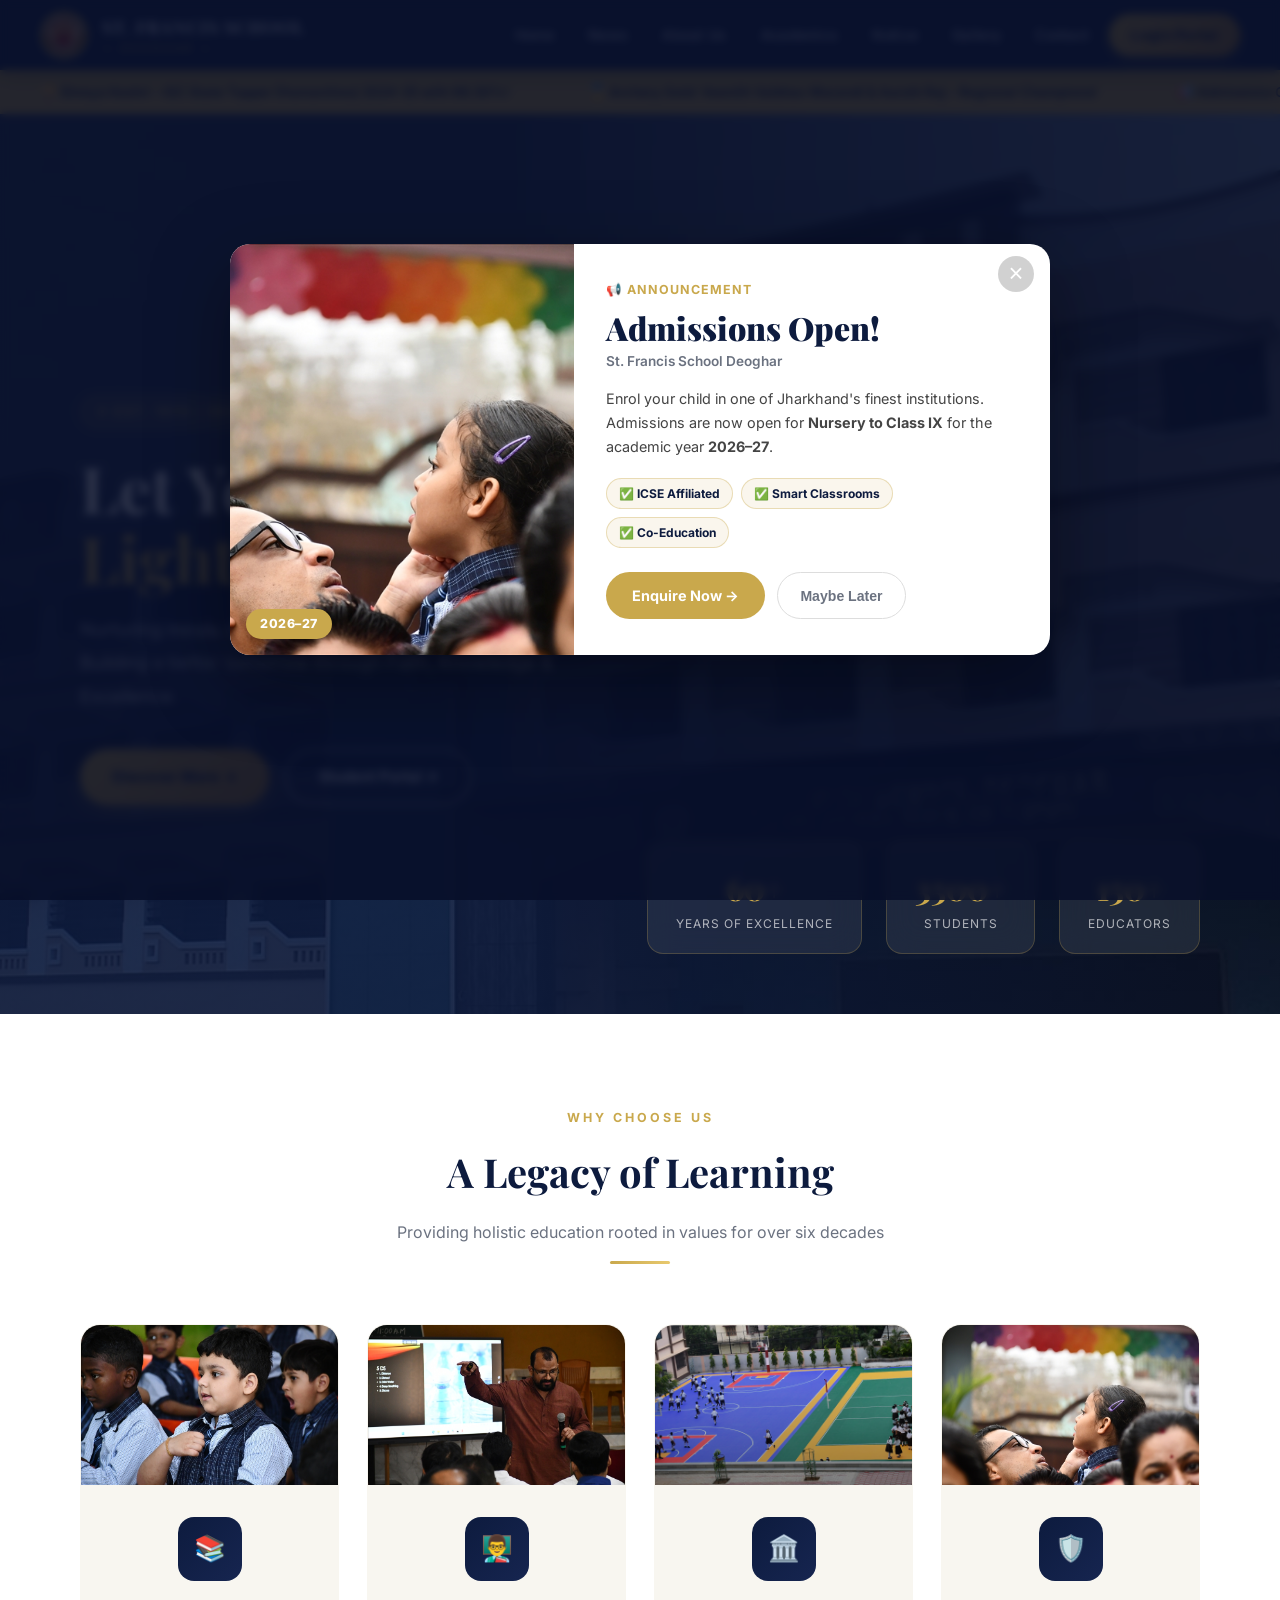
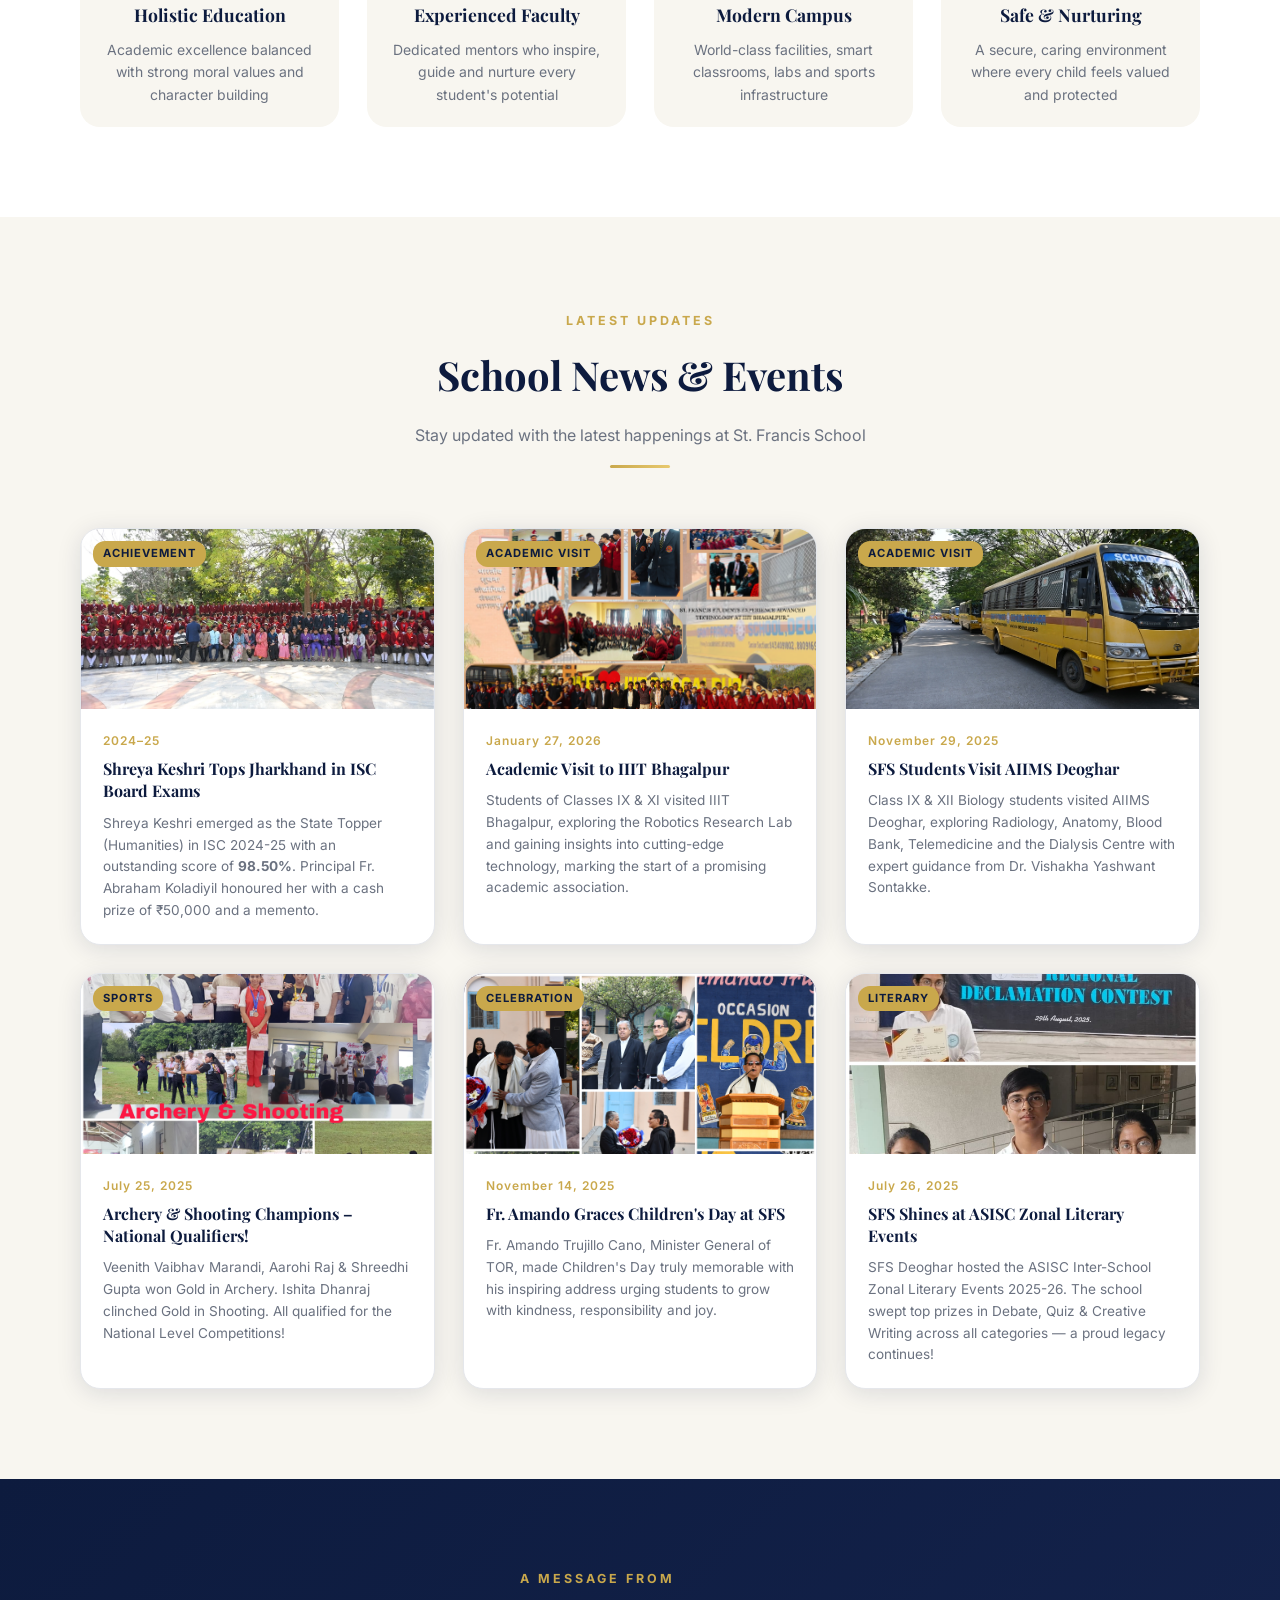
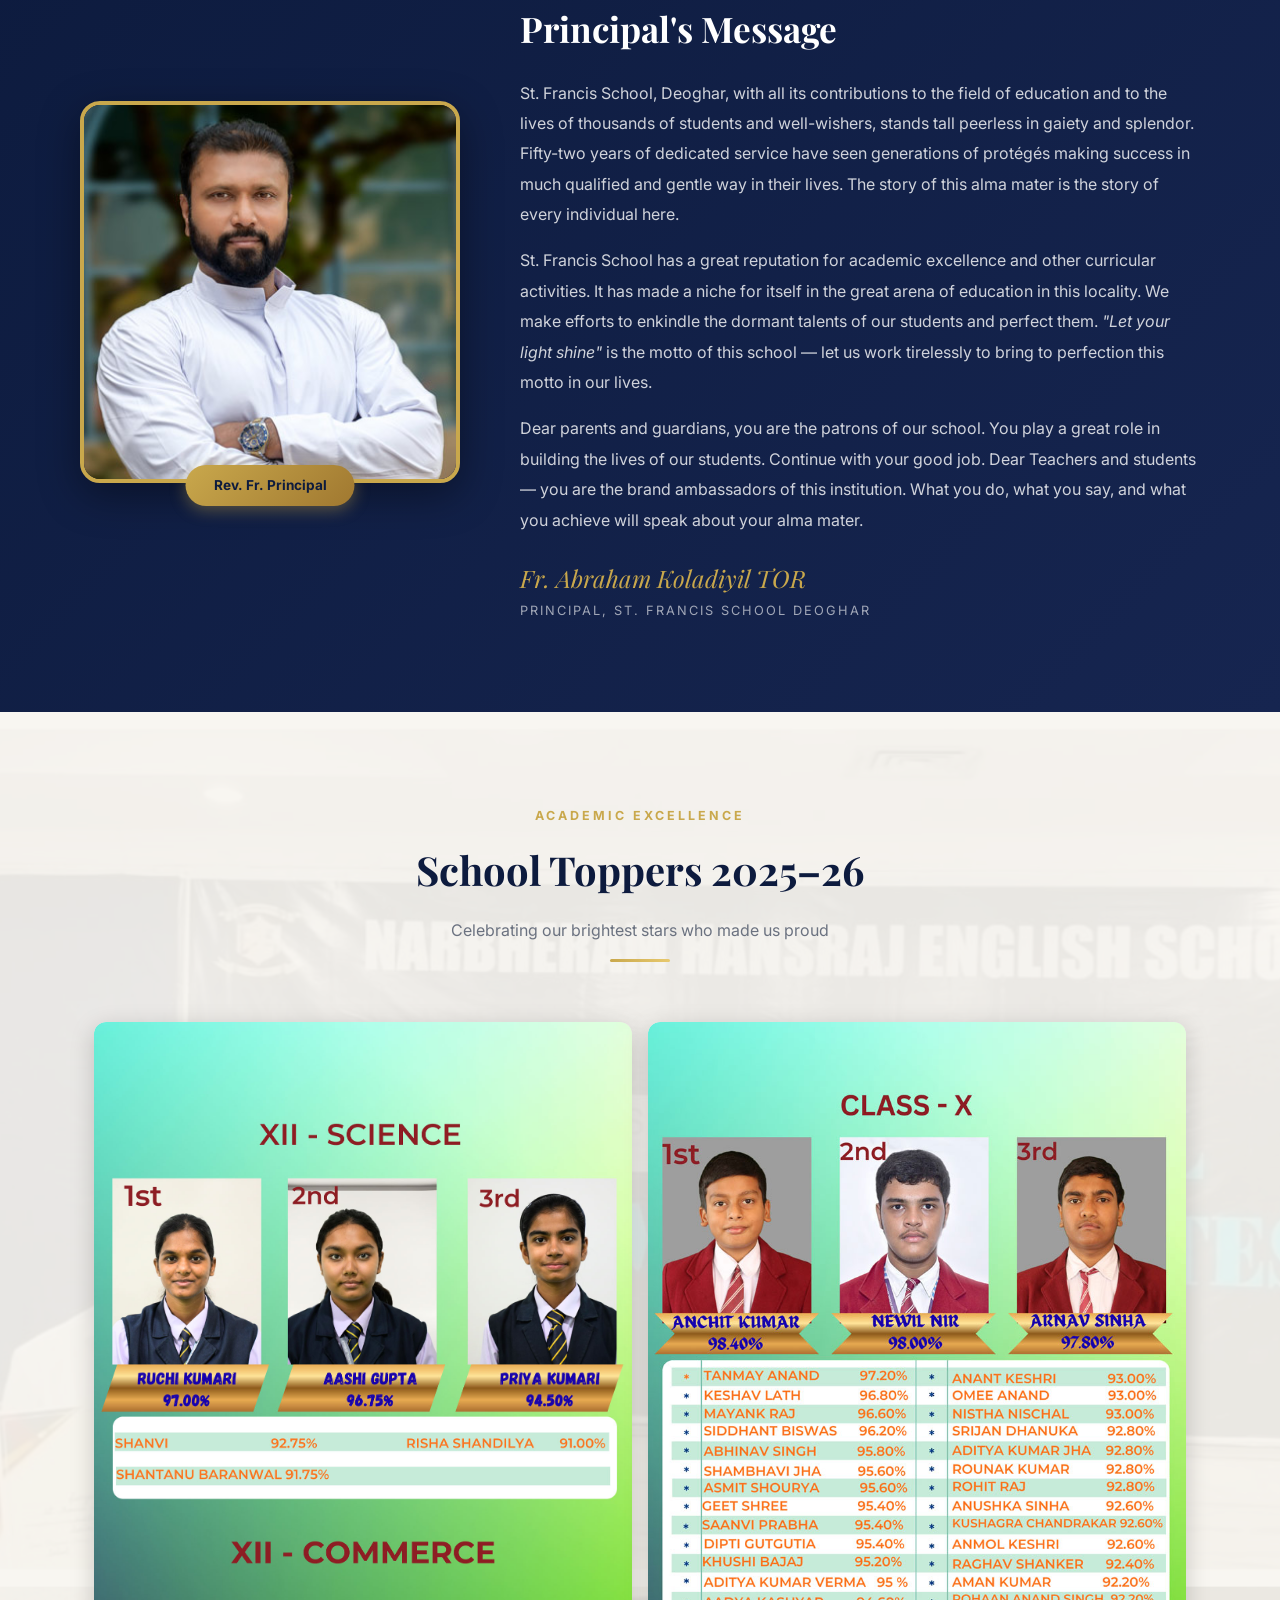
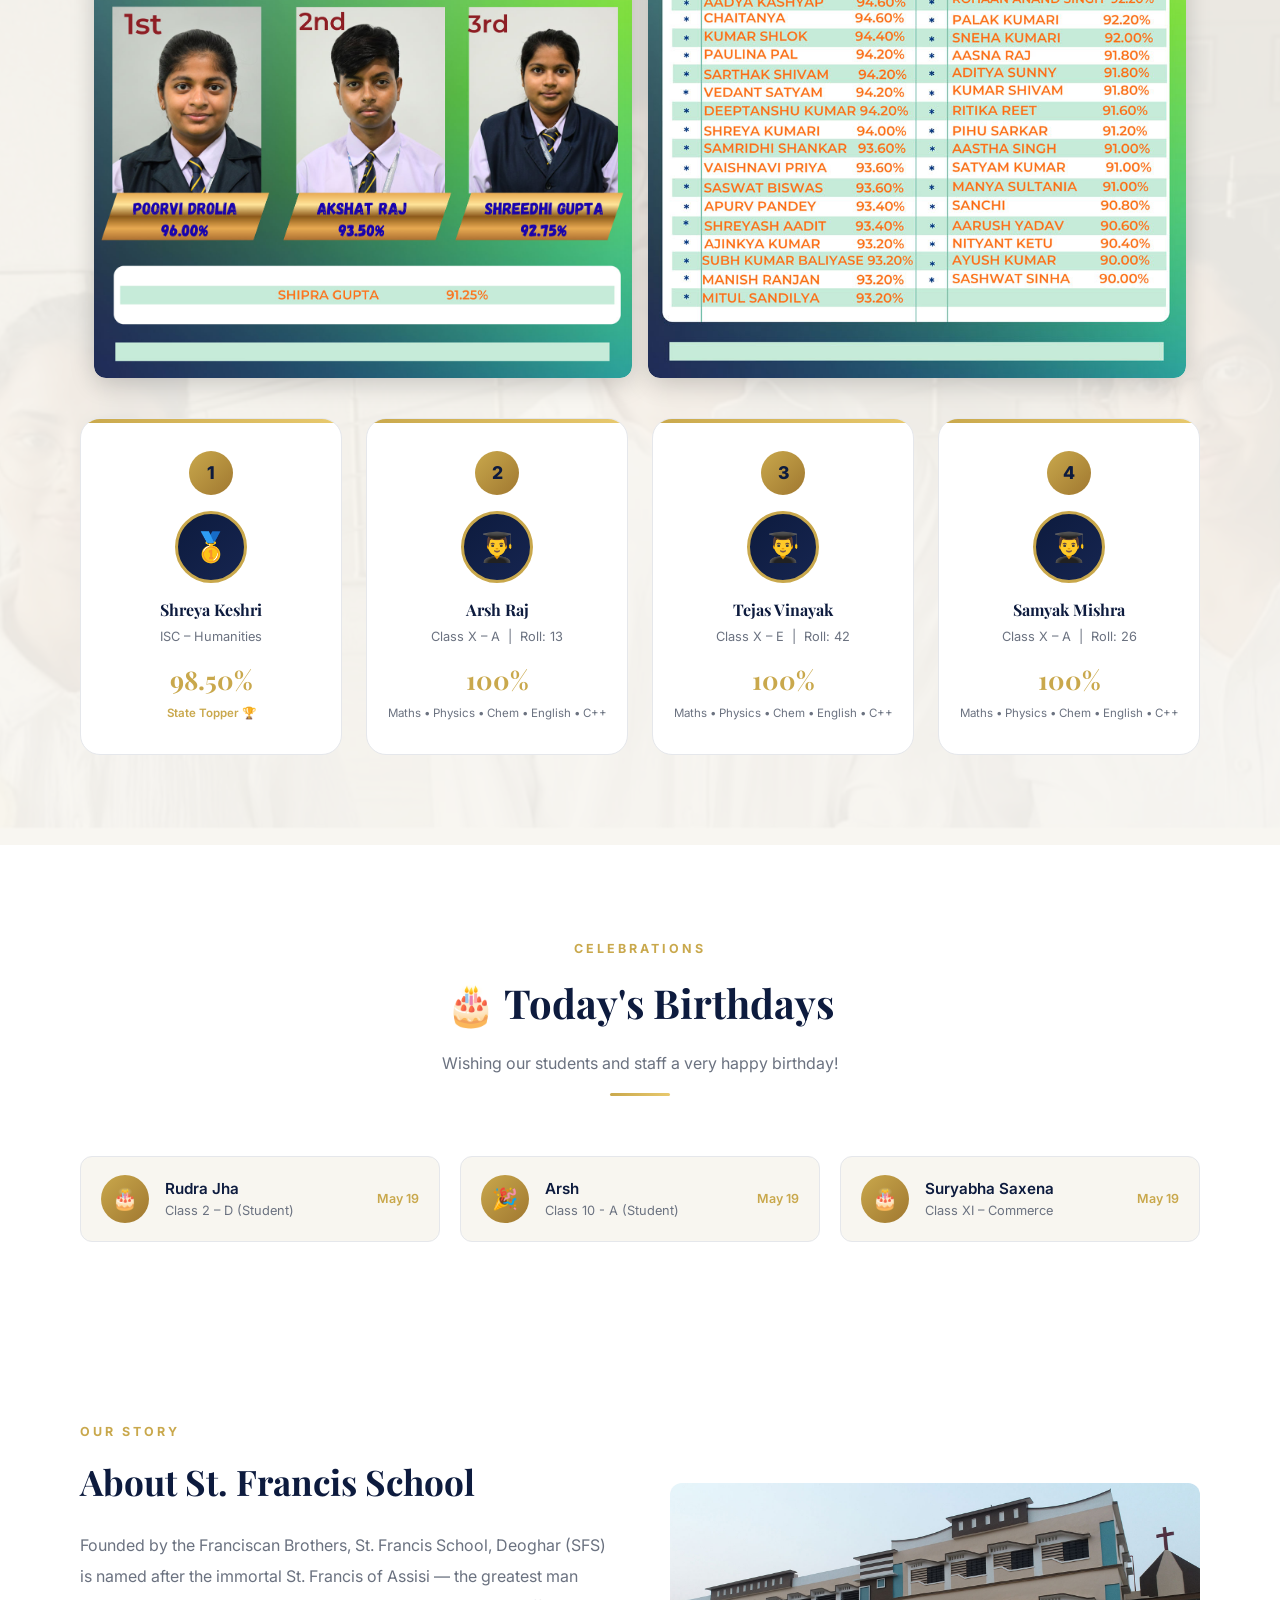
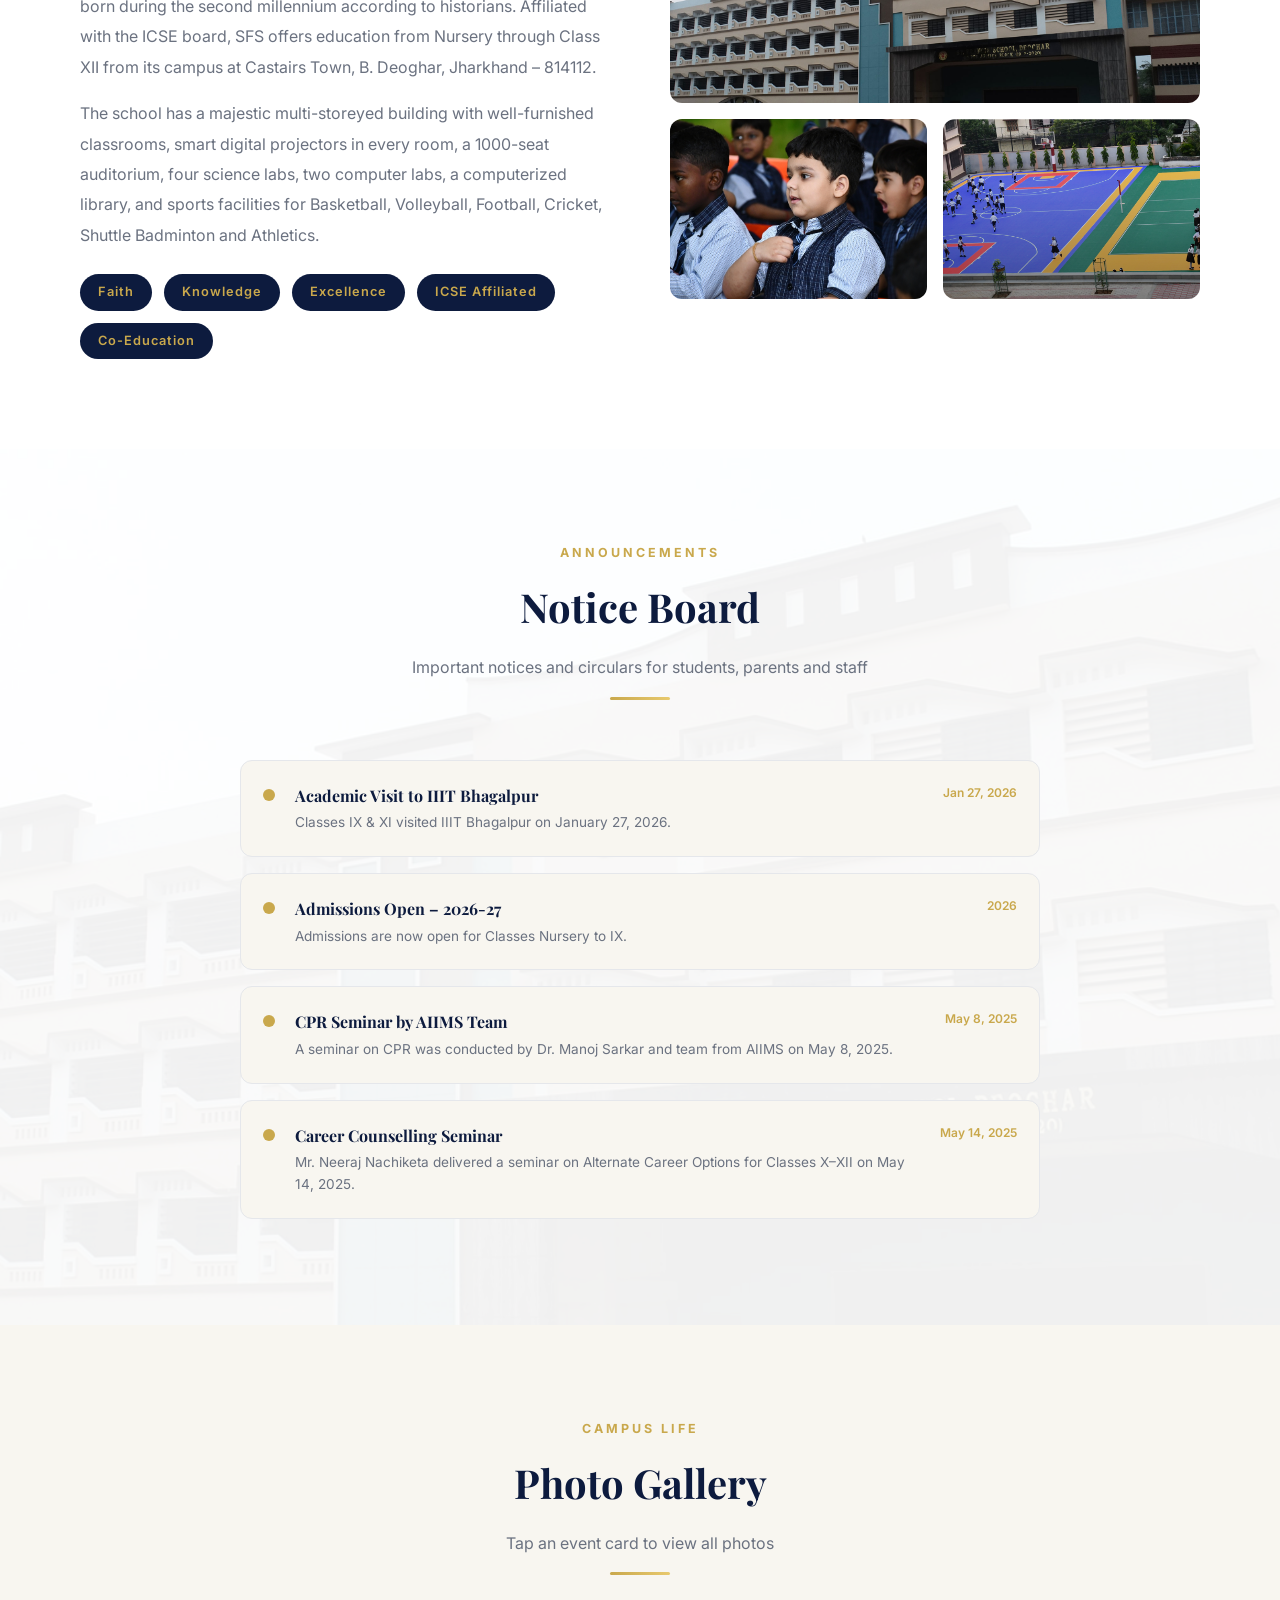
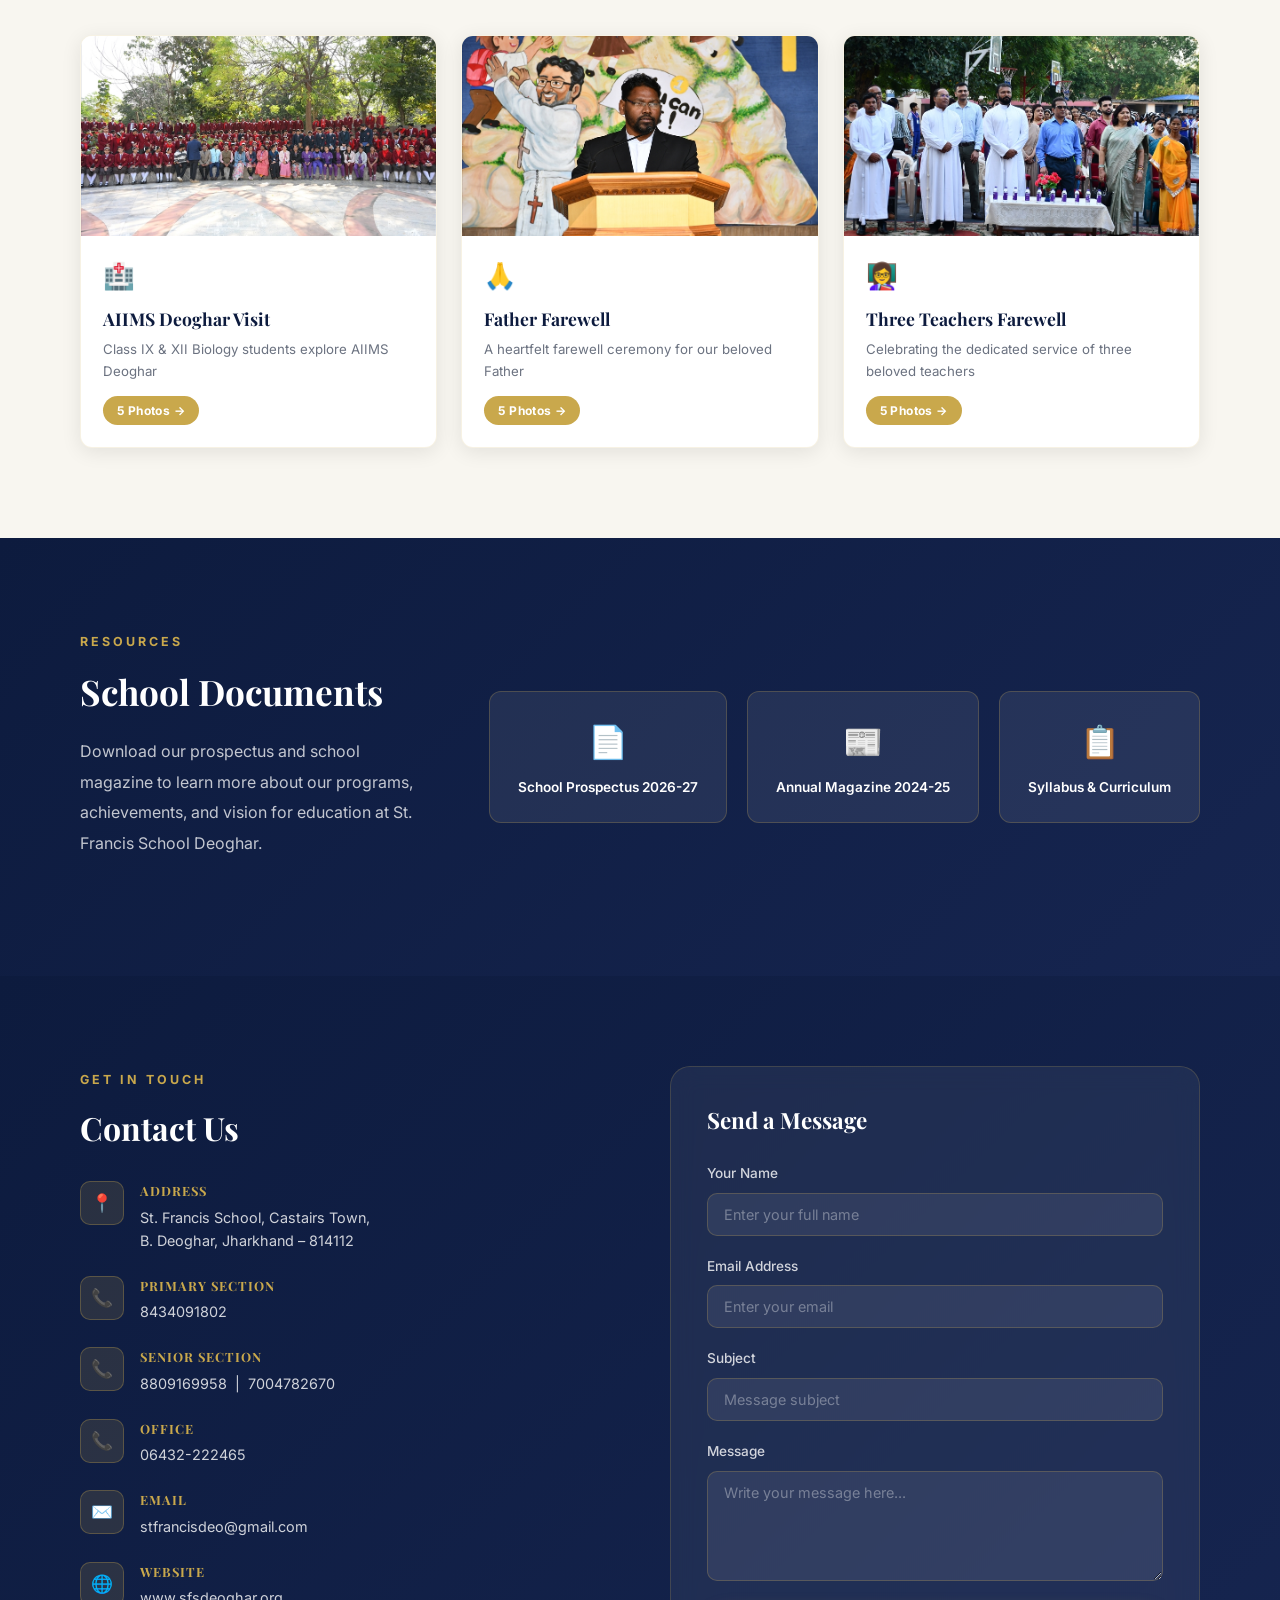
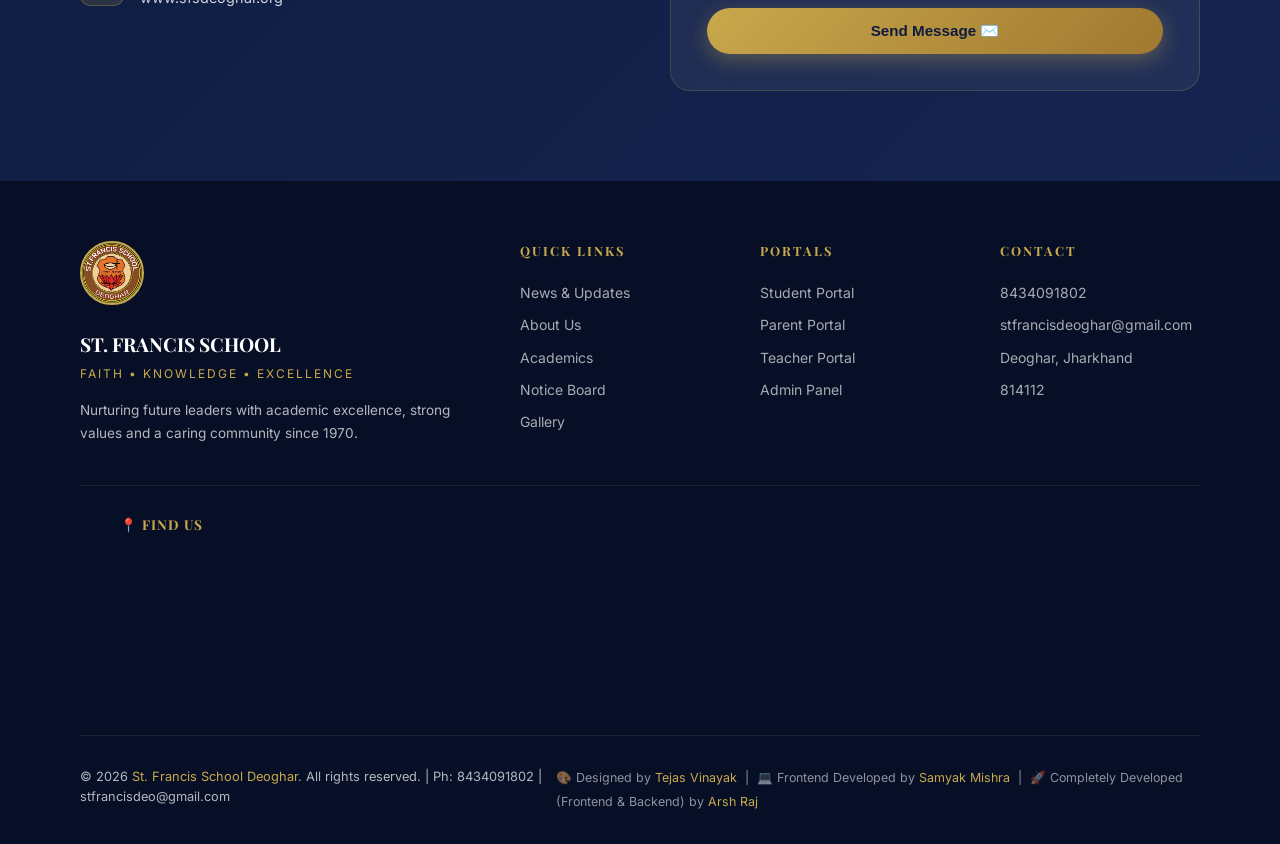
<file: index.html>
<!DOCTYPE html>
<html lang="en">

<head>
  <meta charset="UTF-8" />
  <meta name="viewport" content="width=device-width, initial-scale=1.0" />
  <title>St. Francis School Deoghar – Faith • Knowledge • Excellence</title>
  <meta name="keywords" content="St Francis School Deoghar, SFS Deoghar, ICSE school Jharkhand, St Francis Deoghar" />
  <meta name="description"
    content="St. Francis School Deoghar – Nurturing minds, inspiring hearts, building a better tomorrow." />
  <link rel="stylesheet" href="style.css" />
  <link rel="icon" href="PICS/LOGO.jpg" type="image/jpeg" />
  <script src="sfs-data.js"></script>
  <style>
    .hamburger {
      display: none;
      flex-direction: column;
      gap: 5px;
      cursor: pointer;
    }

    .hamburger span {
      width: 24px;
      height: 2px;
      background: var(--gold);
      border-radius: 2px;
    }

    @media(max-width:768px) {
      .hamburger {
        display: flex;
      }

      .nav-links.open {
        display: flex;
        flex-direction: column;
        position: fixed;
        top: 72px;
        left: 0;
        right: 0;
        background: var(--navy);
        padding: 20px;
        gap: 8px;
        border-top: 1px solid rgba(201, 168, 76, 0.3);
      }
    }

    .hero-bg {
      position: absolute;
      inset: 0;
      background: linear-gradient(to right, rgba(13, 27, 62, 0.88) 40%, rgba(13, 27, 62, 0.45) 100%), url('PICS/HERO-BACK.jpg') center/cover no-repeat;
    }

    .gallery-grid {
      display: grid;
      grid-template-columns: repeat(3, 1fr);
      gap: 20px;
    }

    .gallery-item {
      border-radius: var(--radius);
      overflow: hidden;
      aspect-ratio: 4/3;
      background: linear-gradient(135deg, var(--navy), #1a3a7c);
      display: flex;
      align-items: center;
      justify-content: center;
      font-size: 3rem;
      transition: var(--transition);
      cursor: pointer;
      position: relative;
    }

    .gallery-item img {
      position: absolute;
      inset: 0;
      width: 100%;
      height: 100%;
      object-fit: cover;
      transition: transform 0.4s ease;
    }

    .gallery-item:hover img {
      transform: scale(1.08);
    }

    .gallery-event-label {
      position: absolute;
      bottom: 0;
      left: 0;
      right: 0;
      background: linear-gradient(to top, rgba(13, 27, 62, 0.92), transparent);
      color: #fff;
      font-size: 0.8rem;
      font-weight: 700;
      padding: 18px 12px 10px;
      text-align: center;
      letter-spacing: 0.5px;
    }

    .feature-card-img {
      width: 100%;
      height: 160px;
      object-fit: cover;
      border-radius: var(--radius) var(--radius) 0 0;
      margin-bottom: 0;
    }

    .news-card-img img {
      width: 100%;
      height: 100%;
      object-fit: cover;
    }

    .topper-banners-row {
      display: flex;
      gap: 16px;
      justify-content: center;
      margin-bottom: 40px;
      flex-wrap: wrap;
    }

    .topper-banner {
      flex: 1 1 45%;
      max-width: 48%;
      border-radius: var(--radius);
      overflow: hidden;
      box-shadow: 0 6px 24px rgba(0, 0, 0, 0.18);
    }

    .topper-banner img {
      width: 100%;
      height: auto;
      display: block;
      border-radius: var(--radius);
    }

    @media(max-width:640px) {
      .topper-banner {
        max-width: 100%;
        flex: 1 1 100%;
      }
    }

    .toppers-section-bg {
      position: relative;
    }

    .toppers-section-bg::before {
      content: '';
      position: absolute;
      inset: 0;
      background: url('PICS/ACHIVEMENT.jpeg') center/cover no-repeat;
      opacity: 0.07;
      pointer-events: none;
      z-index: 0;
    }

    .toppers-section-bg>* {
      position: relative;
      z-index: 1;
    }

    .gallery-item:hover {
      transform: scale(1.03);
      box-shadow: var(--shadow-lg);
    }

    .prospectus-section {
      background: linear-gradient(135deg, var(--navy), var(--navy-light));
    }

    .prospectus-inner {
      display: flex;
      align-items: center;
      gap: 60px;
    }

    .prospectus-text h2 {
      color: var(--white);
      font-size: 2.2rem;
      margin-bottom: 16px;
    }

    .prospectus-text p {
      color: rgba(255, 255, 255, 0.75);
      line-height: 1.9;
      margin-bottom: 28px;
    }

    .doc-cards {
      display: flex;
      gap: 20px;
      flex-wrap: wrap;
    }

    .doc-card {
      background: rgba(255, 255, 255, 0.08);
      border: 1px solid rgba(201, 168, 76, 0.25);
      border-radius: var(--radius);
      padding: 24px 28px;
      text-align: center;
      transition: var(--transition);
      cursor: pointer;
      min-width: 140px;
    }

    .doc-card:hover {
      background: rgba(201, 168, 76, 0.1);
      border-color: var(--gold);
      transform: translateY(-4px);
    }

    .doc-card .doc-icon {
      font-size: 2rem;
      margin-bottom: 10px;
    }

    .doc-card p {
      color: var(--white);
      font-size: 0.85rem;
      font-weight: 600;
    }

    .gallery-tab {
      background: rgba(13, 27, 62, 0.08);
      border: 1.5px solid rgba(201, 168, 76, 0.3);
      border-radius: 50px;
      padding: 9px 22px;
      font-size: 0.85rem;
      font-weight: 700;
      color: var(--navy);
      cursor: pointer;
      transition: all 0.25s;
      letter-spacing: 0.4px;
    }

    .gallery-tab:hover {
      background: rgba(201, 168, 76, 0.15);
      border-color: var(--gold);
      color: var(--navy);
    }

    .gallery-tab.active {
      background: var(--gold);
      border-color: var(--gold);
      color: #fff;
      box-shadow: 0 4px 16px rgba(201, 168, 76, 0.35);
    }

    /* Event Cards */
    .event-cards-grid {
      display: grid;
      grid-template-columns: repeat(3, 1fr);
      gap: 24px;
    }

    @media(max-width:768px) {
      .event-cards-grid {
        grid-template-columns: 1fr;
      }
    }

    .event-card {
      background: var(--white);
      border-radius: var(--radius);
      overflow: hidden;
      box-shadow: 0 4px 20px rgba(0, 0, 0, 0.09);
      cursor: pointer;
      transition: transform 0.28s, box-shadow 0.28s;
      border: 1.5px solid rgba(201, 168, 76, 0.15);
    }

    .event-card:hover {
      transform: translateY(-6px);
      box-shadow: 0 12px 36px rgba(13, 27, 62, 0.16);
    }

    .event-card-thumb {
      height: 200px;
      overflow: hidden;
    }

    .event-card-thumb img {
      width: 100%;
      height: 100%;
      object-fit: cover;
      transition: transform 0.4s;
    }

    .event-card:hover .event-card-thumb img {
      transform: scale(1.06);
    }

    .event-card-body {
      padding: 20px 22px 22px;
    }

    .event-card-icon {
      font-size: 1.6rem;
      margin-bottom: 8px;
    }

    .event-card-body h3 {
      color: var(--navy);
      font-size: 1.1rem;
      font-weight: 700;
      margin-bottom: 6px;
    }

    .event-card-body p {
      color: var(--gray);
      font-size: 0.83rem;
      line-height: 1.6;
      margin-bottom: 14px;
    }

    .event-card-count {
      display: inline-block;
      background: var(--gold);
      color: #fff;
      font-size: 0.75rem;
      font-weight: 700;
      padding: 5px 14px;
      border-radius: 50px;
      letter-spacing: 0.4px;
    }

    /* Lightbox Modal */
    .gallery-modal {
      display: none;
      position: fixed;
      inset: 0;
      background: rgba(8, 15, 40, 0.92);
      z-index: 9999;
      overflow-y: auto;
      padding: 24px 16px;
    }

    .gallery-modal.open {
      display: flex;
      align-items: flex-start;
      justify-content: center;
    }

    .gallery-modal-inner {
      background: var(--white);
      border-radius: 16px;
      width: 100%;
      max-width: 900px;
      padding: 32px 28px;
      position: relative;
      margin: auto;
    }

    .modal-close {
      position: absolute;
      top: 14px;
      right: 18px;
      background: none;
      border: none;
      font-size: 2rem;
      color: var(--navy);
      cursor: pointer;
      line-height: 1;
      font-weight: 700;
    }

    .modal-close:hover {
      color: var(--gold);
    }

    .modal-title {
      color: var(--navy);
      font-size: 1.5rem;
      font-weight: 800;
      margin-bottom: 24px;
      padding-right: 40px;
    }

    .modal-photo-grid {
      display: grid;
      grid-template-columns: repeat(3, 1fr);
      gap: 14px;
    }

    @media(max-width:600px) {
      .modal-photo-grid {
        grid-template-columns: 1fr 1fr;
      }
    }

    .modal-photo-item {
      border-radius: 10px;
      overflow: hidden;
      aspect-ratio: 4/3;
    }

    .modal-photo-item img {
      width: 100%;
      height: 100%;
      object-fit: cover;
      display: block;
      transition: transform 0.3s;
    }

    .modal-photo-item:hover img {
      transform: scale(1.04);
    }

    /* Footer Map */
    .footer-map {
      padding: 28px 40px 0;
      border-top: 1px solid rgba(255, 255, 255, 0.08);
    }

    @media(max-width:768px) {
      .footer-map {
        padding: 24px 20px 0;
      }
    }

    /* Admission Popup */
    .adm-overlay {
      display: none;
      position: fixed;
      inset: 0;
      background: rgba(8, 15, 40, 0.85);
      z-index: 10000;
      align-items: center;
      justify-content: center;
      padding: 20px;
      backdrop-filter: blur(4px);
    }

    .adm-overlay.open {
      display: flex;
    }

    .adm-modal {
      background: var(--white);
      border-radius: 20px;
      overflow: hidden;
      max-width: 820px;
      width: 100%;
      display: flex;
      flex-direction: row;
      box-shadow: 0 24px 80px rgba(0, 0, 0, 0.4);
      position: relative;
      animation: adm-in 0.4s cubic-bezier(.22, .9, .36, 1) both;
    }

    @keyframes adm-in {
      from {
        opacity: 0;
        transform: scale(0.88) translateY(24px)
      }

      to {
        opacity: 1;
        transform: none
      }
    }

    .adm-close {
      position: absolute;
      top: 12px;
      right: 16px;
      background: rgba(0, 0, 0, 0.18);
      border: none;
      color: #fff;
      font-size: 1.6rem;
      line-height: 1;
      width: 36px;
      height: 36px;
      border-radius: 50%;
      cursor: pointer;
      z-index: 2;
      display: flex;
      align-items: center;
      justify-content: center;
      transition: background 0.2s;
    }

    .adm-close:hover {
      background: rgba(0, 0, 0, 0.45);
    }

    .adm-img-wrap {
      position: relative;
      flex: 0 0 42%;
      overflow: hidden;
    }

    .adm-img-wrap img {
      width: 100%;
      height: 100%;
      object-fit: cover;
      display: block;
    }

    .adm-img-badge {
      position: absolute;
      bottom: 16px;
      left: 16px;
      background: var(--gold);
      color: #fff;
      font-size: 0.78rem;
      font-weight: 800;
      padding: 5px 14px;
      border-radius: 50px;
      letter-spacing: 0.5px;
    }

    .adm-body {
      padding: 36px 32px;
      flex: 1;
      display: flex;
      flex-direction: column;
      justify-content: center;
    }

    .adm-tag {
      font-size: 0.78rem;
      font-weight: 700;
      color: var(--gold);
      letter-spacing: 1px;
      text-transform: uppercase;
      margin-bottom: 10px;
    }

    .adm-title {
      font-size: 2rem;
      font-weight: 900;
      color: var(--navy);
      margin-bottom: 4px;
      line-height: 1.15;
    }

    .adm-sub {
      font-size: 0.85rem;
      color: var(--gray);
      font-weight: 600;
      margin-bottom: 14px;
    }

    .adm-desc {
      font-size: 0.9rem;
      color: #444;
      line-height: 1.7;
      margin-bottom: 18px;
    }

    .adm-highlights {
      display: flex;
      flex-wrap: wrap;
      gap: 8px;
      margin-bottom: 24px;
    }

    .adm-highlights span {
      background: rgba(201, 168, 76, 0.1);
      border: 1px solid rgba(201, 168, 76, 0.35);
      color: var(--navy);
      font-size: 0.75rem;
      font-weight: 700;
      padding: 5px 12px;
      border-radius: 50px;
    }

    .adm-actions {
      display: flex;
      gap: 12px;
      flex-wrap: wrap;
    }

    .adm-btn-primary {
      background: var(--gold);
      color: #fff;
      border: none;
      padding: 12px 26px;
      border-radius: 50px;
      font-weight: 700;
      font-size: 0.9rem;
      cursor: pointer;
      text-decoration: none;
      transition: opacity 0.2s;
      display: inline-block;
    }

    .adm-btn-primary:hover {
      opacity: 0.88;
    }

    .adm-btn-ghost {
      background: transparent;
      color: var(--gray);
      border: 1.5px solid #ddd;
      padding: 12px 22px;
      border-radius: 50px;
      font-weight: 600;
      font-size: 0.88rem;
      cursor: pointer;
      transition: border-color 0.2s;
    }

    .adm-btn-ghost:hover {
      border-color: var(--navy);
      color: var(--navy);
    }

    @media(max-width:600px) {
      .adm-modal {
        flex-direction: column;
      }

      .adm-img-wrap {
        flex: 0 0 200px;
        height: 200px;
      }

      .adm-body {
        padding: 24px 20px;
      }

      .adm-title {
        font-size: 1.5rem;
      }
    }
  </style>
</head>

<body>

  <!-- NAVBAR -->
  <nav class="navbar">
    <div class="brand">
      <img src="PICS/LOGO.jpg" alt="St. Francis School Logo" />
      <div class="brand-text">
        <div class="name">ST. FRANCIS SCHOOL</div>
        <div class="sub">— Deoghar —</div>
      </div>
    </div>
    <div class="nav-links" id="navLinks">
      <a href="#home" class="active">Home</a>
      <a href="#news">News</a>
      <a href="#principal">About Us</a>
      <a href="#toppers">Academics</a>
      <a href="#notice">Notice</a>
      <a href="#gallery">Gallery</a>
      <a href="#contact">Contact</a>
      <a href="login.html" class="btn-login">Login Portal</a>
    </div>
    <div class="hamburger" onclick="toggleNav()">
      <span></span><span></span><span></span>
    </div>
  </nav>

  <!-- TICKER -->
  <div class="ticker" style="margin-top:72px;">
    <div class="ticker-inner">
      <span>🏆 Shreya Keshri – ISC State Topper (Humanities) 2024-25 with 98.50%!</span>
      <span>🥇 Archery Gold: Veenith Vaibhav Marandi & Aarohi Raj – Regional Champions!</span>
      <span>📢 Admissions Open for 2026-27 – Visit School Office</span>
      <span>🎯 Shooting Gold: Ishita Dhanraj – All qualified for Nationals!</span>
      <span>🏛️ Academic Visit to IIIT Bhagalpur & AIIMS Deoghar</span>
      <span>🌟 UPSC Success: Ayush Venkat Vats (2014 Batch) – Rank 74!</span>
      <span>🏆 Shreya Keshri – ISC State Topper (Humanities) 2024-25 with 98.50%!</span>
      <span>🥇 Archery Gold: Veenith Vaibhav Marandi & Aarohi Raj – Regional Champions!</span>
      <span>📢 Admissions Open for 2026-27 – Visit School Office</span>
      <span>🎯 Shooting Gold: Ishita Dhanraj – All qualified for Nationals!</span>
    </div>
  </div>

  <!-- HERO -->
  <section class="hero" id="home">
    <div class="hero-bg"></div>
    <div class="hero-content fade-in">
      <div class="hero-badge">✦ Est. 1970 • Deoghar, Jharkhand</div>
      <h1>Let Your<br /><span>Light Shine</span></h1>
      <p>Nurturing minds. Inspiring hearts.<br />Building a better tomorrow through Faith, Knowledge & Excellence.</p>
      <div class="hero-btns">
        <a href="#about" class="btn-primary">Discover More →</a>
        <a href="login.html" class="btn-outline">Student Portal ↗</a>
      </div>
    </div>
    <div class="hero-stats">
      <div class="stat-card">
        <div class="num">60+</div>
        <div class="label">Years of Excellence</div>
      </div>
      <div class="stat-card">
        <div class="num">3500+</div>
        <div class="label">Students</div>
      </div>
      <div class="stat-card">
        <div class="num">150+</div>
        <div class="label">Educators</div>
      </div>
    </div>
  </section>

  <!-- FEATURES -->
  <section class="features section">
    <div class="section-header">
      <div class="section-tag">Why Choose Us</div>
      <h2>A Legacy of Learning</h2>
      <p>Providing holistic education rooted in values for over six decades</p>
      <div class="divider"></div>
    </div>
    <div class="features-grid">
      <div class="feature-card" style="padding:0;overflow:hidden;">
        <img src="PICS/LOL/HE.jpg" alt="Holistic Education at SFS" class="feature-card-img" />
        <div style="padding:24px 20px 20px;">
          <div class="feature-icon">📚</div>
          <h3>Holistic Education</h3>
          <p>Academic excellence balanced with strong moral values and character building</p>
        </div>
      </div>
      <div class="feature-card" style="padding:0;overflow:hidden;">
        <img src="PICS/LOL/EF.jpg" alt="Experienced Faculty at SFS" class="feature-card-img" />
        <div style="padding:24px 20px 20px;">
          <div class="feature-icon">👨‍🏫</div>
          <h3>Experienced Faculty</h3>
          <p>Dedicated mentors who inspire, guide and nurture every student's potential</p>
        </div>
      </div>
      <div class="feature-card" style="padding:0;overflow:hidden;">
        <img src="PICS/LOL/me.png" alt="Modern Campus at SFS" class="feature-card-img" />
        <div style="padding:24px 20px 20px;">
          <div class="feature-icon">🏛️</div>
          <h3>Modern Campus</h3>
          <p>World-class facilities, smart classrooms, labs and sports infrastructure</p>
        </div>
      </div>
      <div class="feature-card" style="padding:0;overflow:hidden;">
        <img src="PICS/LOL/SAFE.jpg" alt="Safe and Nurturing Environment at SFS" class="feature-card-img" />
        <div style="padding:24px 20px 20px;">
          <div class="feature-icon">🛡️</div>
          <h3>Safe &amp; Nurturing</h3>
          <p>A secure, caring environment where every child feels valued and protected</p>
        </div>
      </div>
    </div>
  </section>

  <!-- NEWS -->
  <section class="section" id="news" style="background:var(--off-white);">
    <div class="section-header">
      <div class="section-tag">Latest Updates</div>
      <h2>School News & Events</h2>
      <p>Stay updated with the latest happenings at St. Francis School</p>
      <div class="divider"></div>
    </div>
    <div class="news-grid">
      <div class="news-card">
        <div class="news-card-img" style="background:linear-gradient(135deg,#0d1b3e,#1a3a7c);overflow:hidden;">
          <img src="PICS/AIIMS(900)/A.jpg" alt="AIIMS Visit" style="width:100%;height:100%;object-fit:cover;" />
          <div class="news-badge">Achievement</div>
        </div>
        <div class="news-body">
          <div class="news-date">2024–25</div>
          <h3>Shreya Keshri Tops Jharkhand in ISC Board Exams</h3>
          <p>Shreya Keshri emerged as the State Topper (Humanities) in ISC 2024-25 with an outstanding score of
            <strong>98.50%</strong>. Principal Fr. Abraham Koladiyil honoured her with a cash prize of ₹50,000 and a
            memento.
          </p>
        </div>
      </div>
      <div class="news-card">
        <div class="news-card-img" style="background:linear-gradient(135deg,#1a2d6b,#2a4a9c);overflow:hidden;">
          <img src="PICS/IIIT.png" alt="IIIT Visit" style="width:100%;height:100%;object-fit:cover;" />
          <div class="news-badge">Academic Visit</div>
        </div>
        <div class="news-body">
          <div class="news-date">January 27, 2026</div>
          <h3>Academic Visit to IIIT Bhagalpur</h3>
          <p>Students of Classes IX &amp; XI visited IIIT Bhagalpur, exploring the Robotics Research Lab and gaining
            insights into cutting-edge technology, marking the start of a promising academic association.</p>
        </div>
      </div>
      <div class="news-card">
        <div class="news-card-img" style="background:linear-gradient(135deg,#0d2b1e,#0f4a32);overflow:hidden;">
          <img src="PICS/AIIMS(900)/A2.jpg" alt="AIIMS Deoghar Visit"
            style="width:100%;height:100%;object-fit:cover;" />
          <div class="news-badge">Academic Visit</div>
        </div>
        <div class="news-body">
          <div class="news-date">November 29, 2025</div>
          <h3>SFS Students Visit AIIMS Deoghar</h3>
          <p>Class IX &amp; XII Biology students visited AIIMS Deoghar, exploring Radiology, Anatomy, Blood Bank,
            Telemedicine and the Dialysis Centre with expert guidance from Dr. Vishakha Yashwant Sontakke.</p>
        </div>
      </div>
      <div class="news-card">
        <div class="news-card-img" style="background:linear-gradient(135deg,#3d1a00,#7a3600);overflow:hidden;">
          <img src="PICS/ARCHARY AND SHOOTING.jpeg" alt="Archery and Shooting Champions"
            style="width:100%;height:100%;object-fit:cover;" />
          <div class="news-badge">Sports</div>
        </div>
        <div class="news-body">
          <div class="news-date">July 25, 2025</div>
          <h3>Archery &amp; Shooting Champions – National Qualifiers!</h3>
          <p>Veenith Vaibhav Marandi, Aarohi Raj &amp; Shreedhi Gupta won Gold in Archery. Ishita Dhanraj clinched Gold
            in Shooting. All qualified for the National Level Competitions!</p>
        </div>
      </div>
      <div class="news-card">
        <div class="news-card-img" style="background:linear-gradient(135deg,#1a0d2d,#3a1a5a);overflow:hidden;">
          <img src="PICS/REHMAN DAKAIT.jpg" alt="Fr. Amando at SFS"
            style="width:100%;height:100%;object-fit:cover;object-position:top;" />
          <div class="news-badge">Celebration</div>
        </div>
        <div class="news-body">
          <div class="news-date">November 14, 2025</div>
          <h3>Fr. Amando Graces Children's Day at SFS</h3>
          <p>Fr. Amando Trujillo Cano, Minister General of TOR, made Children's Day truly memorable with his inspiring
            address urging students to grow with kindness, responsibility and joy.</p>
        </div>
      </div>
      <div class="news-card">
        <div class="news-card-img" style="background:linear-gradient(135deg,#1a1a0d,#3a3a00);overflow:hidden;">
          <img src="PICS/ACHIVEMENT.jpeg" alt="ASISC Zonal Literary Events"
            style="width:100%;height:100%;object-fit:cover;" />
          <div class="news-badge">Literary</div>
        </div>
        <div class="news-body">
          <div class="news-date">July 26, 2025</div>
          <h3>SFS Shines at ASISC Zonal Literary Events</h3>
          <p>SFS Deoghar hosted the ASISC Inter-School Zonal Literary Events 2025-26. The school swept top prizes in
            Debate, Quiz &amp; Creative Writing across all categories — a proud legacy continues!</p>
        </div>
      </div>
    </div>
  </section>

  <!-- PRINCIPAL -->
  <section class="principal-section section" id="principal">
    <div class="principal-inner">
      <div class="principal-img-wrap">
        <img src="PICS/principal.jpg" alt="Principal of St. Francis School Deoghar" />
        <div class="principal-badge">Rev. Fr. Principal</div>
      </div>
      <div class="principal-content">
        <div class="section-tag">A Message From</div>
        <h2>Principal's Message</h2>
        <p>St. Francis School, Deoghar, with all its contributions to the field of education and to the lives of
          thousands of students and well-wishers, stands tall peerless in gaiety and splendor. Fifty-two years of
          dedicated service have seen generations of protégés making success in much qualified and gentle way in their
          lives. The story of this alma mater is the story of every individual here.</p>
        <p>St. Francis School has a great reputation for academic excellence and other curricular activities. It has
          made a niche for itself in the great arena of education in this locality. We make efforts to enkindle the
          dormant talents of our students and perfect them. <em>"Let your light shine"</em> is the motto of this school
          — let us work tirelessly to bring to perfection this motto in our lives.</p>
        <p>Dear parents and guardians, you are the patrons of our school. You play a great role in building the lives of
          our students. Continue with your good job. Dear Teachers and students — you are the brand ambassadors of this
          institution. What you do, what you say, and what you achieve will speak about your alma mater.</p>
        <div class="principal-sig">Fr. Abraham Koladiyil TOR</div>
        <div class="principal-sig-sub">Principal, St. Francis School Deoghar</div>
      </div>
    </div>
  </section>

  <!-- TOPPERS -->
  <section class="section toppers-section-bg" id="toppers">
    <div class="section-header">
      <div class="section-tag">Academic Excellence</div>
      <h2>School Toppers 2025–26</h2>
      <p>Celebrating our brightest stars who made us proud</p>
      <div class="divider"></div>
    </div>
    <!-- Toppers Banners -->
    <div class="topper-banners-row">
      <div class="topper-banner">
        <img src="PICS/toppers - 11th &amp; 12th.jpg" alt="Class 11th and 12th Toppers Banner – SFS Deoghar" />
      </div>
      <div class="topper-banner">
        <img src="PICS/X TOPPER.jpg" alt="Class 10th ICSE 2026 Toppers Banner – SFS Deoghar" />
      </div>
    </div>
    <div class="toppers-grid">
      <div class="topper-card">
        <div class="topper-rank">1</div>
        <div class="topper-avatar">🥇</div>
        <h3>Shreya Keshri</h3>
        <div class="topper-class">ISC – Humanities</div>
        <div class="topper-pct">98.50%</div>
        <div style="font-size:0.72rem;color:var(--gold);font-weight:600;margin-top:4px;">State Topper 🏆</div>
      </div>
      <div class="topper-card">
        <div class="topper-rank">2</div>
        <div class="topper-avatar">👨‍🎓</div>
        <h3>Arsh Raj</h3>
        <div class="topper-class">Class X – A &nbsp;|&nbsp; Roll: 13</div>
        <div class="topper-pct">100%</div>
        <div style="font-size:0.72rem;color:var(--gray);margin-top:4px;">Maths • Physics • Chem • English • C++</div>
      </div>
      <div class="topper-card">
        <div class="topper-rank">3</div>
        <div class="topper-avatar">👨‍🎓</div>
        <h3>Tejas Vinayak</h3>
        <div class="topper-class">Class X – E &nbsp;|&nbsp; Roll: 42</div>
        <div class="topper-pct">100%</div>
        <div style="font-size:0.72rem;color:var(--gray);margin-top:4px;">Maths • Physics • Chem • English • C++</div>
      </div>
      <div class="topper-card">
        <div class="topper-rank">4</div>
        <div class="topper-avatar">👨‍🎓</div>
        <h3>Samyak Mishra</h3>
        <div class="topper-class">Class X – A &nbsp;|&nbsp; Roll: 26</div>
        <div class="topper-pct">100%</div>
        <div style="font-size:0.72rem;color:var(--gray);margin-top:4px;">Maths • Physics • Chem • English • C++</div>
      </div>
    </div>
  </section>

  <!-- BIRTHDAYS -->
  <section class="birthdays section" id="birthdays">
    <div class="section-header">
      <div class="section-tag">Celebrations</div>
      <h2>🎂 Today's Birthdays</h2>
      <p>Wishing our students and staff a very happy birthday!</p>
      <div class="divider"></div>
    </div>
    <div class="birthday-list">
      <div class="birthday-item">
        <div class="bday-icon">🎂</div>
        <div>
          <div class="bday-name">Rudra Jha</div>
          <div class="bday-class">Class 2 – D (Student)</div>
        </div>
        <div class="bday-date">May 19</div>
      </div>
      <div class="birthday-item">
        <div class="bday-icon">🎉</div>
        <div>
          <div class="bday-name">Arsh</div>
          <div class="bday-class">Class 10 - A (Student)</div>
        </div>
        <div class="bday-date">May 19</div>
      </div>
      <div class="birthday-item">
        <div class="bday-icon">🎂</div>
        <div>
          <div class="bday-name">Suryabha Saxena</div>
          <div class="bday-class">Class XI – Commerce</div>
        </div>
        <div class="bday-date">May 19</div>
      </div>
    </div>
  </section>

  <!-- ABOUT -->
  <section class="section" id="about" style="background:var(--white);">
    <div class="about-inner">
      <div class="about-content">
        <div class="section-tag">Our Story</div>
        <h2>About St. Francis School</h2>
        <p>Founded by the Franciscan Brothers, St. Francis School, Deoghar (SFS) is named after the immortal St. Francis
          of Assisi — the greatest man born during the second millennium according to historians. Affiliated with the
          ICSE board, SFS offers education from Nursery through Class XII from its campus at Castairs Town, B. Deoghar,
          Jharkhand – 814112.</p>
        <p>The school has a majestic multi-storeyed building with well-furnished classrooms, smart digital projectors in
          every room, a 1000-seat auditorium, four science labs, two computer labs, a computerized library, and sports
          facilities for Basketball, Volleyball, Football, Cricket, Shuttle Badminton and Athletics.</p>
        <div class="about-values">
          <span class="value-tag">Faith</span>
          <span class="value-tag">Knowledge</span>
          <span class="value-tag">Excellence</span>
          <span class="value-tag">ICSE Affiliated</span>
          <span class="value-tag">Co-Education</span>
        </div>
      </div>
      <div class="about-img-grid">
        <div class="about-img-item" style="padding:0;overflow:hidden;"><img src="PICS/HERO-BACK.jpg" alt="SFS Campus"
            style="width:100%;height:100%;object-fit:cover;" /></div>
        <div class="about-img-item" style="padding:0;overflow:hidden;"><img src="PICS/LOL/HE.jpg" alt="SFS Education"
            style="width:100%;height:100%;object-fit:cover;" /></div>
        <div class="about-img-item" style="padding:0;overflow:hidden;"><img src="PICS/LOL/me.png" alt="SFS Sports"
            style="width:100%;height:100%;object-fit:cover;" /></div>
      </div>
    </div>
  </section>

  <!-- NOTICE -->
  <section class="notice-section section" id="notice" style="position:relative;overflow:hidden;">
    <div
      style="position:absolute;inset:0;background:url('PICS/HERO-BACK.jpg') center/cover no-repeat;opacity:0.06;pointer-events:none;z-index:0;">
    </div>
    <div class="section-header" style="position:relative;z-index:1;">
      <div class="section-tag">Announcements</div>
      <h2>Notice Board</h2>
      <p>Important notices and circulars for students, parents and staff</p>
      <div class="divider"></div>
    </div>
    <div class="notice-list" id="dynamicNoticeList" style="position:relative;z-index:1;">
      <div class="notice-item"><div class="notice-dot"></div><div class="notice-content"><h4>Academic Visit to IIIT Bhagalpur</h4><p>Classes IX &amp; XI visited IIIT Bhagalpur on January 27, 2026.</p></div><div class="notice-date">Jan 27, 2026</div></div>
      <div class="notice-item"><div class="notice-dot"></div><div class="notice-content"><h4>Admissions Open – 2026-27</h4><p>Admissions are now open for Classes Nursery to IX.</p></div><div class="notice-date">2026</div></div>
      <div class="notice-item"><div class="notice-dot"></div><div class="notice-content"><h4>CPR Seminar by AIIMS Team</h4><p>A seminar on CPR was conducted by Dr. Manoj Sarkar and team from AIIMS on May 8, 2025.</p></div><div class="notice-date">May 8, 2025</div></div>
      <div class="notice-item"><div class="notice-dot"></div><div class="notice-content"><h4>Career Counselling Seminar</h4><p>Mr. Neeraj Nachiketa delivered a seminar on Alternate Career Options for Classes X–XII on May 14, 2025.</p></div><div class="notice-date">May 14, 2025</div></div>
    </div>
  </section>
  <script>
  (async function loadAdminNotices(){
    if(typeof fbGet !== 'function') return;
    const data = await fbGet('notices');
    if(!data) return;
    const list = document.getElementById('dynamicNoticeList');
    if(!list) return;
    const entries = Object.entries(data).sort((a,b)=>b[0].localeCompare(a[0]));
    entries.forEach(([key,n], idx)=>{
      const div = document.createElement('div');
      div.className = 'notice-item';
      const badge = idx===0 ? '<span style="background:var(--gold);color:var(--navy);font-size:0.62rem;font-weight:800;padding:2px 8px;border-radius:10px;letter-spacing:1px;vertical-align:middle;margin-left:8px;">NEW</span>' : '';
      if(idx===0) div.style.cssText='background:linear-gradient(135deg,rgba(201,168,76,0.15),rgba(201,168,76,0.04));border-left:4px solid var(--gold);border-radius:12px;';
      div.innerHTML=`<div class="notice-dot" style="${idx===0?'background:var(--gold);':''}"></div><div class="notice-content"><h4>${n.title}${badge}</h4><p>${n.content}</p></div><div class="notice-date">${n.date||n.postedAt||''}</div>`;
      list.insertBefore(div, list.firstChild);
    });
  })();
  </script>

  <!-- GALLERY -->
  <section class="section" id="gallery" style="background:var(--off-white);">
    <div class="section-header">
      <div class="section-tag">Campus Life</div>
      <h2>Photo Gallery</h2>
      <p>Tap an event card to view all photos</p>
      <div class="divider"></div>
    </div>
    <!-- Event Cards -->
    <div class="event-cards-grid">
      <div class="event-card" onclick="openLightbox('aiims')">
        <div class="event-card-thumb"><img src="PICS/AIIMS(900)/A.jpg" alt="AIIMS Visit" /></div>
        <div class="event-card-body">
          <div class="event-card-icon">🏥</div>
          <h3>AIIMS Deoghar Visit</h3>
          <p>Class IX &amp; XII Biology students explore AIIMS Deoghar</p>
          <span class="event-card-count">5 Photos →</span>
        </div>
      </div>
      <div class="event-card" onclick="openLightbox('father')">
        <div class="event-card-thumb"><img src="PICS/FATHER FAREWELL/X1.jpg" alt="Father Farewell" /></div>
        <div class="event-card-body">
          <div class="event-card-icon">🙏</div>
          <h3>Father Farewell</h3>
          <p>A heartfelt farewell ceremony for our beloved Father</p>
          <span class="event-card-count">5 Photos →</span>
        </div>
      </div>
      <div class="event-card" onclick="openLightbox('teachers')">
        <div class="event-card-thumb"><img src="PICS/THREE TEACHERS FAREWELL/F1.jpg" alt="Teachers Farewell" /></div>
        <div class="event-card-body">
          <div class="event-card-icon">👩‍🏫</div>
          <h3>Three Teachers Farewell</h3>
          <p>Celebrating the dedicated service of three beloved teachers</p>
          <span class="event-card-count">5 Photos →</span>
        </div>
      </div>
    </div>
  </section>

  <!-- LIGHTBOX MODAL -->
  <div id="galleryModal" class="gallery-modal" onclick="closeLightbox(event)">
    <div class="gallery-modal-inner">
      <button class="modal-close" onclick="closeLightbox()">&times;</button>
      <h2 id="modalTitle" class="modal-title"></h2>
      <div id="modalGrid" class="modal-photo-grid"></div>
    </div>
  </div>

  <!-- ADMISSION POPUP -->
  <div id="admissionPopup" class="adm-overlay" onclick="closeAdmPopup(event)">
    <div class="adm-modal">
      <button class="adm-close" onclick="closeAdmPopup()">&times;</button>
      <div class="adm-img-wrap">
        <img src="PICS/LOL/SAFE.jpg" alt="Admissions Open – St. Francis School Deoghar" />
        <div class="adm-img-badge">2026–27</div>
      </div>
      <div class="adm-body">
        <div class="adm-tag">📢 Announcement</div>
        <h2 class="adm-title">Admissions Open!</h2>
        <p class="adm-sub">St. Francis School Deoghar</p>
        <p class="adm-desc">Enrol your child in one of Jharkhand's finest institutions. Admissions are now open for
          <strong>Nursery to Class IX</strong> for the academic year <strong>2026–27</strong>.</p>
        <div class="adm-highlights">
          <span>✅ ICSE Affiliated</span>
          <span>✅ Smart Classrooms</span>
          <span>✅ Co-Education</span>
        </div>
        <div class="adm-actions">
          <a href="#contact" class="adm-btn-primary" onclick="closeAdmPopup()">Enquire Now →</a>
          <button class="adm-btn-ghost" onclick="closeAdmPopup()">Maybe Later</button>
        </div>
      </div>
    </div>
  </div>

  <section class="prospectus-section section" id="prospectus">
    <div class="prospectus-inner">
      <div class="prospectus-text" style="flex:1;">
        <div class="section-tag" style="text-align:left;">Resources</div>
        <h2>School Documents</h2>
        <p>Download our prospectus and school magazine to learn more about our programs, achievements, and vision for
          education at St. Francis School Deoghar.</p>
      </div>
      <div class="doc-cards">
        <div class="doc-card" onclick="window.open('https://sfsdeoghar.org/doc/prospectus.pdf','_blank')">
          <div class="doc-icon">📄</div>
          <p>School Prospectus 2026-27</p>
        </div>
        <div class="doc-card" onclick="window.open('Francisco 2024-25_.pdf','_blank')">
          <div class="doc-icon">📰</div>
          <p>Annual Magazine 2024-25</p>
        </div>
        <div class="doc-card" onclick="window.open('https://sfsdeoghar.org/downloads.aspx','_blank')">
          <div class="doc-icon">📋</div>
          <p>Syllabus &amp; Curriculum</p>
        </div>
      </div>
    </div>
  </section>

  <!-- CONTACT -->
  <section class="contact-section section" id="contact">
    <div class="contact-inner">
      <div class="contact-info">
        <div class="section-tag">Get In Touch</div>
        <h2>Contact Us</h2>
        <div class="contact-item">
          <div class="contact-icon">📍</div>
          <div>
            <h4>Address</h4>
            <p>St. Francis School, Castairs Town,<br />B. Deoghar, Jharkhand – 814112</p>
          </div>
        </div>
        <div class="contact-item">
          <div class="contact-icon">📞</div>
          <div>
            <h4>Primary Section</h4>
            <p>8434091802</p>
          </div>
        </div>
        <div class="contact-item">
          <div class="contact-icon">📞</div>
          <div>
            <h4>Senior Section</h4>
            <p>8809169958 &nbsp;|&nbsp; 7004782670</p>
          </div>
        </div>
        <div class="contact-item">
          <div class="contact-icon">📞</div>
          <div>
            <h4>Office</h4>
            <p>06432-222465</p>
          </div>
        </div>
        <div class="contact-item">
          <div class="contact-icon">✉️</div>
          <div>
            <h4>Email</h4>
            <p>stfrancisdeo@gmail.com</p>
          </div>
        </div>
        <div class="contact-item">
          <div class="contact-icon">🌐</div>
          <div>
            <h4>Website</h4>
            <p>www.sfsdeoghar.org</p>
          </div>
        </div>
      </div>
      <div class="contact-form">
        <h3 style="color:var(--white);font-size:1.4rem;margin-bottom:24px;">Send a Message</h3>
        <div class="form-group">
          <label>Your Name</label>
          <input type="text" placeholder="Enter your full name" id="contactName" />
        </div>
        <div class="form-group">
          <label>Email Address</label>
          <input type="email" placeholder="Enter your email" id="contactEmail" />
        </div>
        <div class="form-group">
          <label>Subject</label>
          <input type="text" placeholder="Message subject" id="contactSubject" />
        </div>
        <div class="form-group">
          <label>Message</label>
          <textarea placeholder="Write your message here..." id="contactMsg"></textarea>
        </div>
        <button class="btn-primary" style="width:100%;justify-content:center;" onclick="sendMsg()">Send Message
          ✉️</button>
      </div>
    </div>
  </section>

  <!-- FOOTER -->
  <footer>
    <div class="footer-top">
      <div class="footer-brand">
        <img src="PICS/LOGO.jpg" alt="Logo" />
        <h3>ST. FRANCIS SCHOOL</h3>
        <div class="motto">Faith • Knowledge • Excellence</div>
        <p>Nurturing future leaders with academic excellence, strong values and a caring community since 1970.
      </div>
      <div class="footer-col">
        <h4>Quick Links</h4>
        <a href="#news">News & Updates</a>
        <a href="#principal">About Us</a>
        <a href="#toppers">Academics</a>
        <a href="#notice">Notice Board</a>
        <a href="#gallery">Gallery</a>
      </div>
      <div class="footer-col">
        <h4>Portals</h4>
        <a href="login.html">Student Portal</a>
        <a href="login.html">Parent Portal</a>
        <a href="login.html">Teacher Portal</a>
        <a href="login.html">Admin Panel</a>
      </div>
      <div class="footer-col">
        <h4>Contact</h4>
        <a href="tel:8434091802">8434091802</a>
        <a href="#">stfrancisdeoghar@gmail.com</a>
        <a href="#">Deoghar, Jharkhand</a>
        <a href="#">814112</a>
      </div>
    </div>
    <!-- Map -->
    <div class="footer-map">
      <h4
        style="color:var(--gold);font-size:0.85rem;font-weight:700;letter-spacing:1px;text-transform:uppercase;margin-bottom:12px;">
        📍 Find Us</h4>
      <iframe
        src="https://www.google.com/maps/embed?pb=!1m18!1m12!1m3!1d3635.8!2d86.6922!3d24.4793!2m3!1f0!2f0!3f0!3m2!1i1024!2i768!4f13.1!3m3!1m2!1s0x39f0a4f1b4c5a4a5%3A0x1234567890abcdef!2sSt.%20Francis%20School%2C%20Deoghar%2C%20Jharkhand!5e0!3m2!1sen!2sin!4v1700000000000"
        width="100%" height="180" style="border:0;border-radius:10px;filter:invert(90%) hue-rotate(180deg);"
        allowfullscreen="" loading="lazy" referrerpolicy="no-referrer-when-downgrade"
        title="St. Francis School Deoghar Location">
      </iframe>
    </div>
    <div class="footer-bottom">
      <p>© 2026 <span>St. Francis School Deoghar</span>. All rights reserved. | Ph: 8434091802 | stfrancisdeo@gmail.com
      </p>
      <p style="font-size:0.78rem;color:rgba(255,255,255,0.55);margin-top:6px;line-height:1.9;">
        🎨 Designed by <span style="color:var(--gold);">Tejas Vinayak</span> &nbsp;|&nbsp;
        💻 Frontend Developed by <span style="color:var(--gold);">Samyak Mishra</span> &nbsp;|&nbsp;
        🚀 Completely Developed (Frontend &amp; Backend) by <span style="color:var(--gold);">Arsh Raj</span>
      </p>
    </div>
  </footer>

  <script>
    function toggleNav() {
      document.getElementById('navLinks').classList.toggle('open');
    }
    // Gallery lightbox data
    const galleryData = {
      aiims: {
        title: 'AIIMS Deoghar Visit',
        imgs: [
          { src: 'PICS/AIIMS(900)/A.jpg', alt: 'AIIMS Visit 1' },
          { src: 'PICS/AIIMS(900)/A2.jpg', alt: 'AIIMS Visit 2' },
          { src: 'PICS/AIIMS(900)/A3.jpg', alt: 'AIIMS Visit 3' },
          { src: 'PICS/AIIMS(900)/A4.jpg', alt: 'AIIMS Visit 4' },
          { src: 'PICS/AIIMS(900)/A5.jpg', alt: 'AIIMS Visit 5' }
        ]
      },
      father: {
        title: 'Father Farewell',
        imgs: [
          { src: 'PICS/FATHER FAREWELL/X1.jpg', alt: 'Father Farewell 1' },
          { src: 'PICS/FATHER FAREWELL/X2.jpg', alt: 'Father Farewell 2' },
          { src: 'PICS/FATHER FAREWELL/X3.jpg', alt: 'Father Farewell 3' },
          { src: 'PICS/FATHER FAREWELL/X4.jpg', alt: 'Father Farewell 4' },
          { src: 'PICS/FATHER FAREWELL/X5.jpg', alt: 'Father Farewell 5' }
        ]
      },
      teachers: {
        title: 'Three Teachers Farewell',
        imgs: [
          { src: 'PICS/THREE TEACHERS FAREWELL/F1.jpg', alt: 'Teachers Farewell 1' },
          { src: 'PICS/THREE TEACHERS FAREWELL/F2.jpg', alt: 'Teachers Farewell 2' },
          { src: 'PICS/THREE TEACHERS FAREWELL/F3.jpg', alt: 'Teachers Farewell 3' },
          { src: 'PICS/THREE TEACHERS FAREWELL/F4.jpg', alt: 'Teachers Farewell 4' },
          { src: 'PICS/THREE TEACHERS FAREWELL/F5.jpg', alt: 'Teachers Farewell 5' }
        ]
      }
    };
    function openLightbox(key) {
      const data = galleryData[key];
      if (!data) return;
      document.getElementById('modalTitle').textContent = data.title;
      const grid = document.getElementById('modalGrid');
      grid.innerHTML = data.imgs.map(i =>
        `<div class="modal-photo-item"><img src="${i.src}" alt="${i.alt}" loading="lazy"/></div>`
      ).join('');
      document.getElementById('galleryModal').classList.add('open');
      document.body.style.overflow = 'hidden';
    }
    function closeLightbox(e) {
      if (!e || e.target === document.getElementById('galleryModal') || e.currentTarget.classList.contains('modal-close')) {
        document.getElementById('galleryModal').classList.remove('open');
        document.body.style.overflow = '';
      }
    }
    function sendMsg() {
      const n = document.getElementById('contactName').value;
      if (!n) { alert('Please fill in your name.'); return; }
      alert('Thank you! Your message has been sent. We will get back to you shortly.');
      ['contactName', 'contactEmail', 'contactSubject', 'contactMsg'].forEach(id => document.getElementById(id).value = '');
    }
    // Scroll active nav
    window.addEventListener('scroll', () => {
      const sections = document.querySelectorAll('section[id]');
      const links = document.querySelectorAll('.nav-links a');
      let current = '';
      sections.forEach(s => {
        if (window.scrollY >= s.offsetTop - 100) current = s.id;
      });
      links.forEach(a => {
        a.classList.remove('active');
        if (a.getAttribute('href') === '#' + current) a.classList.add('active');
      });
    });
    document.addEventListener('keydown', e => {
      if (e.key === 'Escape') { closeLightbox(); closeAdmPopup(); }
    });
    // Admission popup
    function closeAdmPopup(e) {
      if (!e || e.target === document.getElementById('admissionPopup') || e.currentTarget.classList.contains('adm-close') || e.currentTarget.classList.contains('adm-btn-ghost')) {
        document.getElementById('admissionPopup').classList.remove('open');
        document.body.style.overflow = '';
      }
    }
    window.addEventListener('load', () => {
      setTimeout(() => {
        document.getElementById('admissionPopup').classList.add('open');
        document.body.style.overflow = 'hidden';
      }, 600);
    });
  </script>
</body>

</html>
</file>
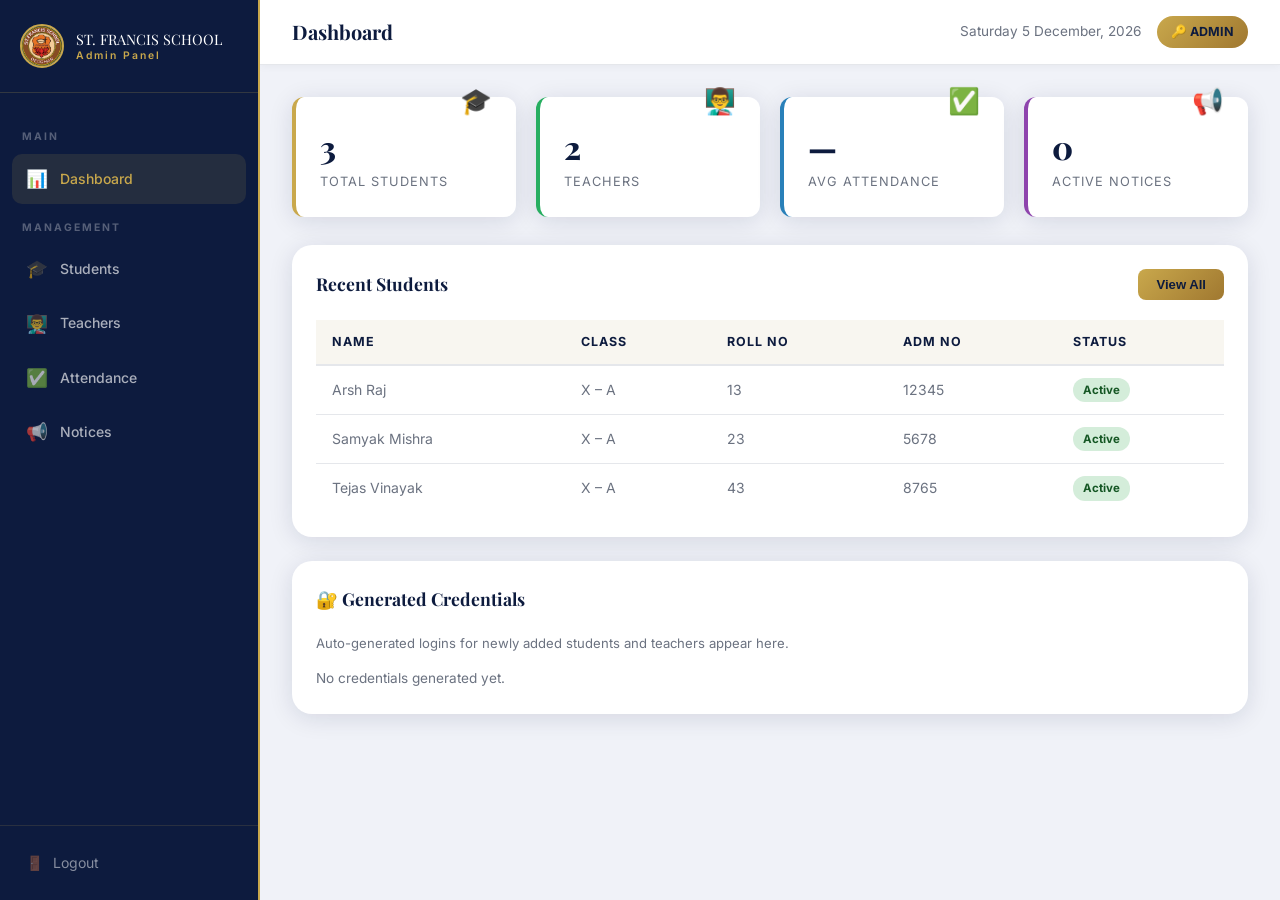
<file: admin.html>
<!DOCTYPE html>
<html lang="en">

<head>
  <meta charset="UTF-8" />
  <meta name="viewport" content="width=device-width, initial-scale=1.0" />
  <title>Admin Dashboard – St. Francis School</title>
  <link rel="stylesheet" href="style.css" />
  <link rel="icon" href="PICS/LOGO.jpg" type="image/jpeg" />
  <script src="sfs-data.js"></script>
  <style>
    body {
      background: #f0f2f8;
    }

    .dash-layout {
      display: flex;
      min-height: 100vh;
      padding-top: 0;
    }

    /* SIDEBAR */
    .sidebar {
      width: 260px;
      background: var(--navy);
      min-height: 100vh;
      position: fixed;
      top: 0;
      left: 0;
      z-index: 100;
      display: flex;
      flex-direction: column;
      border-right: 2px solid var(--gold);
    }

    .sidebar-brand {
      padding: 24px 20px;
      border-bottom: 1px solid rgba(201, 168, 76, 0.2);
      display: flex;
      align-items: center;
      gap: 12px;
    }

    .sidebar-brand img {
      width: 44px;
      height: 44px;
      border-radius: 50%;
      border: 2px solid var(--gold);
    }

    .sidebar-brand .t {
      font-family: 'Playfair Display', serif;
      font-size: 0.9rem;
      color: var(--white);
      line-height: 1.3;
    }

    .sidebar-brand .t span {
      display: block;
      color: var(--gold);
      font-size: 0.65rem;
      letter-spacing: 2px;
      font-family: 'Inter', sans-serif;
      font-weight: 600;
    }

    .sidebar-menu {
      flex: 1;
      padding: 20px 12px;
      overflow-y: auto;
    }

    .menu-label {
      color: rgba(255, 255, 255, 0.3);
      font-size: 0.65rem;
      letter-spacing: 2px;
      text-transform: uppercase;
      font-weight: 700;
      padding: 0 10px;
      margin: 16px 0 8px;
    }

    .menu-item {
      display: flex;
      align-items: center;
      gap: 12px;
      padding: 11px 14px;
      border-radius: 10px;
      color: rgba(255, 255, 255, 0.65);
      font-size: 0.875rem;
      font-weight: 500;
      cursor: pointer;
      transition: var(--transition);
      margin-bottom: 4px;
    }

    .menu-item:hover,
    .menu-item.active {
      background: rgba(201, 168, 76, 0.12);
      color: var(--gold);
    }

    .menu-item .icon {
      font-size: 1.1rem;
      width: 22px;
      text-align: center;
    }

    .sidebar-footer {
      padding: 16px 12px;
      border-top: 1px solid rgba(201, 168, 76, 0.15);
    }

    .logout-btn {
      display: flex;
      align-items: center;
      gap: 10px;
      padding: 10px 14px;
      border-radius: 10px;
      color: rgba(255, 255, 255, 0.5);
      font-size: 0.875rem;
      cursor: pointer;
      transition: var(--transition);
    }

    .logout-btn:hover {
      color: #ff6b6b;
      background: rgba(192, 57, 43, 0.1);
    }

    /* MAIN */
    .main-content {
      margin-left: 260px;
      flex: 1;
    }

    .topbar {
      background: var(--white);
      border-bottom: 1px solid var(--light-gray);
      padding: 16px 32px;
      display: flex;
      align-items: center;
      justify-content: space-between;
      box-shadow: 0 2px 8px rgba(0, 0, 0, 0.04);
    }

    .topbar h2 {
      font-size: 1.25rem;
      color: var(--navy);
    }

    .topbar-right {
      display: flex;
      align-items: center;
      gap: 16px;
    }

    .admin-badge {
      background: linear-gradient(135deg, var(--gold), var(--gold-dark));
      color: var(--navy);
      font-size: 0.78rem;
      font-weight: 700;
      padding: 6px 14px;
      border-radius: 20px;
    }

    .page {
      padding: 32px;
      display: none;
    }

    .page.active {
      display: block;
    }

    /* STATS */
    .stats-row {
      display: grid;
      grid-template-columns: repeat(4, 1fr);
      gap: 20px;
      margin-bottom: 28px;
    }

    .stat-box {
      background: var(--white);
      border-radius: var(--radius);
      padding: 24px;
      border-left: 4px solid var(--gold);
      box-shadow: var(--shadow);
    }

    .stat-box .sb-num {
      font-family: 'Playfair Display', serif;
      font-size: 2rem;
      font-weight: 800;
      color: var(--navy);
    }

    .stat-box .sb-label {
      color: var(--gray);
      font-size: 0.8rem;
      text-transform: uppercase;
      letter-spacing: 1px;
    }

    .stat-box .sb-icon {
      font-size: 1.6rem;
      float: right;
      margin-top: -40px;
    }

    /* TABLE */
    .card {
      background: var(--white);
      border-radius: var(--radius-lg);
      padding: 24px;
      box-shadow: var(--shadow);
      margin-bottom: 24px;
    }

    .card-header {
      display: flex;
      align-items: center;
      justify-content: space-between;
      margin-bottom: 20px;
    }

    .card-header h3 {
      font-size: 1.1rem;
      color: var(--navy);
    }

    table {
      width: 100%;
      border-collapse: collapse;
    }

    th {
      background: var(--off-white);
      color: var(--navy);
      font-size: 0.78rem;
      font-weight: 700;
      text-transform: uppercase;
      letter-spacing: 1px;
      padding: 12px 16px;
      text-align: left;
      border-bottom: 2px solid var(--light-gray);
    }

    td {
      padding: 12px 16px;
      font-size: 0.875rem;
      color: var(--gray);
      border-bottom: 1px solid var(--light-gray);
    }

    tr:last-child td {
      border-bottom: none;
    }

    tr:hover td {
      background: #fafbff;
      color: var(--navy);
    }

    .badge {
      display: inline-block;
      padding: 3px 10px;
      border-radius: 12px;
      font-size: 0.72rem;
      font-weight: 700;
    }

    .badge-green {
      background: #d4edda;
      color: #155724;
    }

    .badge-red {
      background: #f8d7da;
      color: #721c24;
    }

    .badge-blue {
      background: #d1ecf1;
      color: #0c5460;
    }

    .badge-gold {
      background: rgba(201, 168, 76, 0.15);
      color: var(--gold-dark);
    }

    /* FORM INLINE */
    .form-row {
      display: grid;
      grid-template-columns: 1fr 1fr;
      gap: 16px;
    }

    .form-group {
      margin-bottom: 16px;
    }

    .form-group label {
      display: block;
      font-size: 0.82rem;
      font-weight: 600;
      color: var(--navy);
      margin-bottom: 6px;
    }

    .form-group input,
    .form-group select,
    .form-group textarea {
      width: 100%;
      border: 1px solid var(--light-gray);
      border-radius: 8px;
      padding: 10px 14px;
      font-size: 0.875rem;
      font-family: 'Inter', sans-serif;
      color: var(--navy);
      transition: var(--transition);
    }

    .form-group input:focus,
    .form-group select:focus,
    .form-group textarea:focus {
      outline: none;
      border-color: var(--gold);
      box-shadow: 0 0 0 3px rgba(201, 168, 76, 0.12);
    }

    .btn-sm {
      padding: 8px 18px;
      border: none;
      border-radius: 8px;
      font-size: 0.82rem;
      font-weight: 600;
      cursor: pointer;
      transition: var(--transition);
    }

    .btn-gold {
      background: linear-gradient(135deg, var(--gold), var(--gold-dark));
      color: var(--navy);
    }

    .btn-navy {
      background: var(--navy);
      color: var(--white);
    }

    .btn-red {
      background: #c0392b;
      color: var(--white);
    }

    .btn-sm:hover {
      transform: translateY(-2px);
      box-shadow: 0 4px 12px rgba(0, 0, 0, 0.15);
    }

    /* GALLERY UPLOAD */
    .gallery-admin {
      display: grid;
      grid-template-columns: repeat(4, 1fr);
      gap: 16px;
    }

    .gallery-admin-item {
      aspect-ratio: 1;
      border-radius: var(--radius);
      overflow: hidden;
      background: var(--off-white);
      border: 2px dashed var(--light-gray);
      display: flex;
      align-items: center;
      justify-content: center;
      flex-direction: column;
      gap: 8px;
      cursor: pointer;
      transition: var(--transition);
    }

    .gallery-admin-item:hover {
      border-color: var(--gold);
      background: rgba(201, 168, 76, 0.05);
    }

    .gallery-admin-item span {
      font-size: 1.8rem;
    }

    .gallery-admin-item p {
      font-size: 0.75rem;
      color: var(--gray);
    }

    /* ATTENDANCE */
    .attend-row {
      display: flex;
      align-items: center;
      justify-content: space-between;
      padding: 12px 0;
      border-bottom: 1px solid var(--light-gray);
    }

    .attend-row:last-child {
      border: none;
    }

    .attend-name {
      font-weight: 600;
      color: var(--navy);
      font-size: 0.9rem;
    }

    .attend-class {
      font-size: 0.8rem;
      color: var(--gray);
    }

    .attend-toggle {
      display: flex;
      gap: 8px;
    }

    .att-btn {
      padding: 5px 14px;
      border: none;
      border-radius: 6px;
      font-size: 0.78rem;
      font-weight: 600;
      cursor: pointer;
      transition: var(--transition);
    }

    .att-present {
      background: #d4edda;
      color: #155724;
    }

    .att-absent {
      background: #f8d7da;
      color: #721c24;
    }

    .att-btn.selected {
      transform: scale(1.05);
      box-shadow: 0 2px 8px rgba(0, 0, 0, 0.15);
    }
  </style>
</head>

<body>
  <div class="dash-layout">
    <!-- SIDEBAR -->
    <div class="sidebar">
      <div class="sidebar-brand">
        <img src="PICS/LOGO.jpg" alt="Logo" />
        <div class="t">ST. FRANCIS SCHOOL<span>Admin Panel</span></div>
      </div>
      <div class="sidebar-menu">
        <div class="menu-label">Main</div>
        <div class="menu-item active" onclick="showPage('dashboard',this)"><span class="icon">📊</span> Dashboard</div>
        <div class="menu-label">Management</div>
        <div class="menu-item" onclick="showPage('students',this)"><span class="icon">🎓</span> Students</div>
        <div class="menu-item" onclick="showPage('teachers',this)"><span class="icon">👨‍🏫</span> Teachers</div>
        <div class="menu-item" onclick="showPage('attendance',this)"><span class="icon">✅</span> Attendance</div>
        <div class="menu-item" onclick="showPage('notices',this)"><span class="icon">📢</span> Notices</div>

      </div>
      <div class="sidebar-footer">
        <div class="logout-btn" onclick="logout()"><span>🚪</span> Logout</div>
      </div>
    </div>

    <!-- MAIN -->
    <div class="main-content">
      <div class="topbar">
        <h2 id="pageTitle">Dashboard</h2>
        <div class="topbar-right">
          <span style="color:var(--gray);font-size:0.85rem;" id="dateStr"></span>
          <div class="admin-badge">🔑 ADMIN</div>
        </div>
      </div>

      <!-- DASHBOARD -->
      <div class="page active" id="page-dashboard">
        <div class="stats-row">
          <div class="stat-box">
            <div class="sb-icon">🎓</div>
            <div class="sb-num">3,524</div>
            <div class="sb-label">Total Students</div>
          </div>
          <div class="stat-box" style="border-color:#27ae60">
            <div class="sb-icon">👨‍🏫</div>
            <div class="sb-num">148</div>
            <div class="sb-label">Teachers</div>
          </div>
          <div class="stat-box" style="border-color:#2980b9">
            <div class="sb-icon">✅</div>
            <div class="sb-num">94.2%</div>
            <div class="sb-label">Avg Attendance</div>
          </div>
          <div class="stat-box" style="border-color:#8e44ad">
            <div class="sb-icon">📢</div>
            <div class="sb-num">12</div>
            <div class="sb-label">Active Notices</div>
          </div>
        </div>
        <div class="card">
          <div class="card-header">
            <h3>Recent Students</h3><button class="btn-sm btn-gold" onclick="showPage('students',null)">View
              All</button>
          </div>
          <table>
            <tr>
              <th>Name</th>
              <th>Class</th>
              <th>Roll No</th>
              <th>Adm No</th>
              <th>Status</th>
            </tr>
            <tr>
              <td>Arsh Raj</td>
              <td>X – A</td>
              <td>13</td>
              <td>12345</td>
              <td><span class="badge badge-green">Active</span></td>
            </tr>
            <tr>
              <td>Samyak Mishra</td>
              <td>X – A</td>
              <td>23</td>
              <td>5678</td>
              <td><span class="badge badge-green">Active</span></td>
            </tr>
            <tr>
              <td>Tejas Vinayak</td>
              <td>X – A</td>
              <td>43</td>
              <td>8765</td>
              <td><span class="badge badge-green">Active</span></td>
            </tr>
          </table>
        </div>
        <div class="card">
          <div class="card-header">
            <h3>🔐 Generated Credentials</h3>
          </div>
          <p style="color:var(--gray);font-size:0.82rem;margin-bottom:14px;">Auto-generated logins for newly added
            students and teachers appear here.</p>
          <div id="credsList">
            <p style="color:var(--gray);font-size:0.85rem;">Loading…</p>
          </div>
        </div>
      </div>

      <!-- STUDENTS -->
      <div class="page" id="page-students">
        <div class="card">
          <div class="card-header">
            <h3>Add New Student</h3>
          </div>
          <div class="form-row">
            <div class="form-group"><label>Student Name</label><input type="text" id="sName" placeholder="Full name" />
            </div>
            <div class="form-group"><label>Roll Number</label><input type="text" id="sRoll" placeholder="e.g. SA005" />
            </div>
            <div class="form-group"><label>Class</label>
              <select id="sClass">
                <optgroup label="Nursery">
                  <option>Nursery – A</option><option>Nursery – B</option><option>Nursery – C</option><option>Nursery – D</option><option>Nursery – E</option>
                </optgroup>
                <optgroup label="KG">
                  <option>KG – A</option><option>KG – B</option><option>KG – C</option><option>KG – D</option><option>KG – E</option>
                </optgroup>
                <optgroup label="Class I – V">
                  <option>Class I – A</option><option>Class I – B</option><option>Class I – C</option><option>Class I – D</option><option>Class I – E</option>
                  <option>Class II – A</option><option>Class II – B</option><option>Class II – C</option><option>Class II – D</option><option>Class II – E</option>
                  <option>Class III – A</option><option>Class III – B</option><option>Class III – C</option><option>Class III – D</option><option>Class III – E</option>
                  <option>Class IV – A</option><option>Class IV – B</option><option>Class IV – C</option><option>Class IV – D</option><option>Class IV – E</option>
                  <option>Class V – A</option><option>Class V – B</option><option>Class V – C</option><option>Class V – D</option><option>Class V – E</option>
                </optgroup>
                <optgroup label="Class VI – X">
                  <option>Class VI – A</option><option>Class VI – B</option><option>Class VI – C</option><option>Class VI – D</option><option>Class VI – E</option>
                  <option>Class VII – A</option><option>Class VII – B</option><option>Class VII – C</option><option>Class VII – D</option><option>Class VII – E</option>
                  <option>Class VIII – A</option><option>Class VIII – B</option><option>Class VIII – C</option><option>Class VIII – D</option><option>Class VIII – E</option>
                  <option>Class IX – A</option><option>Class IX – B</option><option>Class IX – C</option><option>Class IX – D</option><option>Class IX – E</option>
                  <option>Class X – A</option><option>Class X – B</option><option>Class X – C</option><option>Class X – D</option><option>Class X – E</option>
                </optgroup>
                <optgroup label="Class XI">
                  <option>Class XI – Science</option><option>Class XI – Humanities</option><option>Class XI – Arts</option><option>Class XI – Commerce</option>
                </optgroup>
                <optgroup label="Class XII">
                  <option>Class XII – Science</option><option>Class XII – Humanities</option><option>Class XII – Arts</option><option>Class XII – Commerce</option>
                </optgroup>
              </select>
            </div>
            <div class="form-group"><label>Parent Name</label><input type="text" id="sParent"
                placeholder="Father/Mother name" /></div>
            <div class="form-group"><label>Contact Number</label><input type="text" id="sPhone"
                placeholder="+91 XXXXXXXXXX" /></div>
            <div class="form-group"><label>Date of Birth</label><input type="date" id="sDob" /></div>
          </div>
          <button class="btn-sm btn-gold" onclick="addStudent()">Add Student</button>
        </div>
        <div class="card">
          <div class="card-header">
            <h3>Student Records</h3>
          </div>
          <table id="studentTable">
            <tr>
              <th>Name</th>
              <th>Roll No</th>
              <th>Class</th>
              <th>Parent</th>
              <th>Contact</th>
              <th>Action</th>
            </tr>
            <tr>
              <td>Arsh Raj</td>
              <td>13</td>
              <td>X – A</td>
              <td>—</td>
              <td>—</td>
              <td><span class="badge badge-green">Portal Active</span></td>
            </tr>
            <tr>
              <td>Samyak Mishra</td>
              <td>23</td>
              <td>X – A</td>
              <td>—</td>
              <td>—</td>
              <td><span class="badge badge-green">Portal Active</span></td>
            </tr>
            <tr>
              <td>Tejas Vinayak</td>
              <td>43</td>
              <td>X – A</td>
              <td>—</td>
              <td>—</td>
              <td><span class="badge badge-green">Portal Active</span></td>
            </tr>
          </table>
        </div>
      </div>

      <!-- TEACHERS -->
      <div class="page" id="page-teachers">
        <div class="card">
          <div class="card-header">
            <h3>Add New Teacher</h3>
          </div>
          <div class="form-row">
            <div class="form-group"><label>Teacher Name</label><input type="text" id="tName" placeholder="Full name" />
            </div>
            <div class="form-group"><label>Subject</label><input type="text" id="tSubject"
                placeholder="e.g. Mathematics" /></div>
            <div class="form-group"><label>Qualification</label><input type="text" id="tQual"
                placeholder="e.g. M.Sc, B.Ed" /></div>
            <div class="form-group"><label>Contact</label><input type="text" id="tPhone" placeholder="+91 XXXXXXXXXX" />
            </div>
          </div>
          <button class="btn-sm btn-gold" onclick="addTeacher()">Add Teacher</button>
        </div>
        <div class="card">
          <div class="card-header">
            <h3>Teacher Records</h3>
          </div>
          <table id="teacherTable">
            <tr>
              <th>Name</th>
              <th>Subject</th>
              <th>Qualification</th>
              <th>Contact</th>
              <th>Action</th>
            </tr>
            <tr>
              <td>Mr. Rajesh Kumar</td>
              <td>Physics</td>
              <td>M.Sc, B.Ed</td>
              <td>9876540001</td>
              <td><button class="btn-sm btn-red" onclick="this.closest('tr').remove()">Remove</button></td>
            </tr>
            <tr>
              <td>Ms. Preethi Nair</td>
              <td>English</td>
              <td>M.A, B.Ed</td>
              <td>9876540002</td>
              <td><button class="btn-sm btn-red" onclick="this.closest('tr').remove()">Remove</button></td>
            </tr>
            <tr>
              <td>Mr. Anil Mishra</td>
              <td>Mathematics</td>
              <td>M.Sc, B.Ed</td>
              <td>9876540003</td>
              <td><button class="btn-sm btn-red" onclick="this.closest('tr').remove()">Remove</button></td>
            </tr>
          </table>
        </div>
      </div>

      <!-- ATTENDANCE -->
      <div class="page" id="page-attendance">
        <div class="card">
          <div class="card-header">
            <h3>Mark Attendance</h3>
            <div style="display:flex;gap:10px;align-items:center;flex-wrap:wrap;">
              <select id="attClass" onchange="filterAttendanceByClass()"
                style="border:1px solid var(--light-gray);border-radius:8px;padding:7px 12px;font-size:0.83rem;min-width:160px;">
                <option value="">-- Select Class --</option>
                <optgroup label="Nursery">
                  <option>Nursery – A</option>
                  <option>Nursery – B</option>
                  <option>Nursery – C</option>
                  <option>Nursery – D</option>
                  <option>Nursery – E</option>
                </optgroup>
                <optgroup label="KG">
                  <option>KG – A</option>
                  <option>KG – B</option>
                  <option>KG – C</option>
                  <option>KG – D</option>
                  <option>KG – E</option>
                </optgroup>
                <optgroup label="Class I – V">
                  <option>Class I – A</option>
                  <option>Class I – B</option>
                  <option>Class I – C</option>
                  <option>Class I – D</option>
                  <option>Class I – E</option>
                  <option>Class II – A</option>
                  <option>Class II – B</option>
                  <option>Class II – C</option>
                  <option>Class II – D</option>
                  <option>Class II – E</option>
                  <option>Class III – A</option>
                  <option>Class III – B</option>
                  <option>Class III – C</option>
                  <option>Class III – D</option>
                  <option>Class III – E</option>
                  <option>Class IV – A</option>
                  <option>Class IV – B</option>
                  <option>Class IV – C</option>
                  <option>Class IV – D</option>
                  <option>Class IV – E</option>
                  <option>Class V – A</option>
                  <option>Class V – B</option>
                  <option>Class V – C</option>
                  <option>Class V – D</option>
                  <option>Class V – E</option>
                </optgroup>
                <optgroup label="Class VI – X">
                  <option>Class VI – A</option>
                  <option>Class VI – B</option>
                  <option>Class VI – C</option>
                  <option>Class VI – D</option>
                  <option>Class VI – E</option>
                  <option>Class VII – A</option>
                  <option>Class VII – B</option>
                  <option>Class VII – C</option>
                  <option>Class VII – D</option>
                  <option>Class VII – E</option>
                  <option>Class VIII – A</option>
                  <option>Class VIII – B</option>
                  <option>Class VIII – C</option>
                  <option>Class VIII – D</option>
                  <option>Class VIII – E</option>
                  <option>Class IX – A</option>
                  <option>Class IX – B</option>
                  <option>Class IX – C</option>
                  <option>Class IX – D</option>
                  <option>Class IX – E</option>
                  <option>Class X – A</option>
                  <option>Class X – B</option>
                  <option>Class X – C</option>
                  <option>Class X – D</option>
                  <option>Class X – E</option>
                </optgroup>
                <optgroup label="Class XI">
                  <option>Class XI – Science</option>
                  <option>Class XI – Humanities</option>
                  <option>Class XI – Arts</option>
                  <option>Class XI – Commerce</option>
                </optgroup>
                <optgroup label="Class XII">
                  <option>Class XII – Science</option>
                  <option>Class XII – Humanities</option>
                  <option>Class XII – Arts</option>
                  <option>Class XII – Commerce</option>
                </optgroup>
              </select>
              <input type="date" id="attDate"
                style="border:1px solid var(--light-gray);border-radius:8px;padding:7px 12px;font-size:0.85rem;" />
              <button class="btn-sm btn-gold" onclick="saveAttendance()">Save</button>
            </div>
          </div>
          <div id="attendanceList">
            <p style="color:var(--gray);padding:14px 0;font-size:0.875rem;">👆 Select a class above to mark attendance.
            </p>
          </div>
        </div>
        <div class="card">
          <div class="card-header">
            <h3>Attendance Log</h3>
          </div>
          <div id="attLogArea">
            <p style="color:var(--gray);">Load attendance section to view log.</p>
          </div>
        </div>
      </div>

      <!-- NOTICES -->
      <div class="page" id="page-notices">
        <div class="card">
          <div class="card-header">
            <h3>Post New Notice</h3>
          </div>
          <div class="form-group"><label>Notice Title</label><input type="text" id="noticeTitle"
              placeholder="Enter notice title" /></div>
          <div class="form-group"><label>Notice Content</label><textarea id="noticeContent" rows="4"
              placeholder="Enter full notice content..."></textarea></div>
          <div class="form-row">
            <div class="form-group"><label>Category</label><select id="noticeCat">
                <option>General</option>
                <option>Academic</option>
                <option>Sports</option>
                <option>Holiday</option>
                <option>Exam</option>
              </select></div>
            <div class="form-group"><label>Date</label><input type="date" id="noticeDate" /></div>
          </div>
          <button class="btn-sm btn-gold" onclick="postNotice()">Post Notice</button>
        </div>
        <div class="card" id="noticeBoard">
          <div class="card-header">
            <h3>Posted Notices</h3>
          </div>
          <div class="notice-item">
            <div class="notice-dot"></div>
            <div class="notice-content">
              <h4>Summer Vacation 2026</h4>
              <p>School closed May 20 – June 15. Classes resume June 16.</p>
            </div><span class="notice-date">May 15</span>
          </div>
          <div class="notice-item">
            <div class="notice-dot"></div>
            <div class="notice-content">
              <h4>Fee Payment Deadline</h4>
              <p>Term 2 fees due before May 31, 2026.</p>
            </div><span class="notice-date">May 10</span>
          </div>
        </div>
      </div>


    </div>
  </div>

  <script>
    document.getElementById('dateStr').textContent = new Date().toLocaleDateString('en-IN', { weekday: 'long', year: 'numeric', month: 'long', day: 'numeric' });
    document.getElementById('attDate').valueAsDate = new Date();
    document.getElementById('noticeDate').valueAsDate = new Date();

    // Normalize class strings for reliable comparison
    function normalizeClass(c) {
      if (!c) return '';
      return c.replace(/^Class\s+/i, '').replace(/[\u2013\u2014]/g, '-').replace(/\s+/g, '').toLowerCase();
    }

    // ── Attendance state ──
    const attSel = { arsh: 'P', samyak: 'P', tejas: 'P' };
    function pickAtt(sid, val) {
      attSel[sid] = val;
      ['P', 'A'].forEach(v => { const b = document.getElementById(`adm-${sid}-${v}`); if (b) b.classList.toggle('selected', v === val); });
    }

    // Fixed students
    const FIXED_ADM = [
      { id: 'arsh', name: 'Arsh Raj', roll: '13', admNo: '12345', cls: 'Class X – A' },
      { id: 'samyak', name: 'Samyak Mishra', roll: '23', admNo: '5678', cls: 'Class X – A' },
      { id: 'tejas', name: 'Tejas Vinayak', roll: '43', admNo: '8765', cls: 'Class X – A' }
    ];

    async function filterAttendanceByClass() {
      const selCls = document.getElementById('attClass').value;
      const list = document.getElementById('attendanceList');
      if (!selCls) { list.innerHTML = '<p style="color:var(--gray);padding:14px 0;font-size:0.875rem;">👆 Select a class above to mark attendance.</p>'; return; }

      list.innerHTML = '<p style="color:var(--gray);padding:10px;">Loading students…</p>';

      // Get admin-added students
      const data = await fbGet('admin_students') || {};
      const adminAdded = Object.entries(data).map(([, s]) => ({
        id: ((s.username || (s.name.split(' ')[0] + s.roll))).toLowerCase(),
        name: s.name, roll: s.roll || '—', admNo: s.admNo || '—', cls: s.cls || '—'
      }));
      const allStudents = [...FIXED_ADM, ...adminAdded];
      const filtered = allStudents.filter(s => normalizeClass(s.cls) === normalizeClass(selCls));

      if (!filtered.length) {
        list.innerHTML = `<p style="color:var(--gray);padding:14px 0;font-size:0.875rem;">No students found in <strong>${selCls}</strong>. Add students first.</p>`;
        return;
      }

      list.innerHTML = filtered.map(s => {
        attSel[s.id] = attSel[s.id] || 'P';
        return `<div class="attend-row">
      <div><div class="attend-name">${s.name}</div><div class="attend-class">Roll: ${s.roll} | ${s.cls}</div></div>
      <div class="attend-toggle">
        <button class="att-btn att-present selected" id="adm-${s.id}-P" onclick="pickAtt('${s.id}','P')">Present</button>
        <button class="att-btn att-absent" id="adm-${s.id}-A" onclick="pickAtt('${s.id}','A')">Absent</button>
      </div>
    </div>`;
      }).join('');

      renderAttLog();
    }

    async function saveAttendance() {
      const date = document.getElementById('attDate').value;
      if (!date) { alert('Select a date.'); return; }
      await fbSet(`attendance/${date}`, { arsh: attSel.arsh, samyak: attSel.samyak, tejas: attSel.tejas, savedBy: 'Admin' });
      renderAttLog();
      alert('✅ Attendance saved!');
    }

    async function renderAttLog() {
      const area = document.getElementById('attLogArea');
      if (!area) return;
      const data = await fbGet('attendance') || {};
      const entries = Object.entries(data);
      if (!entries.length) { area.innerHTML = '<p style="color:var(--gray);padding:10px;">No attendance recorded yet.</p>'; return; }
      const badge = s => s === 'P' ? '<span class="badge badge-green">P</span>' : '<span class="badge badge-red">A</span>';
      let h = '<table><tr><th>Date</th><th>Arsh</th><th>Samyak</th><th>Tejas</th><th>By</th></tr>';
      entries.sort((a, b) => b[0].localeCompare(a[0])).forEach(([d, v]) => { h += `<tr><td>${d}</td><td>${badge(v.arsh)}</td><td>${badge(v.samyak)}</td><td>${badge(v.tejas)}</td><td>${v.savedBy || ''}</td></tr>`; });
      area.innerHTML = h + '</table>';
    }

    // ── Students ──
    async function addStudent() {
      const n = document.getElementById('sName').value.trim(), r = document.getElementById('sRoll').value.trim(),
        c = document.getElementById('sClass').value, p = document.getElementById('sParent').value.trim(),
        ph = document.getElementById('sPhone').value.trim(), dob = document.getElementById('sDob').value;
      if (!n || !r) { alert('Fill Name and Roll Number.'); return; }
      const username = n.split(' ')[0].toUpperCase() + r;
      const password = Math.floor(1000 + Math.random() * 9000).toString();
      await fbPush('admin_students', { name: n, roll: r, cls: c, parent: p, phone: ph, dob, username, addedOn: new Date().toLocaleDateString('en-IN') });
      await fbPush('credentials', { type: 'Student', name: n, username, password, cls: c, roll: r, addedOn: new Date().toLocaleDateString('en-IN') });
      ['sName', 'sRoll', 'sParent', 'sPhone', 'sDob'].forEach(id => document.getElementById(id).value = '');
      renderStudents();
      renderCredentials();
      alert(`✅ Student added!\n\n🔑 Login Credentials:\nUsername: ${username}\nPassword: ${password}`);
    }

    async function renderStudents() {
      const tb = document.getElementById('studentTable');
      tb.innerHTML = '<tr><th>Name</th><th>Roll No</th><th>Class</th><th>Parent</th><th>Contact</th><th>Action</th></tr>';
      // Fixed portal students
      ['Arsh Raj|13|X – A|—|—', 'Samyak Mishra|23|X – A|—|—', 'Tejas Vinayak|43|X – A|—|—'].forEach(s => {
        const [nm, rl, cl, pr, ph] = s.split('|');
        tb.innerHTML += `<tr><td>${nm}</td><td>${rl}</td><td>${cl}</td><td>${pr}</td><td>${ph}</td><td><span class="badge badge-green">Portal Active</span></td></tr>`;
      });
      const data = await fbGet('admin_students') || {};
      Object.entries(data).forEach(([key, s]) => {
        const tr = document.createElement('tr');
        tr.innerHTML = `<td>${s.name}</td><td>${s.roll}</td><td>${s.cls}</td><td>${s.parent || '—'}</td><td>${s.phone || '—'}</td><td><button class="btn-sm btn-red" onclick="delStudent('${key}')">Remove</button></td>`;
        tb.appendChild(tr);
      });
    }

    async function delStudent(key) { await fbDelete(`admin_students/${key}`); renderStudents(); }

    // ── Teachers ──
    async function addTeacher() {
      const n = document.getElementById('tName').value.trim(), s = document.getElementById('tSubject').value.trim(),
        q = document.getElementById('tQual').value.trim(), p = document.getElementById('tPhone').value.trim();
      if (!n) { alert('Enter teacher name.'); return; }
      const username = n.replace(/^Mr\.?\s*|^Ms\.?\s*|^Mrs\.?\s*/i, '').split(' ')[0].toUpperCase();
      const password = Math.floor(1000 + Math.random() * 9000).toString();
      await fbPush('admin_teachers', { name: n, subject: s, qual: q, phone: p, addedOn: new Date().toLocaleDateString('en-IN') });
      await fbPush('credentials', { type: 'Teacher', name: n, username, password, subject: s, addedOn: new Date().toLocaleDateString('en-IN') });
      ['tName', 'tSubject', 'tQual', 'tPhone'].forEach(id => document.getElementById(id).value = '');
      renderTeachers();
      renderCredentials();
      alert(`✅ Teacher added!\n\n🔑 Login Credentials:\nUsername: ${username}\nPassword: ${password}`);
    }

    async function renderTeachers() {
      const tb = document.getElementById('teacherTable');
      tb.innerHTML = '<tr><th>Name</th><th>Subject</th><th>Qualification</th><th>Contact</th><th>Action</th></tr>';
      // Fixed teachers
      ['Mr. Tapan|—|—|—', 'Mr. Vaskar|—|—|—'].forEach(t => {
        const [nm, s, q, p] = t.split('|');
        tb.innerHTML += `<tr><td>${nm}</td><td>${s}</td><td>${q}</td><td>${p}</td><td><span class="badge badge-gold">Portal Active</span></td></tr>`;
      });
      const data = await fbGet('admin_teachers') || {};
      Object.entries(data).forEach(([key, t]) => {
        const tr = document.createElement('tr');
        tr.innerHTML = `<td>${t.name}</td><td>${t.subject || '—'}</td><td>${t.qual || '—'}</td><td>${t.phone || '—'}</td><td><button class="btn-sm btn-red" onclick="delTeacher('${key}')">Remove</button></td>`;
        tb.appendChild(tr);
      });
    }

    async function delTeacher(key) { await fbDelete(`admin_teachers/${key}`); renderTeachers(); }

    // ── Notices ──
    async function postNotice() {
      const t = document.getElementById('noticeTitle').value.trim(),
        c = document.getElementById('noticeContent').value.trim(),
        d = document.getElementById('noticeDate').value,
        cat = document.getElementById('noticeCat').value;
      if (!t || !c) { alert('Fill title and content.'); return; }
      await fbPush('notices', { title: t, content: c, date: d, category: cat, postedBy: 'Admin', postedAt: new Date().toLocaleDateString('en-IN') });
      // Keep max 5 notices — delete oldest if exceeded
      const all = await fbGet('notices') || {};
      const keys = Object.keys(all).sort();
      if (keys.length > 5) { await fbDelete(`notices/${keys[0]}`); }
      document.getElementById('noticeTitle').value = ''; document.getElementById('noticeContent').value = '';
      renderNotices();
      alert('✅ Notice posted! (Oldest auto-removed if > 5 notices)');
    }

    async function renderCredentials() {
      const el = document.getElementById('credsList');
      if (!el) return;
      const data = await fbGet('credentials') || {};
      const entries = Object.entries(data);
      if (!entries.length) { el.innerHTML = '<p style="color:var(--gray);font-size:0.85rem;">No credentials generated yet.</p>'; return; }
      let h = '<table><tr><th>Type</th><th>Name</th><th>Username</th><th>Password</th><th>Date</th></tr>';
      entries.sort((a, b) => b[0].localeCompare(a[0])).forEach(([key, cr]) => {
        h += `<tr><td><span class="badge ${cr.type === 'Teacher' ? 'badge-gold' : 'badge-blue'}">${cr.type}</span></td><td>${cr.name}</td><td><strong>${cr.username}</strong></td><td><strong>${cr.password}</strong></td><td>${cr.addedOn}</td></tr>`;
      });
      el.innerHTML = h + '</table>';
    }

    async function renderNotices() {
      const board = document.getElementById('noticeBoard');
      board.innerHTML = '<div class="card-header"><h3>Posted Notices</h3></div>';
      const data = await fbGet('notices') || {};
      const entries = Object.entries(data);
      if (!entries.length) { board.innerHTML += '<p style="color:var(--gray);padding:10px;">No notices posted yet.</p>'; return; }
      entries.sort((a, b) => b[0].localeCompare(a[0])).forEach(([key, n]) => {
        board.innerHTML += `<div class="notice-item"><div class="notice-dot"></div><div class="notice-content"><h4>${n.title} <span class="badge badge-gold">${n.category || 'General'}</span></h4><p>${n.content}</p></div><div style="text-align:right;"><span class="notice-date">${n.date}</span><br><button class="btn-sm btn-red" style="margin-top:6px;font-size:0.7rem;padding:4px 10px;" onclick="delNotice('${key}')">Delete</button></div></div>`;
      });
    }

    async function delNotice(key) { await fbDelete(`notices/${key}`); renderNotices(); }

    // ── Gallery ──
    async function handleUpload(e) {
      const files = Array.from(e.target.files);
      for (const f of files) {
        const reader = new FileReader();
        reader.onload = async ev => {
          const base64 = ev.target.result;
          await fbPush('gallery', { img: base64, name: f.name, date: new Date().toLocaleDateString('en-IN') });
          renderGallery();
        };
        reader.readAsDataURL(f);
      }
    }

    async function renderGallery() {
      const grid = document.getElementById('galleryGrid');
      grid.innerHTML = `<div class="gallery-admin-item" onclick="document.getElementById('photoUpload').click()"><span>➕</span><p>Add Photo</p></div>`;
      const data = await fbGet('gallery') || {};
      Object.entries(data).forEach(([key, g]) => {
        const div = document.createElement('div'); div.className = 'gallery-admin-item'; div.style.border = 'none'; div.style.position = 'relative';
        div.innerHTML = `<img src="${g.img}" style="width:100%;height:100%;object-fit:cover;"/><button onclick="delPhoto('${key}')" style="position:absolute;top:4px;right:4px;background:#c0392b;color:#fff;border:none;border-radius:4px;padding:2px 7px;cursor:pointer;font-size:0.7rem;">✕</button>`;
        grid.appendChild(div);
      });
    }

    async function delPhoto(key) { await fbDelete(`gallery/${key}`); renderGallery(); }

    // ── Dashboard stats ──
    async function updateDash() {
      const students = await fbGet('admin_students') || {};
      const teachers = await fbGet('admin_teachers') || {};
      const notices = await fbGet('notices') || {};
      const att = await fbGet('attendance') || {};
      const total = Object.keys(att).length;
      let presentSum = 0, count = 0;
      Object.values(att).forEach(v => { ['arsh', 'samyak', 'tejas'].forEach(s => { if (v[s] === 'P') presentSum++; count++; }); });
      const avgAtt = count > 0 ? Math.round(presentSum / count * 100) + '%' : '—';
      document.querySelector('.stats-row .stat-box:nth-child(1) .sb-num').textContent = 3 + Object.keys(students).length;
      document.querySelector('.stats-row .stat-box:nth-child(2) .sb-num').textContent = 2 + Object.keys(teachers).length;
      document.querySelector('.stats-row .stat-box:nth-child(3) .sb-num').textContent = avgAtt;
      document.querySelector('.stats-row .stat-box:nth-child(4) .sb-num').textContent = Object.keys(notices).length;
    }

    function showPage(id, el) {
      document.querySelectorAll('.page').forEach(p => p.classList.remove('active'));
      document.querySelectorAll('.menu-item').forEach(m => m.classList.remove('active'));
      document.getElementById('page-' + id).classList.add('active');
      if (el) el.classList.add('active');
      const titles = { dashboard: 'Dashboard', students: 'Students Management', teachers: 'Teachers Management', attendance: 'Attendance', notices: 'Notice Board', gallery: 'Photo Gallery' };
      document.getElementById('pageTitle').textContent = titles[id] || id;
      if (id === 'students') renderStudents();
      if (id === 'teachers') renderTeachers();
      if (id === 'attendance') renderAttLog();
      if (id === 'notices') renderNotices();
      if (id === 'gallery') renderGallery();
      if (id === 'dashboard') { updateDash(); renderCredentials(); }
    }

    function logout() { sessionStorage.clear(); window.location.href = 'login.html'; }

    // Init
    updateDash();
    renderCredentials();
  </script>
</body>

</html>
</file>
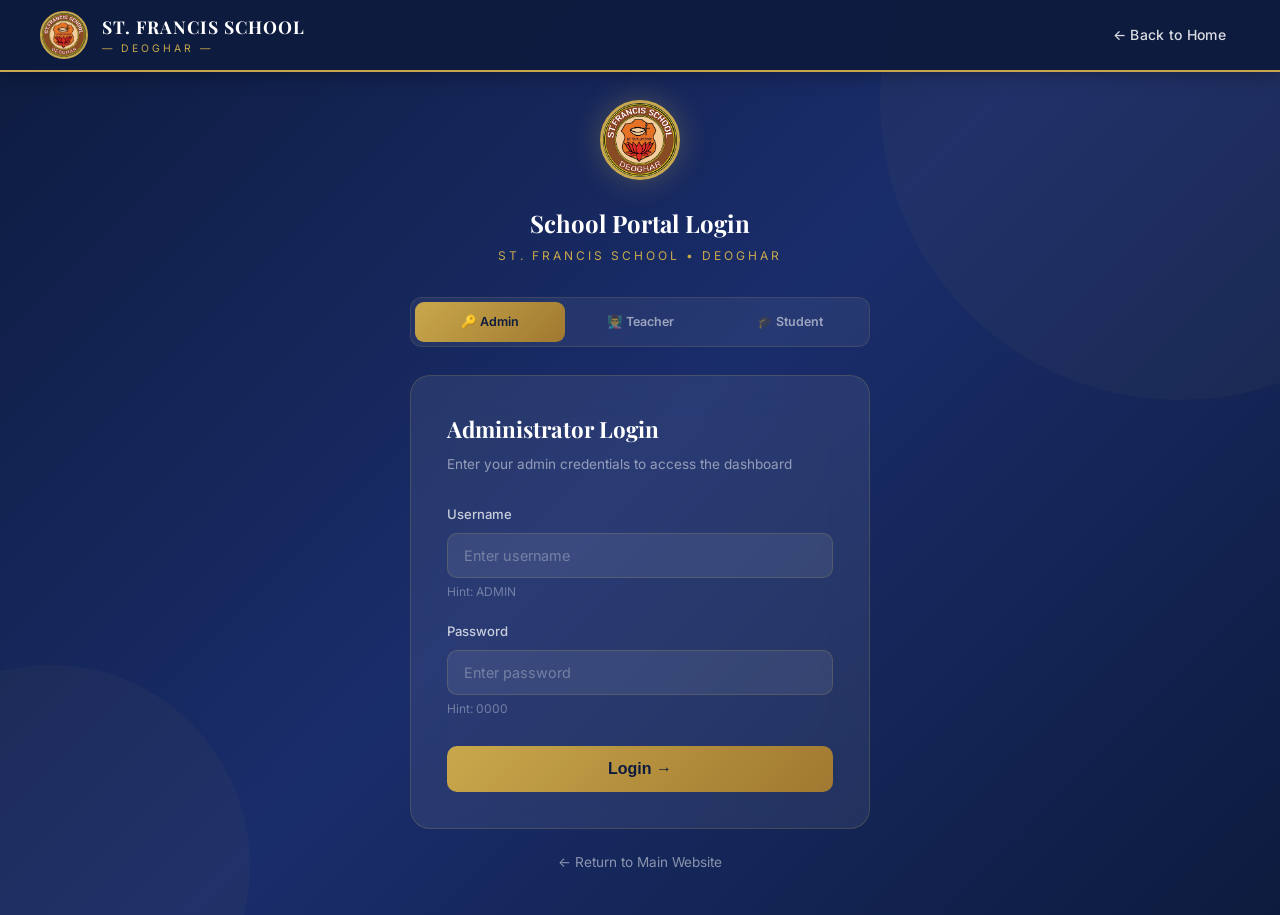
<file: login.html>
<!DOCTYPE html>
<html lang="en">
<head>
<meta charset="UTF-8"/>
<meta name="viewport" content="width=device-width, initial-scale=1.0"/>
<title>Login – St. Francis School Deoghar</title>
<link rel="stylesheet" href="style.css"/>
<link rel="icon" href="PICS/LOGO.jpg" type="image/jpeg"/>
<script src="sfs-data.js"></script>
<style>
body { background: linear-gradient(135deg, var(--navy) 0%, #1a2d6b 50%, #0d1b3e 100%); min-height: 100vh; display: flex; flex-direction: column; }
.login-page { flex: 1; display: flex; align-items: center; justify-content: center; padding: 100px 20px 40px; position: relative; overflow: hidden; }
.login-page::before { content: ''; position: absolute; width: 600px; height: 600px; border-radius: 50%; background: rgba(201,168,76,0.04); top: -200px; right: -200px; }
.login-page::after { content: ''; position: absolute; width: 400px; height: 400px; border-radius: 50%; background: rgba(201,168,76,0.04); bottom: -150px; left: -150px; }
.login-container { position: relative; z-index: 2; width: 100%; max-width: 460px; }
.login-logo { text-align: center; margin-bottom: 32px; }
.login-logo img { width: 80px; height: 80px; border-radius: 50%; border: 3px solid var(--gold); box-shadow: 0 0 30px rgba(201,168,76,0.3); margin-bottom: 16px; }
.login-logo h1 { font-size: 1.5rem; color: var(--white); margin-bottom: 4px; }
.login-logo p { color: var(--gold); font-size: 0.75rem; letter-spacing: 3px; text-transform: uppercase; }
.role-tabs { display: flex; background: rgba(255,255,255,0.06); border-radius: 12px; padding: 4px; margin-bottom: 28px; border: 1px solid rgba(201,168,76,0.15); }
.role-tab { flex: 1; padding: 10px 6px; text-align: center; border-radius: 9px; font-size: 0.78rem; font-weight: 600; color: rgba(255,255,255,0.55); cursor: pointer; transition: var(--transition); }
.role-tab.active { background: linear-gradient(135deg, var(--gold), var(--gold-dark)); color: var(--navy); }
.login-card { background: rgba(255,255,255,0.07); backdrop-filter: blur(20px); border: 1px solid rgba(201,168,76,0.2); border-radius: var(--radius-lg); padding: 36px; }
.login-card h2 { color: var(--white); font-size: 1.4rem; margin-bottom: 6px; }
.login-card .subtitle { color: rgba(255,255,255,0.5); font-size: 0.85rem; margin-bottom: 28px; }
.input-group { position: relative; margin-bottom: 20px; }
.input-group label { display: block; color: rgba(255,255,255,0.75); font-size: 0.82rem; font-weight: 500; margin-bottom: 8px; }
.input-group input { width: 100%; background: rgba(255,255,255,0.08); border: 1px solid rgba(201,168,76,0.2); border-radius: 10px; padding: 13px 16px; color: var(--white); font-size: 0.9rem; font-family: 'Inter', sans-serif; transition: var(--transition); }
.input-group input::placeholder { color: rgba(255,255,255,0.3); }
.input-group input:focus { outline: none; border-color: var(--gold); background: rgba(255,255,255,0.12); box-shadow: 0 0 0 3px rgba(201,168,76,0.1); }
.hint { font-size: 0.75rem; color: rgba(255,255,255,0.35); margin-top: 4px; }
.btn-login-submit { width: 100%; padding: 14px; border: none; border-radius: 10px; background: linear-gradient(135deg, var(--gold), var(--gold-dark)); color: var(--navy); font-weight: 700; font-size: 1rem; cursor: pointer; transition: var(--transition); margin-top: 8px; }
.btn-login-submit:hover { transform: translateY(-2px); box-shadow: 0 8px 24px rgba(201,168,76,0.4); }
.back-link { text-align: center; margin-top: 20px; }
.back-link a { color: rgba(255,255,255,0.5); font-size: 0.85rem; transition: var(--transition); }
.back-link a:hover { color: var(--gold); }
.error-msg { background: rgba(192,57,43,0.15); border: 1px solid rgba(192,57,43,0.4); border-radius: 8px; padding: 10px 14px; color: #ff6b6b; font-size: 0.85rem; margin-bottom: 16px; display: none; }
</style>
</head>
<body>
<nav class="navbar">
  <div class="brand">
    <img src="PICS/LOGO.jpg" alt="Logo"/>
    <div class="brand-text">
      <div class="name">ST. FRANCIS SCHOOL</div>
      <div class="sub">— Deoghar —</div>
    </div>
  </div>
  <div class="nav-links"><a href="index.html">← Back to Home</a></div>
</nav>

<div class="login-page">
  <div class="login-container">
    <div class="login-logo">
      <img src="PICS/LOGO.jpg" alt="St. Francis School Logo"/>
      <h1>School Portal Login</h1>
      <p>St. Francis School • Deoghar</p>
    </div>
    <div class="role-tabs">
      <div class="role-tab active" onclick="setRole('admin')" id="tab-admin">🔑 Admin</div>
      <div class="role-tab" onclick="setRole('teacher')" id="tab-teacher">👨‍🏫 Teacher</div>
      <div class="role-tab" onclick="setRole('student')" id="tab-student">🎓 Student</div>
    </div>
    <div class="login-card">
      <h2 id="roleTitle">Administrator Login</h2>
      <div class="subtitle" id="roleSubtitle">Enter your admin credentials to access the dashboard</div>
      <div class="error-msg" id="errorMsg">Invalid username or password. Please try again.</div>
      <div class="input-group">
        <label>Username</label>
        <input type="text" id="username" placeholder="Enter username"/>
        <div class="hint" id="hintUser">Hint: ADMIN</div>
      </div>
      <div class="input-group">
        <label>Password</label>
        <input type="password" id="password" placeholder="Enter password"/>
        <div class="hint" id="hintPass">Hint: 0000</div>
      </div>
      <button class="btn-login-submit" onclick="doLogin()">Login →</button>
    </div>
    <div class="back-link"><a href="index.html">← Return to Main Website</a></div>
  </div>
</div>

<script>
let currentRole = 'admin';

const roles = {
  admin:   { title:'Administrator Login', sub:'Enter your admin credentials to access the dashboard', hintU:'Hint: ADMIN', hintP:'Hint: 0000' },
  teacher: { title:'Teacher Login', sub:'Mr. Tapan → TAPAN | Mr. Vaskar → VASKAR  |  Password: 1111', hintU:'TAPAN or VASKAR', hintP:'Hint: 1111' },
  student: { title:'Student Login', sub:'Username: ARSH / SAMYAK / TEJAS  |  Password: 1234', hintU:'ARSH / SAMYAK / TEJAS', hintP:'Hint: 1234' }
};

const STUDENT_MAP = {
  arsh:   { id:'arsh',   name:'Arsh Raj',     roll:'13', admNo:'12345', cls:'Class X – A' },
  samyak: { id:'samyak', name:'Samyak Mishra', roll:'23', admNo:'5678',  cls:'Class X – A' },
  tejas:  { id:'tejas',  name:'Tejas Vinayak', roll:'43', admNo:'8765',  cls:'Class X – A' }
};

function setRole(r){
  currentRole = r;
  document.querySelectorAll('.role-tab').forEach(t => t.classList.remove('active'));
  document.getElementById('tab-'+r).classList.add('active');
  const d = roles[r];
  document.getElementById('roleTitle').textContent = d.title;
  document.getElementById('roleSubtitle').textContent = d.sub;
  document.getElementById('hintUser').textContent = d.hintU;
  document.getElementById('hintPass').textContent = d.hintP;
  document.getElementById('username').value = '';
  document.getElementById('password').value = '';
  document.getElementById('errorMsg').style.display = 'none';
}

async function doLogin(){
  const u = document.getElementById('username').value.trim().toUpperCase();
  const p = document.getElementById('password').value.trim();
  document.getElementById('errorMsg').style.display = 'none';
  const btn = document.querySelector('.btn-login-submit');
  btn.textContent = 'Checking…'; btn.disabled = true;

  try {
    if(currentRole === 'admin'){
      if(u === 'ADMIN' && p === '0000'){
        sessionStorage.setItem('sfs_role','admin');
        window.location.href = 'admin.html'; return;
      }
      document.getElementById('errorMsg').style.display='block';
    }
    else if(currentRole === 'teacher'){
      const tMap = { TAPAN:'Mr. Tapan', VASKAR:'Mr. Vaskar' };
      if(tMap[u] && p === '1111'){
        sessionStorage.setItem('sfs_role','teacher');
        sessionStorage.setItem('sfs_teacher_name', tMap[u]);
        window.location.href = 'teacher.html'; return;
      }
      // Check Firebase for admin-added teachers
      const creds = await fbGet('credentials');
      if(creds){
        const match = Object.values(creds).find(c => c.type==='Teacher' && c.username && c.username.toUpperCase()===u && c.password===p);
        if(match){
          sessionStorage.setItem('sfs_role','teacher');
          sessionStorage.setItem('sfs_teacher_name', match.name);
          window.location.href = 'teacher.html'; return;
        }
      }
      document.getElementById('errorMsg').style.display='block';
    }
    else if(currentRole === 'student'){
      const key = u.toLowerCase();
      if(STUDENT_MAP[key] && p === '1234'){
        sessionStorage.setItem('sfs_role','student');
        sessionStorage.setItem('sfs_student_id', key);
        window.location.href = 'parent.html'; return;
      }
      // Check Firebase for admin-added students
      const creds = await fbGet('credentials');
      if(creds){
        const match = Object.values(creds).find(c => c.type==='Student' && c.username && c.username.toUpperCase()===u && c.password===p);
        if(match){
          sessionStorage.setItem('sfs_role','student');
          sessionStorage.setItem('sfs_student_id','custom');
          sessionStorage.setItem('sfs_student_profile', JSON.stringify({
            name:match.name, roll:match.roll||'—', admNo:'—', cls:match.cls||'—', username:match.username
          }));
          window.location.href = 'parent.html'; return;
        }
      }
      document.getElementById('errorMsg').style.display='block';
    }
  } catch(e){
    document.getElementById('errorMsg').style.display='block';
  } finally {
    btn.textContent = 'Login →'; btn.disabled = false;
  }
}
document.addEventListener('keydown', e => { if(e.key === 'Enter') doLogin(); });
</script>
</body>
</html>
</file>
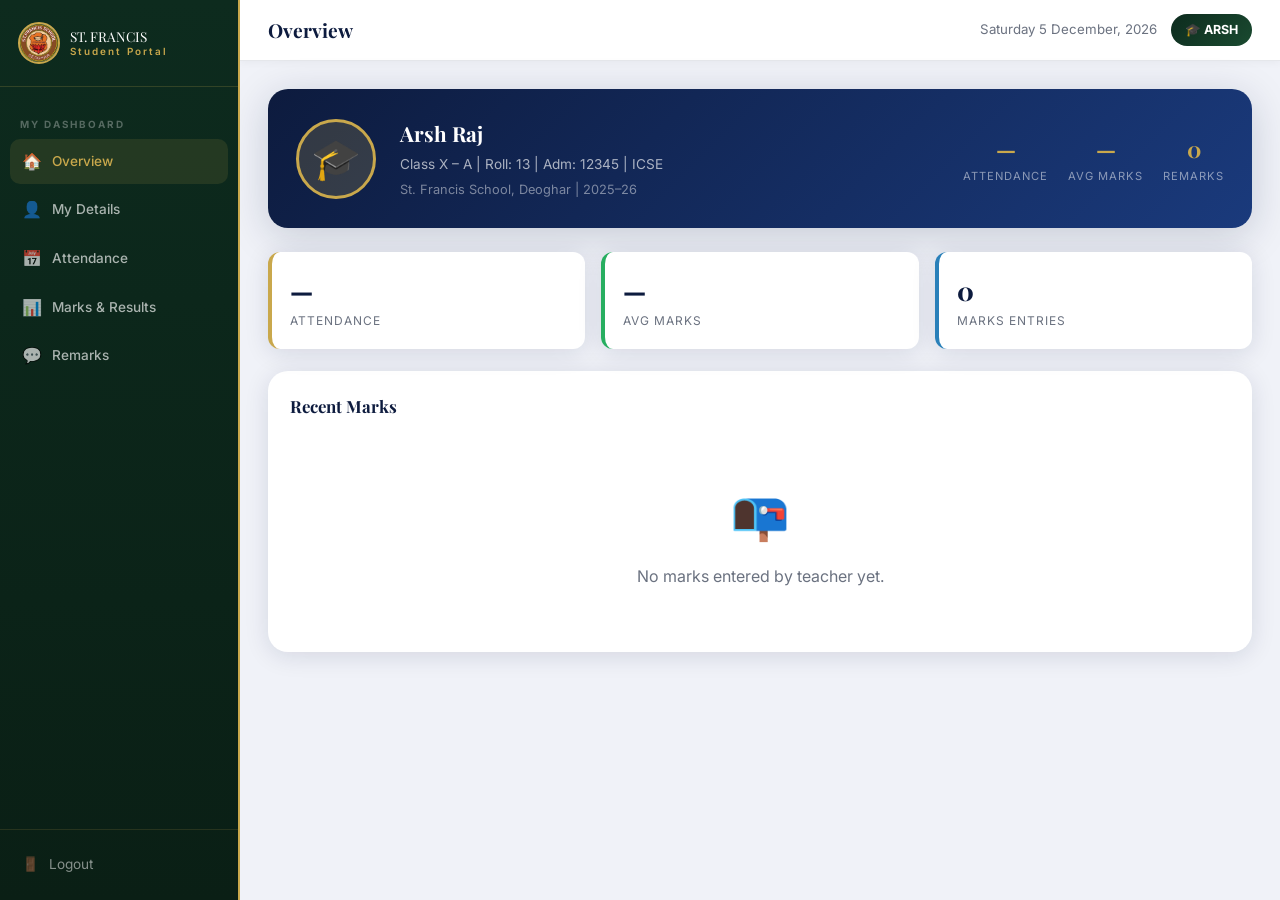
<file: parent.html>
<!DOCTYPE html>
<html lang="en">

<head>
  <meta charset="UTF-8" />
  <meta name="viewport" content="width=device-width, initial-scale=1.0" />
  <title>Student Portal – St. Francis School</title>
  <link rel="stylesheet" href="style.css" />
  <link rel="icon" href="PICS/LOGO.jpg" type="image/jpeg" />
  <script src="sfs-data.js"></script>
  <style>
    body {
      background: #f0f2f8;
    }

    .dash-layout {
      display: flex;
      min-height: 100vh;
    }

    .sidebar {
      width: 240px;
      background: linear-gradient(180deg, #0d2b1e, #0a1f15);
      min-height: 100vh;
      position: fixed;
      top: 0;
      left: 0;
      z-index: 100;
      display: flex;
      flex-direction: column;
      border-right: 2px solid var(--gold);
    }

    .sidebar-brand {
      padding: 22px 18px;
      border-bottom: 1px solid rgba(201, 168, 76, 0.2);
      display: flex;
      align-items: center;
      gap: 10px;
    }

    .sidebar-brand img {
      width: 42px;
      height: 42px;
      border-radius: 50%;
      border: 2px solid var(--gold);
    }

    .sidebar-brand .t {
      font-family: 'Playfair Display', serif;
      font-size: 0.85rem;
      color: var(--white);
      line-height: 1.3;
    }

    .sidebar-brand .t span {
      display: block;
      color: var(--gold);
      font-size: 0.62rem;
      letter-spacing: 2px;
      font-family: 'Inter', sans-serif;
      font-weight: 600;
    }

    .sidebar-menu {
      flex: 1;
      padding: 16px 10px;
    }

    .menu-label {
      color: rgba(255, 255, 255, 0.3);
      font-size: 0.62rem;
      letter-spacing: 2px;
      text-transform: uppercase;
      font-weight: 700;
      padding: 0 10px;
      margin: 14px 0 6px;
    }

    .menu-item {
      display: flex;
      align-items: center;
      gap: 10px;
      padding: 10px 12px;
      border-radius: 10px;
      color: rgba(255, 255, 255, 0.65);
      font-size: 0.85rem;
      font-weight: 500;
      cursor: pointer;
      transition: var(--transition);
      margin-bottom: 3px;
    }

    .menu-item:hover,
    .menu-item.active {
      background: rgba(201, 168, 76, 0.12);
      color: var(--gold);
    }

    .menu-item .icon {
      font-size: 1rem;
      width: 20px;
      text-align: center;
    }

    .sidebar-footer {
      padding: 14px 10px;
      border-top: 1px solid rgba(201, 168, 76, 0.15);
    }

    .logout-btn {
      display: flex;
      align-items: center;
      gap: 10px;
      padding: 10px 12px;
      border-radius: 10px;
      color: rgba(255, 255, 255, 0.5);
      font-size: 0.85rem;
      cursor: pointer;
    }

    .logout-btn:hover {
      color: #ff6b6b;
      background: rgba(192, 57, 43, 0.1);
    }

    .main-content {
      margin-left: 240px;
      flex: 1;
    }

    .topbar {
      background: var(--white);
      border-bottom: 1px solid var(--light-gray);
      padding: 14px 28px;
      display: flex;
      align-items: center;
      justify-content: space-between;
      box-shadow: 0 2px 8px rgba(0, 0, 0, 0.04);
    }

    .topbar h2 {
      font-size: 1.2rem;
      color: var(--navy);
    }

    .s-badge {
      background: linear-gradient(135deg, #0d2b1e, #1a4a30);
      color: var(--white);
      font-size: 0.78rem;
      font-weight: 700;
      padding: 6px 14px;
      border-radius: 20px;
    }

    .page {
      padding: 28px;
      display: none;
    }

    .page.active {
      display: block;
    }

    .profile-banner {
      background: linear-gradient(135deg, var(--navy), #1a3a7c);
      border-radius: var(--radius-lg);
      padding: 28px;
      display: flex;
      align-items: center;
      gap: 24px;
      margin-bottom: 24px;
      box-shadow: var(--shadow-lg);
    }

    .p-avatar {
      width: 80px;
      height: 80px;
      border-radius: 50%;
      background: rgba(201, 168, 76, 0.2);
      border: 3px solid var(--gold);
      display: flex;
      align-items: center;
      justify-content: center;
      font-size: 2.5rem;
      flex-shrink: 0;
    }

    .p-info h2 {
      color: var(--white);
      font-size: 1.3rem;
      margin-bottom: 4px;
    }

    .p-info p {
      color: rgba(255, 255, 255, 0.65);
      font-size: 0.85rem;
    }

    .p-meta {
      margin-left: auto;
      display: flex;
      gap: 20px;
    }

    .pm {
      text-align: center;
    }

    .pm .mv {
      font-family: 'Playfair Display', serif;
      font-size: 1.4rem;
      color: var(--gold);
      font-weight: 700;
    }

    .pm .ml {
      font-size: 0.7rem;
      color: rgba(255, 255, 255, 0.5);
      letter-spacing: 1px;
      text-transform: uppercase;
    }

    .stats-row {
      display: grid;
      grid-template-columns: repeat(3, 1fr);
      gap: 16px;
      margin-bottom: 22px;
    }

    .stat-box {
      background: var(--white);
      border-radius: var(--radius);
      padding: 18px;
      border-left: 4px solid var(--gold);
      box-shadow: var(--shadow);
    }

    .stat-box .sb-num {
      font-family: 'Playfair Display', serif;
      font-size: 1.6rem;
      font-weight: 800;
      color: var(--navy);
    }

    .stat-box .sb-label {
      color: var(--gray);
      font-size: 0.75rem;
      text-transform: uppercase;
      letter-spacing: 1px;
    }

    .card {
      background: var(--white);
      border-radius: var(--radius-lg);
      padding: 22px;
      box-shadow: var(--shadow);
      margin-bottom: 22px;
    }

    .card-header {
      display: flex;
      align-items: center;
      justify-content: space-between;
      margin-bottom: 18px;
    }

    .card-header h3 {
      font-size: 1.05rem;
      color: var(--navy);
    }

    table {
      width: 100%;
      border-collapse: collapse;
    }

    th {
      background: var(--off-white);
      color: var(--navy);
      font-size: 0.75rem;
      font-weight: 700;
      text-transform: uppercase;
      letter-spacing: 1px;
      padding: 11px 14px;
      text-align: left;
      border-bottom: 2px solid var(--light-gray);
    }

    td {
      padding: 11px 14px;
      font-size: 0.875rem;
      color: var(--gray);
      border-bottom: 1px solid var(--light-gray);
    }

    tr:last-child td {
      border-bottom: none;
    }

    tr:hover td {
      background: #fafbff;
      color: var(--navy);
    }

    .badge {
      display: inline-block;
      padding: 3px 10px;
      border-radius: 12px;
      font-size: 0.72rem;
      font-weight: 700;
    }

    .badge-green {
      background: #d4edda;
      color: #155724;
    }

    .badge-red {
      background: #f8d7da;
      color: #721c24;
    }

    .badge-gold {
      background: rgba(201, 168, 76, 0.15);
      color: var(--gold-dark);
    }

    .badge-blue {
      background: #d1ecf1;
      color: #0c5460;
    }

    .remark-item {
      background: var(--off-white);
      border-radius: var(--radius);
      padding: 16px 18px;
      border-left: 4px solid var(--gold);
      margin-bottom: 12px;
    }

    .remark-header {
      display: flex;
      align-items: center;
      justify-content: space-between;
      margin-bottom: 6px;
    }

    .remark-teacher {
      font-weight: 600;
      color: var(--navy);
      font-size: 0.9rem;
    }

    .remark-date {
      font-size: 0.78rem;
      color: var(--gray);
    }

    .remark-text {
      color: var(--gray);
      font-size: 0.875rem;
      line-height: 1.6;
    }

    .att-bar {
      width: 100%;
      height: 10px;
      background: var(--light-gray);
      border-radius: 5px;
      overflow: hidden;
      margin-top: 4px;
    }

    .att-bar-fill {
      height: 100%;
      border-radius: 5px;
      background: linear-gradient(90deg, var(--gold), #e6c95a);
    }

    .empty {
      text-align: center;
      padding: 40px 20px;
      color: var(--gray);
    }

    .empty .ei {
      font-size: 3rem;
      margin-bottom: 10px;
    }

    .loading {
      text-align: center;
      padding: 30px;
      color: var(--gray);
    }
  </style>
</head>

<body>
  <div class="dash-layout">
    <div class="sidebar">
      <div class="sidebar-brand"><img src="PICS/LOGO.jpg" alt="Logo" />
        <div class="t">ST. FRANCIS<span>Student Portal</span></div>
      </div>
      <div class="sidebar-menu">
        <div class="menu-label">My Dashboard</div>
        <div class="menu-item active" onclick="showPage('overview',this)"><span class="icon">🏠</span> Overview</div>
        <div class="menu-item" onclick="showPage('details',this)"><span class="icon">👤</span> My Details</div>
        <div class="menu-item" onclick="showPage('attendance',this)"><span class="icon">📅</span> Attendance</div>
        <div class="menu-item" onclick="showPage('marks',this)"><span class="icon">📊</span> Marks &amp; Results</div>
        <div class="menu-item" onclick="showPage('remarks',this)"><span class="icon">💬</span> Remarks</div>
      </div>
      <div class="sidebar-footer">
        <div class="logout-btn" onclick="logout()"><span>🚪</span> Logout</div>
      </div>
    </div>

    <div class="main-content">
      <div class="topbar">
        <h2 id="pageTitle">Overview</h2>
        <div style="display:flex;align-items:center;gap:14px;">
          <span style="color:var(--gray);font-size:0.83rem;" id="dateStr"></span>
          <div class="s-badge" id="sBadge">🎓 STUDENT</div>
        </div>
      </div>

      <!-- OVERVIEW -->
      <div class="page active" id="page-overview">
        <div class="profile-banner">
          <div class="p-avatar">🎓</div>
          <div class="p-info">
            <h2 id="pName">—</h2>
            <p id="pMeta">—</p>
            <p style="color:rgba(255,255,255,0.45);font-size:0.8rem;margin-top:4px;">St. Francis School, Deoghar |
              2025–26</p>
          </div>
          <div class="p-meta">
            <div class="pm">
              <div class="mv" id="ov-att">—</div>
              <div class="ml">Attendance</div>
            </div>
            <div class="pm">
              <div class="mv" id="ov-avg">—</div>
              <div class="ml">Avg Marks</div>
            </div>
            <div class="pm">
              <div class="mv" id="ov-rem">0</div>
              <div class="ml">Remarks</div>
            </div>
          </div>
        </div>
        <div class="stats-row">
          <div class="stat-box">
            <div class="sb-num" id="st-att">—</div>
            <div class="sb-label">Attendance</div>
          </div>
          <div class="stat-box" style="border-color:#27ae60">
            <div class="sb-num" id="st-avg">—</div>
            <div class="sb-label">Avg Marks</div>
          </div>
          <div class="stat-box" style="border-color:#2980b9">
            <div class="sb-num" id="st-mc">0</div>
            <div class="sb-label">Marks Entries</div>
          </div>
        </div>
        <div class="card">
          <div class="card-header">
            <h3>Recent Marks</h3>
          </div>
          <div id="ovMarks">
            <div class="loading">Loading…</div>
          </div>
        </div>
      </div>

      <!-- DETAILS -->
      <div class="page" id="page-details">
        <div class="card">
          <div class="card-header">
            <h3>Student Information</h3>
          </div>
          <div style="display:grid;grid-template-columns:1fr 1fr;gap:20px;">
            <table>
              <tr>
                <th colspan="2">Personal Details</th>
              </tr>
              <tr>
                <td style="font-weight:600;color:var(--navy);">Full Name</td>
                <td id="d-name">—</td>
              </tr>
              <tr>
                <td style="font-weight:600;color:var(--navy);">Roll Number</td>
                <td id="d-roll">—</td>
              </tr>
              <tr>
                <td style="font-weight:600;color:var(--navy);">Admission No</td>
                <td id="d-adm">—</td>
              </tr>
              <tr>
                <td style="font-weight:600;color:var(--navy);">Class</td>
                <td id="d-cls">—</td>
              </tr>
            </table>
            <table>
              <tr>
                <th colspan="2">Academic Details</th>
              </tr>
              <tr>
                <td style="font-weight:600;color:var(--navy);">Section</td>
                <td>A</td>
              </tr>
              <tr>
                <td style="font-weight:600;color:var(--navy);">Board</td>
                <td>ICSE</td>
              </tr>
              <tr>
                <td style="font-weight:600;color:var(--navy);">Medium</td>
                <td>English</td>
              </tr>
              <tr>
                <td style="font-weight:600;color:var(--navy);">Year</td>
                <td>2025 – 26</td>
              </tr>
            </table>
          </div>
        </div>
      </div>

      <!-- ATTENDANCE -->
      <div class="page" id="page-attendance">
        <div class="card">
          <div class="card-header">
            <h3>My Attendance</h3>
          </div>
          <div id="attArea">
            <div class="loading">Loading…</div>
          </div>
        </div>
      </div>

      <!-- MARKS -->
      <div class="page" id="page-marks">
        <div class="card">
          <div class="card-header">
            <h3>Marks &amp; Results</h3>
          </div>
          <div id="marksArea">
            <div class="loading">Loading…</div>
          </div>
        </div>
      </div>

      <!-- REMARKS -->
      <div class="page" id="page-remarks">
        <div class="card">
          <div class="card-header">
            <h3>Teacher Remarks</h3>
          </div>
          <div id="remArea">
            <div class="loading">Loading…</div>
          </div>
        </div>
      </div>
    </div>
  </div>

  <script>
    const sid = sessionStorage.getItem('sfs_student_id') || 'arsh';
    const SM = { arsh: { name: 'Arsh Raj', roll: '13', admNo: '12345', cls: 'Class X – A' }, samyak: { name: 'Samyak Mishra', roll: '23', admNo: '5678', cls: 'Class X – A' }, tejas: { name: 'Tejas Vinayak', roll: '43', admNo: '8765', cls: 'Class X – A' } };

    // Support admin-added students (id='custom', profile in sessionStorage)
    let me, fbSid;
    if (sid === 'custom') {
      const prof = JSON.parse(sessionStorage.getItem('sfs_student_profile') || '{}');
      me = prof;
      fbSid = (prof.username || 'custom').toLowerCase(); // Firebase path for this student
    } else {
      me = SM[sid];
      fbSid = sid;
    }

    document.getElementById('dateStr').textContent = new Date().toLocaleDateString('en-IN', { weekday: 'long', year: 'numeric', month: 'long', day: 'numeric' });
    document.getElementById('sBadge').textContent = '🎓 ' + me.name.split(' ')[0].toUpperCase();
    document.getElementById('pName').textContent = me.name;
    document.getElementById('pMeta').textContent = `${me.cls} | Roll: ${me.roll} | Adm: ${me.admNo} | ICSE`;
    ['d-name', 'd-roll', 'd-adm', 'd-cls'].forEach((id, i) => { document.getElementById(id).textContent = [me.name, me.roll, me.admNo, me.cls][i]; });

    function getGrade(obt, tot) {
      const p = (obt / tot) * 100;
      if (p >= 90) return { g: 'A+', c: 'badge-green' }; if (p >= 80) return { g: 'A', c: 'badge-green' };
      if (p >= 70) return { g: 'B+', c: 'badge-gold' }; if (p >= 60) return { g: 'B', c: 'badge-gold' };
      if (p >= 50) return { g: 'C', c: 'badge-gold' }; return { g: 'F', c: 'badge-red' };
    }
    function emptyState(msg) { return `<div class="empty"><div class="ei">📭</div><p>${msg}</p></div>`; }

    async function loadOverview() {
      const marks = await fbGet(`marks/${fbSid}`) || {};
      const attData = await fbGet('attendance') || {};
      const rems = await fbGet(`remarks/${fbSid}`) || {};

      const mList = Object.values(marks);
      const mc = mList.length;
      let avgStr = '—';
      if (mc > 0) { const avg = mList.reduce((s, m) => s + (m.obtained / m.total * 100), 0) / mc; avgStr = avg.toFixed(1) + '%'; }

      const totalDays = Object.keys(attData).length;
      let attStr = '—';
      if (totalDays > 0) { const p = Object.values(attData).filter(v => v[fbSid] === 'P').length; attStr = Math.round(p / totalDays * 100) + '%'; }

      const rc = Object.keys(rems).length;
      ['ov-att', 'st-att'].forEach(id => document.getElementById(id).textContent = attStr);
      ['ov-avg', 'st-avg'].forEach(id => document.getElementById(id).textContent = avgStr);
      document.getElementById('ov-rem').textContent = rc;
      document.getElementById('st-mc').textContent = mc;

      const el = document.getElementById('ovMarks');
      if (!mc) { el.innerHTML = emptyState('No marks entered by teacher yet.'); return; }
      let html = '<table><tr><th>Subject</th><th>Exam</th><th>Marks</th><th>Grade</th><th>By</th></tr>';
      mList.slice(-5).reverse().forEach(m => {
        const { g, c } = getGrade(m.obtained, m.total);
        html += `<tr><td>${m.subject}</td><td>${m.exam}</td><td>${m.obtained}/${m.total}</td><td><span class="badge ${c}">${g}</span></td><td>${m.teacher || ''}</td></tr>`;
      });
      el.innerHTML = html + '</table>';
    }

    async function loadAttendance() {
      const el = document.getElementById('attArea');
      const attData = await fbGet('attendance') || {};
      const entries = Object.entries(attData);
      if (!entries.length) { el.innerHTML = emptyState('No attendance recorded yet.'); return; }
      const badge = s => s === 'P' ? '<span class="badge badge-green">Present</span>' : '<span class="badge badge-red">Absent</span>';
      let html = '<table><tr><th>Date</th><th>Status</th></tr>';
      entries.sort((a, b) => b[0].localeCompare(a[0])).forEach(([d, v]) => { html += `<tr><td>${d}</td><td>${badge(v[fbSid])}</td></tr>`; });
      const total = entries.length, present = entries.filter(([, v]) => v[fbSid] === 'P').length;
      const pct = Math.round(present / total * 100);
      html += `</table><div style="margin-top:16px;padding:14px;background:var(--off-white);border-radius:10px;font-size:0.875rem;display:flex;gap:24px;">
    <span><strong>Total Days:</strong> ${total}</span>
    <span><strong>Present:</strong> ${present}</span>
    <span><strong>Absent:</strong> ${total - present}</span>
    <span><strong>Attendance:</strong> ${pct}%
      <div class="att-bar"><div class="att-bar-fill" style="width:${pct}%"></div></div>
    </span></div>`;
      el.innerHTML = html;
    }

    async function loadMarks() {
      const el = document.getElementById('marksArea');
      const data = await fbGet(`marks/${fbSid}`) || {};
      const list = Object.values(data);
      if (!list.length) { el.innerHTML = emptyState('No marks entered by teacher yet. Check back later.'); return; }
      let html = '<table><tr><th>Subject</th><th>Exam</th><th>Obtained</th><th>Total</th><th>Grade</th><th>Teacher</th><th>Date</th></tr>';
      list.forEach(m => { const { g, c } = getGrade(m.obtained, m.total); html += `<tr><td>${m.subject}</td><td>${m.exam}</td><td>${m.obtained}</td><td>${m.total}</td><td><span class="badge ${c}">${g}</span></td><td>${m.teacher || '—'}</td><td>${m.date || '—'}</td></tr>`; });
      el.innerHTML = html + '</table>';
    }

    async function loadRemarks() {
      const el = document.getElementById('remArea');
      const data = await fbGet(`remarks/${fbSid}`) || {};
      const list = Object.values(data);
      if (!list.length) { el.innerHTML = emptyState('No remarks from teacher yet.'); return; }
      el.innerHTML = list.map(r => `
    <div class="remark-item">
      <div class="remark-header">
        <div class="remark-teacher">${r.teacher || 'Teacher'} &nbsp;<span class="badge badge-gold">${r.type}</span></div>
        <div class="remark-date">${r.date}</div>
      </div>
      <div class="remark-text">${r.text}</div>
    </div>`).join('');
    }

    function showPage(id, el) {
      document.querySelectorAll('.page').forEach(p => p.classList.remove('active'));
      document.querySelectorAll('.menu-item').forEach(m => m.classList.remove('active'));
      document.getElementById('page-' + id).classList.add('active');
      if (el) el.classList.add('active');
      const titles = { overview: 'Overview', details: 'My Details', attendance: 'Attendance', marks: 'Marks & Results', remarks: 'Teacher Remarks' };
      document.getElementById('pageTitle').textContent = titles[id] || id;
      if (id === 'overview') loadOverview();
      if (id === 'attendance') loadAttendance();
      if (id === 'marks') loadMarks();
      if (id === 'remarks') loadRemarks();
    }

    function logout() { sessionStorage.clear(); window.location.href = 'login.html'; }
    loadOverview();
  </script>
</body>

</html>
</file>
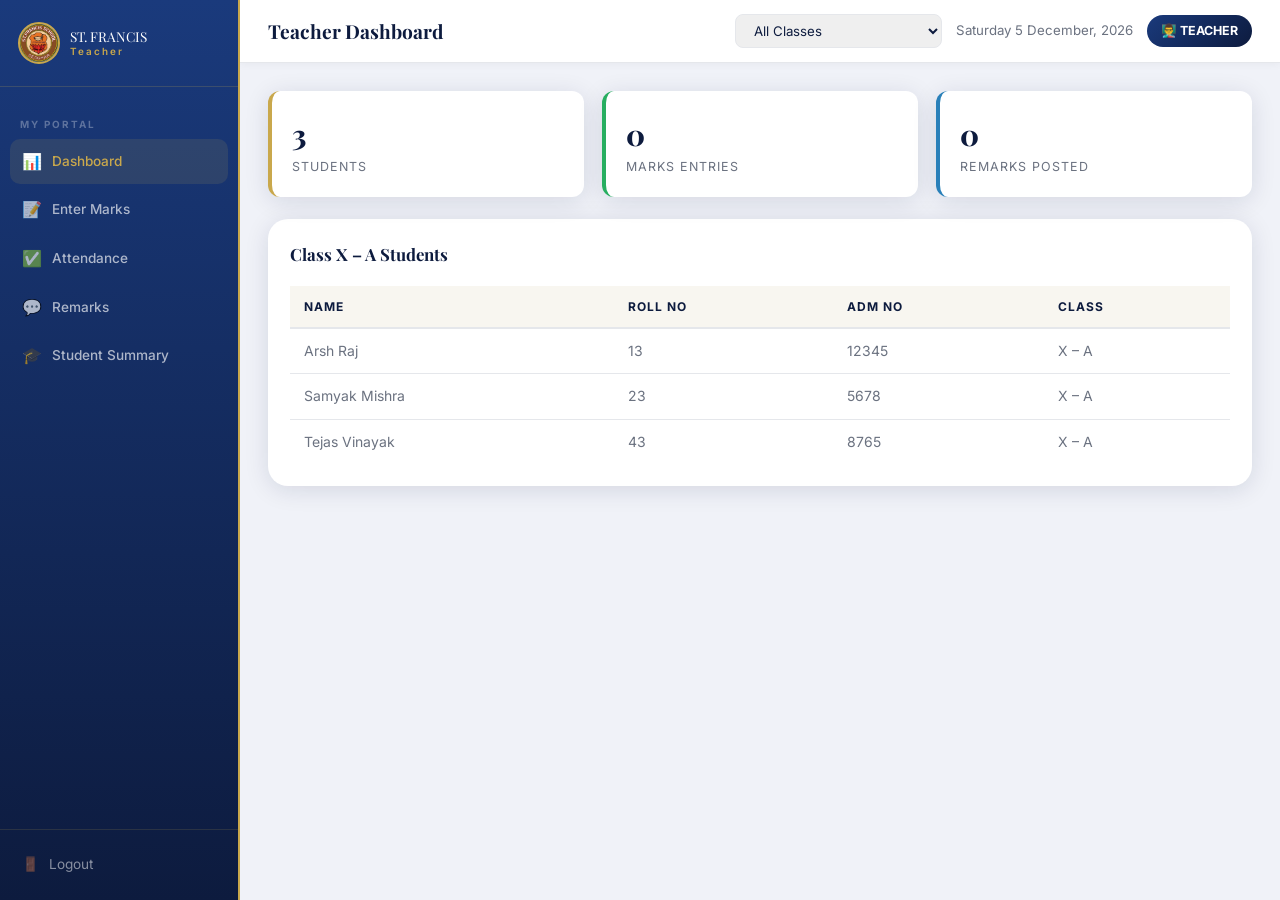
<file: teacher.html>
<!DOCTYPE html>
<html lang="en">
<head>
<meta charset="UTF-8"/><meta name="viewport" content="width=device-width, initial-scale=1.0"/>
<title>Teacher Portal – St. Francis School</title>
<link rel="stylesheet" href="style.css"/>
<link rel="icon" href="PICS/LOGO.jpg" type="image/jpeg"/>
<script src="sfs-data.js"></script>
<style>
body{background:#f0f2f8;}
.dash-layout{display:flex;min-height:100vh;}
.sidebar{width:240px;background:linear-gradient(180deg,#1a3a7c,var(--navy));min-height:100vh;position:fixed;top:0;left:0;z-index:100;display:flex;flex-direction:column;border-right:2px solid var(--gold);}
.sidebar-brand{padding:22px 18px;border-bottom:1px solid rgba(201,168,76,0.2);display:flex;align-items:center;gap:10px;}
.sidebar-brand img{width:42px;height:42px;border-radius:50%;border:2px solid var(--gold);}
.sidebar-brand .t{font-family:'Playfair Display',serif;font-size:0.85rem;color:var(--white);line-height:1.3;}
.sidebar-brand .t span{display:block;color:var(--gold);font-size:0.62rem;letter-spacing:2px;font-family:'Inter',sans-serif;font-weight:600;}
.sidebar-menu{flex:1;padding:16px 10px;}
.menu-label{color:rgba(255,255,255,0.3);font-size:0.62rem;letter-spacing:2px;text-transform:uppercase;font-weight:700;padding:0 10px;margin:14px 0 6px;}
.menu-item{display:flex;align-items:center;gap:10px;padding:10px 12px;border-radius:10px;color:rgba(255,255,255,0.65);font-size:0.85rem;font-weight:500;cursor:pointer;transition:var(--transition);margin-bottom:3px;}
.menu-item:hover,.menu-item.active{background:rgba(201,168,76,0.12);color:var(--gold);}
.menu-item .icon{font-size:1rem;width:20px;text-align:center;}
.sidebar-footer{padding:14px 10px;border-top:1px solid rgba(201,168,76,0.15);}
.logout-btn{display:flex;align-items:center;gap:10px;padding:10px 12px;border-radius:10px;color:rgba(255,255,255,0.5);font-size:0.85rem;cursor:pointer;}
.logout-btn:hover{color:#ff6b6b;background:rgba(192,57,43,0.1);}
.main-content{margin-left:240px;flex:1;}
.topbar{background:var(--white);border-bottom:1px solid var(--light-gray);padding:14px 28px;display:flex;align-items:center;justify-content:space-between;box-shadow:0 2px 8px rgba(0,0,0,0.04);}
.topbar h2{font-size:1.2rem;color:var(--navy);}
.t-badge{background:linear-gradient(135deg,#1a3a7c,var(--navy));color:var(--white);font-size:0.78rem;font-weight:700;padding:6px 14px;border-radius:20px;}
.page{padding:28px;display:none;} .page.active{display:block;}
.card{background:var(--white);border-radius:var(--radius-lg);padding:22px;box-shadow:var(--shadow);margin-bottom:22px;}
.card-header{display:flex;align-items:center;justify-content:space-between;margin-bottom:18px;}
.card-header h3{font-size:1.05rem;color:var(--navy);}
table{width:100%;border-collapse:collapse;}
th{background:var(--off-white);color:var(--navy);font-size:0.75rem;font-weight:700;text-transform:uppercase;letter-spacing:1px;padding:11px 14px;text-align:left;border-bottom:2px solid var(--light-gray);}
td{padding:11px 14px;font-size:0.875rem;color:var(--gray);border-bottom:1px solid var(--light-gray);}
tr:last-child td{border-bottom:none;} tr:hover td{background:#fafbff;color:var(--navy);}
.badge{display:inline-block;padding:3px 10px;border-radius:12px;font-size:0.72rem;font-weight:700;}
.badge-green{background:#d4edda;color:#155724;} .badge-red{background:#f8d7da;color:#721c24;} .badge-gold{background:rgba(201,168,76,0.15);color:var(--gold-dark);}
.form-group{margin-bottom:14px;}
.form-group label{display:block;font-size:0.8rem;font-weight:600;color:var(--navy);margin-bottom:5px;}
.form-group input,.form-group select,.form-group textarea{width:100%;border:1px solid var(--light-gray);border-radius:8px;padding:9px 12px;font-size:0.875rem;font-family:'Inter',sans-serif;color:var(--navy);}
.form-group input:focus,.form-group select:focus,.form-group textarea:focus{outline:none;border-color:var(--gold);}
.form-row{display:grid;grid-template-columns:1fr 1fr 1fr;gap:14px;}
.form-row-2{display:grid;grid-template-columns:1fr 1fr;gap:14px;}
.btn-sm{padding:8px 18px;border:none;border-radius:8px;font-size:0.82rem;font-weight:600;cursor:pointer;transition:var(--transition);}
.btn-gold{background:linear-gradient(135deg,var(--gold),var(--gold-dark));color:var(--navy);}
.btn-red{background:#c0392b;color:var(--white);}
.btn-sm:hover{transform:translateY(-2px);}
.stats-row{display:grid;grid-template-columns:repeat(3,1fr);gap:18px;margin-bottom:22px;}
.stat-box{background:var(--white);border-radius:var(--radius);padding:20px;border-left:4px solid var(--gold);box-shadow:var(--shadow);}
.stat-box .sb-num{font-family:'Playfair Display',serif;font-size:1.8rem;font-weight:800;color:var(--navy);}
.stat-box .sb-label{color:var(--gray);font-size:0.78rem;text-transform:uppercase;letter-spacing:1px;}
.attend-row{display:flex;align-items:center;justify-content:space-between;padding:14px 0;border-bottom:1px solid var(--light-gray);}
.attend-row:last-child{border:none;}
.attend-name{font-weight:600;color:var(--navy);}
.attend-sub{font-size:0.8rem;color:var(--gray);}
.att-wrap{display:flex;gap:8px;}
.att-btn{padding:6px 16px;border:2px solid transparent;border-radius:8px;font-size:0.82rem;font-weight:700;cursor:pointer;transition:var(--transition);}
.att-p{background:#d4edda;color:#155724;border-color:#c3e6cb;}
.att-a{background:#f8d7da;color:#721c24;border-color:#f5c6cb;}
.att-btn.selected{transform:scale(1.08);box-shadow:0 2px 10px rgba(0,0,0,0.18);}
.att-p.selected{background:#27ae60;color:#fff;border-color:#27ae60;}
.att-a.selected{background:#c0392b;color:#fff;border-color:#c0392b;}
.toast{background:#d4edda;border:1px solid #c3e6cb;color:#155724;border-radius:8px;padding:10px 16px;margin-bottom:14px;font-size:0.85rem;display:none;}
.loading{text-align:center;padding:30px;color:var(--gray);font-size:0.9rem;}
</style>
</head>
<body>
<div class="dash-layout">
<div class="sidebar">
  <div class="sidebar-brand"><img src="PICS/LOGO.jpg" alt="Logo"/>
    <div class="t">ST. FRANCIS<span id="sideTeacherName">Teacher Portal</span></div>
  </div>
  <div class="sidebar-menu">
    <div class="menu-label">My Portal</div>
    <div class="menu-item active" onclick="showPage('dashboard',this)"><span class="icon">📊</span> Dashboard</div>
    <div class="menu-item" onclick="showPage('marks',this)"><span class="icon">📝</span> Enter Marks</div>
    <div class="menu-item" onclick="showPage('attendance',this)"><span class="icon">✅</span> Attendance</div>
    <div class="menu-item" onclick="showPage('remarks',this)"><span class="icon">💬</span> Remarks</div>
    <div class="menu-item" onclick="showPage('students',this)"><span class="icon">🎓</span> Student Summary</div>
  </div>
  <div class="sidebar-footer"><div class="logout-btn" onclick="logout()"><span>🚪</span> Logout</div></div>
</div>

<div class="main-content">
  <div class="topbar">
    <h2 id="pageTitle">Teacher Dashboard</h2>
    <div style="display:flex;align-items:center;gap:14px;">
      <select id="classFilter" onchange="applyClassFilter()" style="border:1px solid var(--light-gray);border-radius:8px;padding:7px 14px;font-size:0.83rem;font-family:'Inter',sans-serif;color:var(--navy);cursor:pointer;">
        <option value="">All Classes</option>
        <optgroup label="Nursery"><option>Nursery – A</option><option>Nursery – B</option><option>Nursery – C</option><option>Nursery – D</option><option>Nursery – E</option></optgroup>
        <optgroup label="KG"><option>KG – A</option><option>KG – B</option><option>KG – C</option><option>KG – D</option><option>KG – E</option></optgroup>
        <optgroup label="Class I–V">
          <option>Class I – A</option><option>Class I – B</option><option>Class I – C</option><option>Class I – D</option><option>Class I – E</option>
          <option>Class II – A</option><option>Class II – B</option><option>Class II – C</option><option>Class II – D</option><option>Class II – E</option>
          <option>Class III – A</option><option>Class III – B</option><option>Class III – C</option><option>Class III – D</option><option>Class III – E</option>
          <option>Class IV – A</option><option>Class IV – B</option><option>Class IV – C</option><option>Class IV – D</option><option>Class IV – E</option>
          <option>Class V – A</option><option>Class V – B</option><option>Class V – C</option><option>Class V – D</option><option>Class V – E</option>
        </optgroup>
        <optgroup label="Class VI–X">
          <option>Class VI – A</option><option>Class VI – B</option><option>Class VI – C</option><option>Class VI – D</option><option>Class VI – E</option>
          <option>Class VII – A</option><option>Class VII – B</option><option>Class VII – C</option><option>Class VII – D</option><option>Class VII – E</option>
          <option>Class VIII – A</option><option>Class VIII – B</option><option>Class VIII – C</option><option>Class VIII – D</option><option>Class VIII – E</option>
          <option>Class IX – A</option><option>Class IX – B</option><option>Class IX – C</option><option>Class IX – D</option><option>Class IX – E</option>
          <option>Class X – A</option><option>Class X – B</option><option>Class X – C</option><option>Class X – D</option><option>Class X – E</option>
        </optgroup>
        <optgroup label="Class XI"><option>Class XI – Science</option><option>Class XI – Humanities</option><option>Class XI – Arts</option><option>Class XI – Commerce</option></optgroup>
        <optgroup label="Class XII"><option>Class XII – Science</option><option>Class XII – Humanities</option><option>Class XII – Arts</option><option>Class XII – Commerce</option></optgroup>
      </select>
      <span style="color:var(--gray);font-size:0.83rem;" id="dateStr"></span>
      <div class="t-badge" id="teacherBadge">👨‍🏫 TEACHER</div>
    </div>
  </div>

  <!-- DASHBOARD -->
  <div class="page active" id="page-dashboard">
    <div class="stats-row">
      <div class="stat-box"><div class="sb-num">3</div><div class="sb-label">Students</div></div>
      <div class="stat-box" style="border-color:#27ae60"><div class="sb-num" id="dash-marks">…</div><div class="sb-label">Marks Entries</div></div>
      <div class="stat-box" style="border-color:#2980b9"><div class="sb-num" id="dash-rem">…</div><div class="sb-label">Remarks Posted</div></div>
    </div>
    <div class="card">
      <div class="card-header"><h3>Class X – A Students</h3></div>
      <table><tr><th>Name</th><th>Roll No</th><th>Adm No</th><th>Class</th></tr>
        <tr><td>Arsh Raj</td><td>13</td><td>12345</td><td>X – A</td></tr>
        <tr><td>Samyak Mishra</td><td>23</td><td>5678</td><td>X – A</td></tr>
        <tr><td>Tejas Vinayak</td><td>43</td><td>8765</td><td>X – A</td></tr>
      </table>
    </div>
  </div>

  <!-- MARKS -->
  <div class="page" id="page-marks">
    <div class="card">
      <div class="card-header"><h3>Enter Student Marks</h3></div>
      <div class="toast" id="marksToast">✅ Marks saved!</div>
      <div class="form-row">
        <div class="form-group"><label>Student</label>
          <select id="mStudent">
            <option value="arsh">Arsh Raj (Roll 13)</option>
            <option value="samyak">Samyak Mishra (Roll 23)</option>
            <option value="tejas">Tejas Vinayak (Roll 43)</option>
          </select></div>
        <div class="form-group"><label>Subject</label><input type="text" id="mSubject" placeholder="e.g. Mathematics"/></div>
        <div class="form-group"><label>Exam Type</label>
          <select id="mExam"><option>Quarterly</option><option>Half-Yearly</option><option>Annual</option><option>Class Test</option></select></div>
      </div>
      <div class="form-row-2">
        <div class="form-group"><label>Marks Obtained</label><input type="number" id="mObtained" min="0" max="1000" placeholder="e.g. 85"/></div>
        <div class="form-group"><label>Total Marks</label><input type="number" id="mTotal" value="100" min="1"/></div>
      </div>
      <button class="btn-sm btn-gold" onclick="saveMarks()">Save Marks</button>
    </div>
    <div class="card">
      <div class="card-header"><h3>All Marks Entered</h3></div>
      <div id="allMarksArea"><div class="loading">Loading…</div></div>
    </div>
  </div>

  <!-- ATTENDANCE -->
  <div class="page" id="page-attendance">
    <div class="card">
      <div class="card-header">
        <h3>Mark Attendance</h3>
        <div style="display:flex;gap:10px;align-items:center;">
          <input type="date" id="attDate" style="border:1px solid var(--light-gray);border-radius:8px;padding:7px 12px;font-size:0.85rem;"/>
          <button class="btn-sm btn-gold" onclick="saveAttendance()">Save</button>
        </div>
      </div>
      <div class="toast" id="attToast">✅ Attendance saved!</div>
      <div id="attRows">
        <div class="attend-row">
          <div><div class="attend-name">Arsh Raj</div><div class="attend-sub">Roll: 13 | Adm: 12345</div></div>
          <div class="att-wrap">
            <button class="att-btn att-p selected" id="att-arsh-P" onclick="pickAtt('arsh','P')">Present</button>
            <button class="att-btn att-a" id="att-arsh-A" onclick="pickAtt('arsh','A')">Absent</button>
          </div>
        </div>
        <div class="attend-row">
          <div><div class="attend-name">Samyak Mishra</div><div class="attend-sub">Roll: 23 | Adm: 5678</div></div>
          <div class="att-wrap">
            <button class="att-btn att-p selected" id="att-samyak-P" onclick="pickAtt('samyak','P')">Present</button>
            <button class="att-btn att-a" id="att-samyak-A" onclick="pickAtt('samyak','A')">Absent</button>
          </div>
        </div>
        <div class="attend-row">
          <div><div class="attend-name">Tejas Vinayak</div><div class="attend-sub">Roll: 43 | Adm: 8765</div></div>
          <div class="att-wrap">
            <button class="att-btn att-p selected" id="att-tejas-P" onclick="pickAtt('tejas','P')">Present</button>
            <button class="att-btn att-a" id="att-tejas-A" onclick="pickAtt('tejas','A')">Absent</button>
          </div>
        </div>
      </div>
    </div>
    <div class="card">
      <div class="card-header"><h3>Attendance Log</h3></div>
      <div id="attLogArea"><div class="loading">Loading…</div></div>
    </div>
  </div>

  <!-- REMARKS -->
  <div class="page" id="page-remarks">
    <div class="card">
      <div class="card-header"><h3>Post Remark</h3></div>
      <div class="toast" id="remToast">✅ Remark posted!</div>
      <div class="form-row">
        <div class="form-group"><label>Student</label>
          <select id="rStudent"><option value="arsh">Arsh Raj</option><option value="samyak">Samyak Mishra</option><option value="tejas">Tejas Vinayak</option></select></div>
        <div class="form-group"><label>Type</label>
          <select id="rType"><option>Academic</option><option>Behaviour</option><option>Attendance</option><option>Co-curricular</option></select></div>
        <div class="form-group"><label>Date</label><input type="date" id="rDate"/></div>
      </div>
      <div class="form-group"><label>Remark</label><textarea id="rText" rows="4" placeholder="Write remark…"></textarea></div>
      <button class="btn-sm btn-gold" onclick="postRemark()">Post Remark</button>
    </div>
    <div class="card">
      <div class="card-header"><h3>All Remarks</h3></div>
      <div id="allRemArea"><div class="loading">Loading…</div></div>
    </div>
  </div>

  <!-- STUDENTS SUMMARY -->
  <div class="page" id="page-students">
    <div class="card">
      <div class="card-header"><h3>Student Summary</h3></div>
      <div id="stuSummary"><div class="loading">Loading…</div></div>
    </div>
  </div>
</div>
</div>

<script>
const TEACHER = sessionStorage.getItem('sfs_teacher_name') || 'Teacher';
document.getElementById('teacherBadge').textContent = '👨‍🏫 ' + TEACHER.toUpperCase();
document.getElementById('sideTeacherName').textContent = TEACHER;
document.getElementById('dateStr').textContent = new Date().toLocaleDateString('en-IN',{weekday:'long',year:'numeric',month:'long',day:'numeric'});
document.getElementById('attDate').valueAsDate = new Date();
document.getElementById('rDate').valueAsDate = new Date();

// ── Student registry (fixed + admin-added) ──
const FIXED = [
  {id:'arsh',   name:'Arsh Raj',     roll:'13', admNo:'12345', cls:'Class X – A'},
  {id:'samyak', name:'Samyak Mishra', roll:'23', admNo:'5678',  cls:'Class X – A'},
  {id:'tejas',  name:'Tejas Vinayak', roll:'43', admNo:'8765',  cls:'Class X – A'}
];
let ALL_STU = [...FIXED];

async function initStudents(){
  const data = await fbGet('admin_students') || {};
  const added = Object.entries(data).map(([,s])=>({
    id: ((s.username || (s.name.split(' ')[0]+s.roll))).toLowerCase(),
    name: s.name, roll: s.roll||'—', admNo: s.admNo||'—', cls: s.cls||'—'
  }));
  ALL_STU = [...FIXED, ...added];
  applyClassFilter();
}

// Normalize class strings for reliable comparison
function normalizeClass(c) {
  if (!c) return '';
  return c.replace(/^Class\s+/i, '').replace(/[\u2013\u2014]/g, '-').replace(/\s+/g, '').toLowerCase();
}

// Returns students filtered by selected class
function getFiltered(){
  const cls = document.getElementById('classFilter').value;
  return cls ? ALL_STU.filter(s => normalizeClass(s.cls) === normalizeClass(cls)) : ALL_STU;
}

// Called when class dropdown changes — re-renders current active page
function applyClassFilter(){
  const filtered = getFiltered();

  // Update marks dropdown
  const mSel = document.getElementById('mStudent');
  if(mSel) mSel.innerHTML = filtered.map(s=>`<option value="${s.id}">${s.name} (Roll: ${s.roll})</option>`).join('');

  // Update remarks dropdown
  const rSel = document.getElementById('rStudent');
  if(rSel) rSel.innerHTML = filtered.map(s=>`<option value="${s.id}">${s.name}</option>`).join('');

  // Rebuild attendance rows
  const attRows = document.getElementById('attRows');
  if(attRows){
    attRows.innerHTML = '';
    filtered.forEach(s=>{
      attSel[s.id] = attSel[s.id] || 'P';
      attRows.innerHTML += `
        <div class="attend-row">
          <div><div class="attend-name">${s.name}</div><div class="attend-sub">Roll: ${s.roll} | ${s.cls}</div></div>
          <div class="att-wrap">
            <button class="att-btn att-p selected" id="att-${s.id}-P" onclick="pickAtt('${s.id}','P')">Present</button>
            <button class="att-btn att-a" id="att-${s.id}-A" onclick="pickAtt('${s.id}','A')">Absent</button>
          </div>
        </div>`;
    });
  }

  // Re-render whichever data page is visible
  const active = document.querySelector('.page.active');
  if(!active) return;
  const id = active.id.replace('page-','');
  if(id==='marks') renderMarks();
  if(id==='attendance') renderAttLog();
  if(id==='remarks') renderRemarks();
  if(id==='students') renderStudentSummary();
  if(id==='dashboard') updateDash();
}

// Attendance state
const attSel = {};
function pickAtt(sid, val){
  attSel[sid] = val;
  ['P','A'].forEach(v=>{
    const btn = document.getElementById(`att-${sid}-${v}`);
    if(btn) btn.classList.toggle('selected', v===val);
  });
}

function getGrade(obt,tot){
  const p=(obt/tot)*100;
  if(p>=90)return{g:'A+',c:'badge-green'};if(p>=80)return{g:'A',c:'badge-green'};
  if(p>=70)return{g:'B+',c:'badge-gold'};if(p>=60)return{g:'B',c:'badge-gold'};
  if(p>=50)return{g:'C',c:'badge-gold'};return{g:'F',c:'badge-red'};
}
function toast(id){ const e=document.getElementById(id); e.style.display='block'; setTimeout(()=>e.style.display='none',2500); }

// ── MARKS ──
async function saveMarks(){
  const sid=document.getElementById('mStudent').value;
  const subj=document.getElementById('mSubject').value.trim();
  const exam=document.getElementById('mExam').value;
  const obt=parseInt(document.getElementById('mObtained').value);
  const tot=parseInt(document.getElementById('mTotal').value)||100;
  if(!subj||isNaN(obt)){alert('Fill Subject and Marks Obtained.');return;}
  await fbPush(`marks/${sid}`, {subject:subj, exam, obtained:obt, total:tot, teacher:TEACHER, date:new Date().toLocaleDateString('en-IN')});
  document.getElementById('mSubject').value='';
  document.getElementById('mObtained').value='';
  toast('marksToast');
  renderMarks();
}

async function renderMarks(){
  const area = document.getElementById('allMarksArea');
  area.innerHTML='<div class="loading">Loading…</div>';
  let html='<table><tr><th>Student</th><th>Subject</th><th>Exam</th><th>Marks</th><th>Grade</th><th>By</th><th>Del</th></tr>';
  let any=false;
  for(const s of getFiltered()){
    const data = await fbGet(`marks/${s.id}`);
    if(data){ Object.entries(data).forEach(([key,m])=>{
      const {g,c}=getGrade(m.obtained,m.total);
      html+=`<tr><td>${s.name}</td><td>${m.subject}</td><td>${m.exam}</td><td>${m.obtained}/${m.total}</td><td><span class="badge ${c}">${g}</span></td><td>${m.teacher||''}</td><td><button class="btn-sm btn-red" onclick="delMark('${s.id}','${key}')">✕</button></td></tr>`;
      any=true;
    }); }
  }
  area.innerHTML = any ? html+'</table>' : '<div class="loading">No marks entered yet.</div>';
}
async function delMark(sid,key){ await fbDelete(`marks/${sid}/${key}`); renderMarks(); }

// ── ATTENDANCE ──
async function saveAttendance(){
  const date=document.getElementById('attDate').value;
  if(!date){alert('Select a date.');return;}
  const record = {savedBy:TEACHER};
  ALL_STU.forEach(s=>{ record[s.id] = attSel[s.id] || 'P'; });
  await fbSet(`attendance/${date}`, record);
  toast('attToast');
  renderAttLog();
}

async function renderAttLog(){
  const area=document.getElementById('attLogArea');
  area.innerHTML='<div class="loading">Loading…</div>';
  const data=await fbGet('attendance');
  if(!data||!Object.keys(data).length){area.innerHTML='<div class="loading">No attendance recorded yet.</div>';return;}
  const badge=s=>s==='P'?'<span class="badge badge-green">Present</span>':'<span class="badge badge-red">Absent</span>';
  let html='<table><tr><th>Date</th>'+getFiltered().map(s=>`<th>${s.name}</th>`).join('')+'<th>By</th></tr>';
  Object.entries(data).sort((a,b)=>b[0].localeCompare(a[0])).forEach(([d,v])=>{
    html+=`<tr><td>${d}</td>`+getFiltered().map(s=>`<td>${badge(v[s.id])}</td>`).join('')+`<td>${v.savedBy||''}</td></tr>`;
  });
  area.innerHTML=html+'</table>';
}

// ── REMARKS ──
async function postRemark(){
  const sid=document.getElementById('rStudent').value;
  const type=document.getElementById('rType').value;
  const text=document.getElementById('rText').value.trim();
  const date=document.getElementById('rDate').value;
  if(!text){alert('Write a remark.');return;}
  await fbPush(`remarks/${sid}`, {type, text, date, teacher:TEACHER});
  document.getElementById('rText').value='';
  toast('remToast');
  renderRemarks();
}

async function renderRemarks(){
  const area=document.getElementById('allRemArea');
  area.innerHTML='<div class="loading">Loading…</div>';
  let html='<table><tr><th>Student</th><th>Type</th><th>Remark</th><th>Date</th><th>By</th><th>Del</th></tr>';
  let any=false;
  for(const s of getFiltered()){
    const data=await fbGet(`remarks/${s.id}`);
    if(data){ Object.entries(data).forEach(([key,r])=>{
      html+=`<tr><td>${s.name}</td><td><span class="badge badge-gold">${r.type}</span></td><td>${r.text}</td><td>${r.date}</td><td>${r.teacher||''}</td><td><button class="btn-sm btn-red" onclick="delRemark('${s.id}','${key}')">✕</button></td></tr>`;
      any=true;
    }); }
  }
  area.innerHTML=any?html+'</table>':'<div class="loading">No remarks yet.</div>';
}
async function delRemark(sid,key){ await fbDelete(`remarks/${sid}/${key}`); renderRemarks(); }

// ── STUDENT SUMMARY ──
async function renderStudentSummary(){
  const area=document.getElementById('stuSummary');
  area.innerHTML='<div class="loading">Loading…</div>';
  const attData=await fbGet('attendance')||{};
  const totalDays=Object.keys(attData).length;
  let html='<table><tr><th>Name</th><th>Roll</th><th>Class</th><th>Marks</th><th>Attendance</th><th>Remarks</th></tr>';
  for(const s of getFiltered()){
    const marks=await fbGet(`marks/${s.id}`)||{};
    const rems=await fbGet(`remarks/${s.id}`)||{};
    const present=Object.values(attData).filter(v=>v[s.id]==='P').length;
    const attStr=totalDays>0?`${present}/${totalDays} (${Math.round(present/totalDays*100)}%)`:'—';
    html+=`<tr><td>${s.name}</td><td>${s.roll}</td><td>${s.cls}</td><td>${Object.keys(marks).length}</td><td>${attStr}</td><td>${Object.keys(rems).length}</td></tr>`;
  }
  area.innerHTML=html+'</table>';
}

// ── DASHBOARD ──
async function updateDash(){
  let mc=0, rc=0;
  for(const s of getFiltered()){
    const m=await fbGet(`marks/${s.id}`)||{}; mc+=Object.keys(m).length;
    const r=await fbGet(`remarks/${s.id}`)||{}; rc+=Object.keys(r).length;
  }
  document.getElementById('dash-marks').textContent=mc;
  document.getElementById('dash-rem').textContent=rc;
  document.querySelector('#page-dashboard .stat-box .sb-num').textContent=ALL_STU.length;
}

function showPage(id,el){
  document.querySelectorAll('.page').forEach(p=>p.classList.remove('active'));
  document.querySelectorAll('.menu-item').forEach(m=>m.classList.remove('active'));
  document.getElementById('page-'+id).classList.add('active');
  if(el) el.classList.add('active');
  const titles={dashboard:'Teacher Dashboard',marks:'Enter Marks',attendance:'Mark Attendance',remarks:'Remarks',students:'Student Summary'};
  document.getElementById('pageTitle').textContent=titles[id]||id;
  if(id==='marks') renderMarks();
  if(id==='attendance') renderAttLog();
  if(id==='remarks') renderRemarks();
  if(id==='students') renderStudentSummary();
  if(id==='dashboard') updateDash();
}

function logout(){ sessionStorage.clear(); window.location.href='login.html'; }

// Init — load students first, then dashboard
initStudents().then(()=>updateDash());
</script>

</body>
</html>
</file>
<file: style.css>
@import url('https://fonts.googleapis.com/css2?family=Playfair+Display:wght@400;600;700;800&family=Inter:wght@300;400;500;600;700&display=swap');

:root {
  --navy: #0d1b3e;
  --navy-light: #162550;
  --gold: #c9a84c;
  --gold-light: #e8c96e;
  --gold-dark: #a07830;
  --white: #ffffff;
  --off-white: #f8f6f0;
  --gray: #6b7280;
  --light-gray: #e5e7eb;
  --red: #c0392b;
  --green: #27ae60;
  --shadow: 0 4px 24px rgba(13,27,62,0.12);
  --shadow-lg: 0 8px 40px rgba(13,27,62,0.18);
  --radius: 12px;
  --radius-lg: 20px;
  --transition: all 0.3s ease;
}

* { margin: 0; padding: 0; box-sizing: border-box; }

html { scroll-behavior: smooth; }

body {
  font-family: 'Inter', sans-serif;
  color: var(--navy);
  background: var(--off-white);
  line-height: 1.6;
}

h1, h2, h3, h4 { font-family: 'Playfair Display', serif; }

a { text-decoration: none; color: inherit; }

img { max-width: 100%; }

/* NAVBAR */
.navbar {
  position: fixed; top: 0; left: 0; right: 0; z-index: 1000;
  background: rgba(13,27,62,0.97);
  backdrop-filter: blur(12px);
  padding: 0 40px;
  display: flex; align-items: center; justify-content: space-between;
  height: 72px;
  border-bottom: 2px solid var(--gold);
  box-shadow: 0 2px 20px rgba(0,0,0,0.3);
}

.navbar .brand { display: flex; align-items: center; gap: 14px; }
.navbar .brand img { width: 48px; height: 48px; border-radius: 50%; border: 2px solid var(--gold); }
.navbar .brand-text .name { font-family: 'Playfair Display', serif; font-size: 1.1rem; font-weight: 700; color: var(--white); letter-spacing: 1px; }
.navbar .brand-text .sub { font-size: 0.65rem; color: var(--gold); letter-spacing: 3px; text-transform: uppercase; }

.nav-links { display: flex; align-items: center; gap: 6px; }
.nav-links a {
  color: rgba(255,255,255,0.85); font-size: 0.875rem; font-weight: 500;
  padding: 8px 14px; border-radius: 8px; transition: var(--transition);
  letter-spacing: 0.3px;
}
.nav-links a:hover, .nav-links a.active { color: var(--gold); background: rgba(201,168,76,0.12); }

.btn-login {
  background: linear-gradient(135deg, var(--gold), var(--gold-dark));
  color: var(--navy) !important; font-weight: 700 !important;
  padding: 10px 22px !important; border-radius: 25px !important;
  box-shadow: 0 4px 15px rgba(201,168,76,0.3);
  transition: var(--transition) !important;
}
.btn-login:hover { transform: translateY(-2px); box-shadow: 0 6px 20px rgba(201,168,76,0.45); background: linear-gradient(135deg, var(--gold-light), var(--gold)) !important; }

/* HERO */
.hero {
  min-height: 100vh;
  background: linear-gradient(135deg, var(--navy) 0%, #1a2d6b 50%, #0d1b3e 100%);
  display: flex; align-items: center;
  position: relative; overflow: hidden;
  padding-top: 72px;
}

.hero::before {
  content: '';
  position: absolute; inset: 0;
  background: url('data:image/svg+xml,<svg xmlns="http://www.w3.org/2000/svg" viewBox="0 0 100 100"><circle cx="20" cy="20" r="1" fill="rgba(201,168,76,0.15)"/><circle cx="80" cy="40" r="1.5" fill="rgba(201,168,76,0.1)"/><circle cx="50" cy="80" r="1" fill="rgba(201,168,76,0.12)"/></svg>');
  animation: twinkle 4s ease-in-out infinite alternate;
}

@keyframes twinkle { from { opacity: 0.5; } to { opacity: 1; } }

.hero-content { position: relative; z-index: 2; padding: 0 80px; max-width: 700px; }
.hero-badge {
  display: inline-flex; align-items: center; gap: 8px;
  background: rgba(201,168,76,0.15); border: 1px solid rgba(201,168,76,0.4);
  color: var(--gold); font-size: 0.78rem; font-weight: 600;
  padding: 6px 16px; border-radius: 20px; margin-bottom: 24px;
  letter-spacing: 2px; text-transform: uppercase;
}
.hero h1 { font-size: 4rem; color: var(--white); line-height: 1.1; margin-bottom: 8px; }
.hero h1 span { color: var(--gold); }
.hero p { font-size: 1.15rem; color: rgba(255,255,255,0.75); margin: 20px 0 36px; line-height: 1.8; }

.hero-btns { display: flex; gap: 16px; flex-wrap: wrap; }
.btn-primary {
  background: linear-gradient(135deg, var(--gold), var(--gold-dark));
  color: var(--navy); font-weight: 700; font-size: 0.95rem;
  padding: 14px 32px; border-radius: 30px; border: none; cursor: pointer;
  box-shadow: 0 6px 20px rgba(201,168,76,0.35);
  transition: var(--transition); display: inline-flex; align-items: center; gap: 8px;
}
.btn-primary:hover { transform: translateY(-3px); box-shadow: 0 10px 28px rgba(201,168,76,0.5); }

.btn-outline {
  background: transparent; color: var(--white); font-weight: 600; font-size: 0.95rem;
  padding: 14px 32px; border-radius: 30px; border: 2px solid rgba(255,255,255,0.4);
  cursor: pointer; transition: var(--transition); display: inline-flex; align-items: center; gap: 8px;
}
.btn-outline:hover { border-color: var(--gold); color: var(--gold); transform: translateY(-3px); }

.hero-stats {
  position: absolute; bottom: 60px; right: 80px; z-index: 2;
  display: flex; gap: 24px;
}
.stat-card {
  background: rgba(255,255,255,0.08); backdrop-filter: blur(16px);
  border: 1px solid rgba(201,168,76,0.25); border-radius: 16px;
  padding: 20px 28px; text-align: center;
}
.stat-card .num { font-family: 'Playfair Display', serif; font-size: 2rem; font-weight: 800; color: var(--gold); }
.stat-card .label { font-size: 0.75rem; color: rgba(255,255,255,0.65); letter-spacing: 1px; text-transform: uppercase; }

/* SECTION COMMON */
.section { padding: 90px 80px; }
.section-header { text-align: center; margin-bottom: 60px; }
.section-tag { display: inline-block; color: var(--gold); font-size: 0.78rem; font-weight: 700; letter-spacing: 3px; text-transform: uppercase; margin-bottom: 12px; }
.section-header h2 { font-size: 2.5rem; color: var(--navy); margin-bottom: 16px; }
.section-header p { color: var(--gray); font-size: 1rem; max-width: 560px; margin: 0 auto; }
.divider { width: 60px; height: 3px; background: linear-gradient(90deg, var(--gold), var(--gold-light)); margin: 16px auto 0; border-radius: 2px; }

/* FEATURES */
.features { background: var(--white); }
.features-grid { display: grid; grid-template-columns: repeat(4, 1fr); gap: 28px; }
.feature-card {
  background: var(--off-white); border-radius: var(--radius-lg); padding: 36px 28px;
  text-align: center; border: 1px solid transparent; transition: var(--transition);
  position: relative; overflow: hidden;
}
.feature-card::before {
  content: ''; position: absolute; bottom: 0; left: 0; right: 0; height: 3px;
  background: linear-gradient(90deg, var(--gold), var(--gold-light));
  transform: scaleX(0); transition: var(--transition);
}
.feature-card:hover { border-color: rgba(201,168,76,0.3); transform: translateY(-6px); box-shadow: var(--shadow-lg); }
.feature-card:hover::before { transform: scaleX(1); }
.feature-icon { width: 64px; height: 64px; background: linear-gradient(135deg, var(--navy), var(--navy-light)); border-radius: 16px; display: flex; align-items: center; justify-content: center; margin: 0 auto 20px; font-size: 1.6rem; }
.feature-card h3 { font-size: 1.1rem; color: var(--navy); margin-bottom: 10px; }
.feature-card p { font-size: 0.875rem; color: var(--gray); }

/* NEWS */
.news-grid { display: grid; grid-template-columns: repeat(3, 1fr); gap: 28px; }
.news-card {
  background: var(--white); border-radius: var(--radius-lg); overflow: hidden;
  box-shadow: var(--shadow); transition: var(--transition); border: 1px solid var(--light-gray);
}
.news-card:hover { transform: translateY(-6px); box-shadow: var(--shadow-lg); }
.news-card-img { height: 180px; background: linear-gradient(135deg, var(--navy), var(--navy-light)); position: relative; overflow: hidden; display: flex; align-items: center; justify-content: center; }
.news-badge { position: absolute; top: 12px; left: 12px; background: var(--gold); color: var(--navy); font-size: 0.7rem; font-weight: 700; padding: 4px 10px; border-radius: 12px; text-transform: uppercase; letter-spacing: 1px; }
.news-body { padding: 22px; }
.news-date { font-size: 0.75rem; color: var(--gold); font-weight: 600; margin-bottom: 8px; letter-spacing: 1px; }
.news-body h3 { font-size: 1rem; color: var(--navy); margin-bottom: 10px; line-height: 1.4; }
.news-body p { font-size: 0.85rem; color: var(--gray); }

/* PRINCIPAL */
.principal-section { background: linear-gradient(135deg, var(--navy) 0%, var(--navy-light) 100%); }
.principal-inner { display: grid; grid-template-columns: 380px 1fr; gap: 60px; align-items: center; }
.principal-img-wrap { position: relative; }
.principal-img-wrap img { width: 100%; border-radius: var(--radius-lg); border: 4px solid var(--gold); box-shadow: 0 12px 40px rgba(0,0,0,0.4); }
.principal-badge { position: absolute; bottom: -16px; left: 50%; transform: translateX(-50%); background: linear-gradient(135deg, var(--gold), var(--gold-dark)); color: var(--navy); font-weight: 700; font-size: 0.85rem; padding: 10px 28px; border-radius: 25px; white-space: nowrap; box-shadow: 0 4px 16px rgba(201,168,76,0.4); }
.principal-content .section-tag { text-align: left; display: block; }
.principal-content h2 { color: var(--white); font-size: 2.2rem; margin-bottom: 20px; }
.principal-content p { color: rgba(255,255,255,0.8); line-height: 1.9; margin-bottom: 16px; }
.principal-sig { font-family: 'Playfair Display', serif; font-size: 1.5rem; color: var(--gold); margin-top: 24px; font-style: italic; }
.principal-sig-sub { font-size: 0.8rem; color: rgba(255,255,255,0.6); letter-spacing: 2px; text-transform: uppercase; margin-top: 4px; }

/* TOPPERS */
.toppers-grid { display: grid; grid-template-columns: repeat(4, 1fr); gap: 24px; }
.topper-card {
  background: var(--white); border-radius: var(--radius-lg); padding: 32px 20px;
  text-align: center; border: 1px solid var(--light-gray); transition: var(--transition);
  position: relative; overflow: hidden;
}
.topper-card::after { content: ''; position: absolute; top: 0; left: 0; right: 0; height: 4px; background: linear-gradient(90deg, var(--gold), var(--gold-light)); }
.topper-card:hover { transform: translateY(-6px); box-shadow: var(--shadow-lg); }
.topper-rank { width: 44px; height: 44px; border-radius: 50%; background: linear-gradient(135deg, var(--gold), var(--gold-dark)); display: flex; align-items: center; justify-content: center; font-weight: 800; font-size: 1.1rem; color: var(--navy); margin: 0 auto 16px; }
.topper-avatar { width: 72px; height: 72px; border-radius: 50%; background: linear-gradient(135deg, var(--navy), var(--navy-light)); display: flex; align-items: center; justify-content: center; font-size: 1.8rem; margin: 0 auto 14px; border: 3px solid var(--gold); }
.topper-card h3 { font-size: 1rem; color: var(--navy); margin-bottom: 4px; }
.topper-card .topper-class { font-size: 0.8rem; color: var(--gray); margin-bottom: 12px; }
.topper-card .topper-pct { font-family: 'Playfair Display', serif; font-size: 1.6rem; color: var(--gold); font-weight: 700; }

/* BIRTHDAYS */
.birthdays { background: var(--white); }
.birthday-list { display: grid; grid-template-columns: repeat(3, 1fr); gap: 20px; }
.birthday-item {
  display: flex; align-items: center; gap: 16px;
  background: var(--off-white); border-radius: var(--radius); padding: 18px 20px;
  border: 1px solid var(--light-gray); transition: var(--transition);
}
.birthday-item:hover { border-color: var(--gold); box-shadow: var(--shadow); }
.bday-icon { width: 48px; height: 48px; border-radius: 50%; background: linear-gradient(135deg, var(--gold), var(--gold-dark)); display: flex; align-items: center; justify-content: center; font-size: 1.3rem; flex-shrink: 0; }
.bday-name { font-weight: 600; color: var(--navy); font-size: 0.95rem; }
.bday-class { font-size: 0.8rem; color: var(--gray); }
.bday-date { font-size: 0.78rem; color: var(--gold); font-weight: 600; margin-left: auto; }

/* ABOUT */
.about-inner { display: grid; grid-template-columns: 1fr 1fr; gap: 60px; align-items: center; }
.about-content .section-tag { display: block; text-align: left; }
.about-content h2 { font-size: 2.2rem; color: var(--navy); margin-bottom: 20px; }
.about-content p { color: var(--gray); line-height: 1.9; margin-bottom: 16px; }
.about-values { display: flex; gap: 12px; flex-wrap: wrap; margin-top: 24px; }
.value-tag { background: var(--navy); color: var(--gold); font-size: 0.8rem; font-weight: 600; padding: 8px 18px; border-radius: 20px; letter-spacing: 1px; }
.about-img-grid { display: grid; grid-template-columns: 1fr 1fr; gap: 16px; }
.about-img-item { border-radius: var(--radius); overflow: hidden; background: linear-gradient(135deg, var(--navy) 0%, #1a3a7c 100%); height: 180px; display: flex; align-items: center; justify-content: center; font-size: 2.5rem; }
.about-img-item:first-child { grid-column: 1 / -1; height: 220px; }

/* NOTICE */
.notice-section { background: var(--white); }
.notice-list { max-width: 800px; margin: 0 auto; }
.notice-item {
  display: flex; align-items: flex-start; gap: 20px;
  padding: 22px; border-radius: var(--radius); border: 1px solid var(--light-gray);
  margin-bottom: 16px; transition: var(--transition); background: var(--off-white);
}
.notice-item:hover { border-color: var(--gold); box-shadow: var(--shadow); }
.notice-dot { width: 12px; height: 12px; border-radius: 50%; background: var(--gold); margin-top: 6px; flex-shrink: 0; }
.notice-content h4 { font-size: 1rem; color: var(--navy); margin-bottom: 4px; }
.notice-content p { font-size: 0.85rem; color: var(--gray); }
.notice-date { font-size: 0.75rem; color: var(--gold); font-weight: 600; margin-left: auto; white-space: nowrap; flex-shrink: 0; }

/* CONTACT */
.contact-section { background: linear-gradient(135deg, var(--navy), var(--navy-light)); }
.contact-inner { display: grid; grid-template-columns: 1fr 1fr; gap: 60px; }
.contact-info h2 { color: var(--white); font-size: 2rem; margin-bottom: 28px; }
.contact-item { display: flex; align-items: flex-start; gap: 16px; margin-bottom: 24px; }
.contact-icon { width: 44px; height: 44px; background: rgba(201,168,76,0.15); border: 1px solid rgba(201,168,76,0.3); border-radius: 10px; display: flex; align-items: center; justify-content: center; font-size: 1.1rem; flex-shrink: 0; }
.contact-item h4 { color: var(--gold); font-size: 0.8rem; letter-spacing: 1px; text-transform: uppercase; margin-bottom: 4px; }
.contact-item p { color: rgba(255,255,255,0.8); font-size: 0.9rem; }
.contact-form { background: rgba(255,255,255,0.06); backdrop-filter: blur(12px); border: 1px solid rgba(201,168,76,0.2); border-radius: var(--radius-lg); padding: 36px; }
.form-group { margin-bottom: 20px; }
.form-group label { display: block; color: rgba(255,255,255,0.8); font-size: 0.85rem; font-weight: 500; margin-bottom: 8px; }
.form-group input, .form-group textarea, .form-group select {
  width: 100%; background: rgba(255,255,255,0.08); border: 1px solid rgba(201,168,76,0.25);
  border-radius: 10px; padding: 12px 16px; color: var(--white); font-size: 0.9rem;
  font-family: 'Inter', sans-serif; transition: var(--transition);
}
.form-group input::placeholder, .form-group textarea::placeholder { color: rgba(255,255,255,0.35); }
.form-group input:focus, .form-group textarea:focus { outline: none; border-color: var(--gold); background: rgba(255,255,255,0.12); }
.form-group textarea { resize: vertical; min-height: 110px; }

/* FOOTER */
footer {
  background: #070f26; color: rgba(255,255,255,0.7);
  padding: 60px 80px 30px;
}
.footer-top { display: grid; grid-template-columns: 2fr 1fr 1fr 1fr; gap: 40px; margin-bottom: 40px; }
.footer-brand img { width: 64px; border-radius: 50%; border: 2px solid var(--gold); margin-bottom: 16px; }
.footer-brand h3 { font-family: 'Playfair Display', serif; color: var(--white); font-size: 1.2rem; margin-bottom: 4px; }
.footer-brand .motto { color: var(--gold); font-size: 0.75rem; letter-spacing: 2px; text-transform: uppercase; margin-bottom: 16px; }
.footer-brand p { font-size: 0.85rem; line-height: 1.7; }
.footer-col h4 { color: var(--gold); font-size: 0.8rem; font-weight: 700; letter-spacing: 2px; text-transform: uppercase; margin-bottom: 20px; }
.footer-col a { display: block; color: rgba(255,255,255,0.65); font-size: 0.875rem; margin-bottom: 10px; transition: var(--transition); }
.footer-col a:hover { color: var(--gold); padding-left: 6px; }
.footer-bottom { border-top: 1px solid rgba(255,255,255,0.08); padding-top: 24px; display: flex; justify-content: space-between; align-items: center; }
.footer-bottom p { font-size: 0.8rem; }
.footer-bottom span { color: var(--gold); }

/* MARQUEE */
.ticker { background: var(--gold); padding: 10px 0; overflow: hidden; }
.ticker-inner { display: flex; animation: ticker 30s linear infinite; white-space: nowrap; }
.ticker-inner span { color: var(--navy); font-weight: 600; font-size: 0.85rem; padding: 0 40px; }
@keyframes ticker { from { transform: translateX(0); } to { transform: translateX(-50%); } }

/* SCROLLBAR */
::-webkit-scrollbar { width: 6px; }
::-webkit-scrollbar-track { background: var(--off-white); }
::-webkit-scrollbar-thumb { background: var(--gold); border-radius: 3px; }

/* ANIMATIONS */
@keyframes fadeInUp { from { opacity: 0; transform: translateY(30px); } to { opacity: 1; transform: translateY(0); } }
.fade-in { animation: fadeInUp 0.7s ease forwards; }

/* RESPONSIVE */
@media (max-width: 1024px) {
  .section { padding: 60px 40px; }
  .hero-content { padding: 0 40px; }
  .features-grid, .toppers-grid { grid-template-columns: repeat(2, 1fr); }
  .news-grid, .birthday-list { grid-template-columns: repeat(2, 1fr); }
  .principal-inner, .about-inner, .contact-inner { grid-template-columns: 1fr; }
  .hero-stats { position: static; margin-top: 40px; }
  .footer-top { grid-template-columns: 1fr 1fr; }
}

@media (max-width: 768px) {
  .navbar { padding: 0 20px; }
  .nav-links { display: none; }
  .hero-content { padding: 20px; }
  .hero h1 { font-size: 2.5rem; }
  .features-grid, .toppers-grid, .news-grid, .birthday-list { grid-template-columns: 1fr; }
  .section { padding: 50px 20px; }
  footer { padding: 40px 20px 20px; }
  .footer-top { grid-template-columns: 1fr; }
}
</file>
